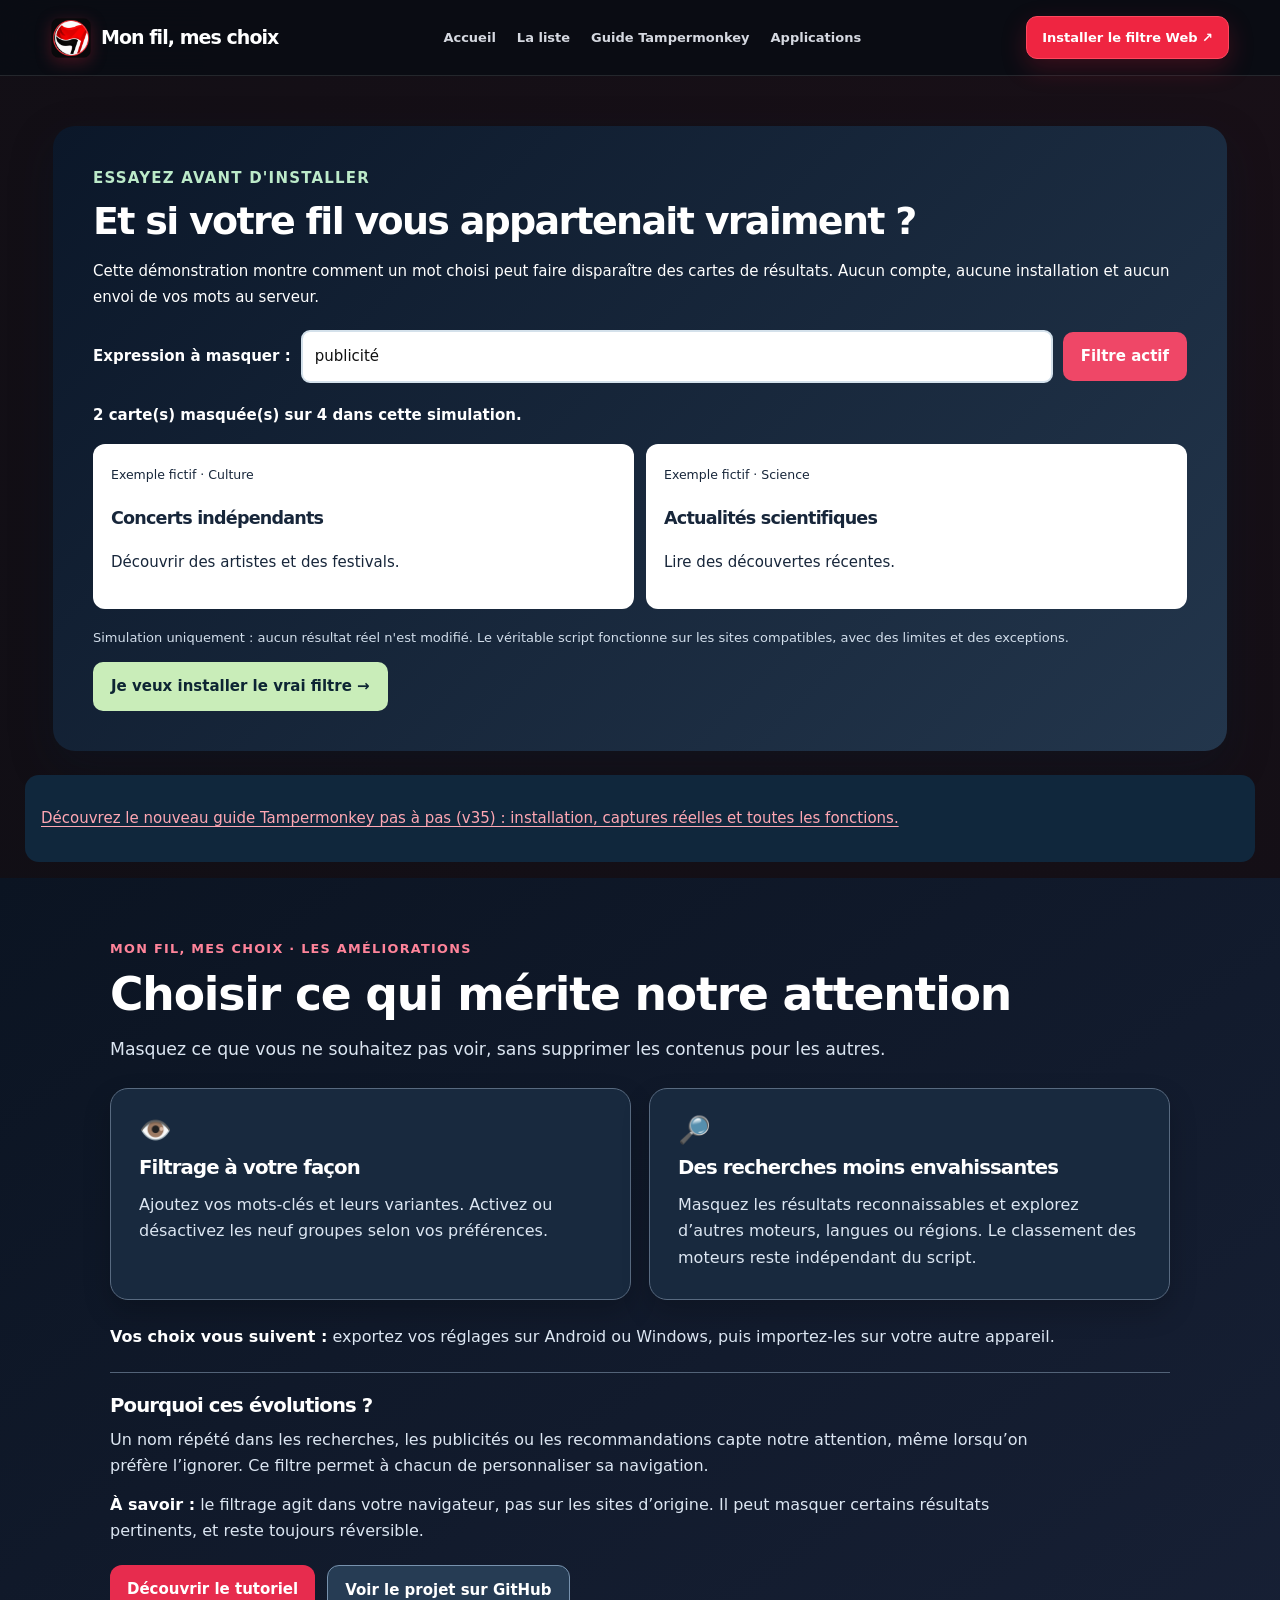
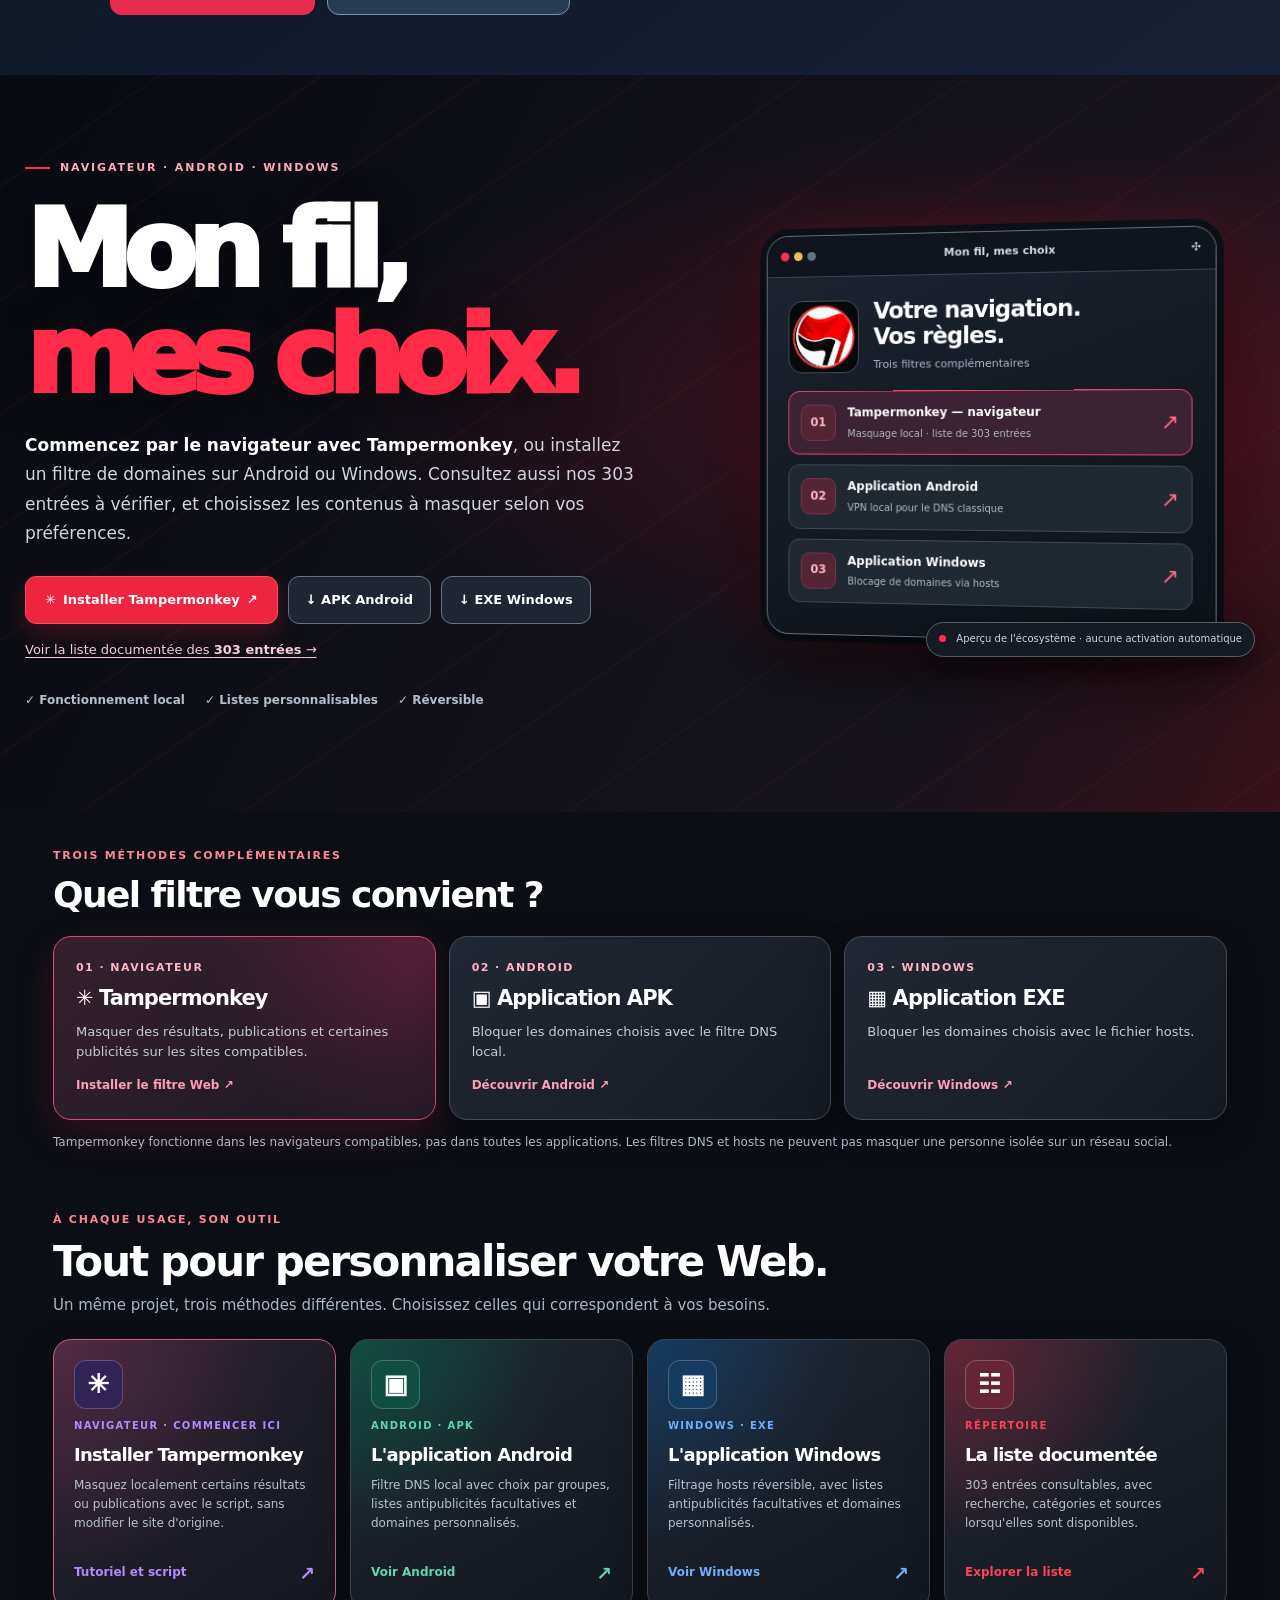
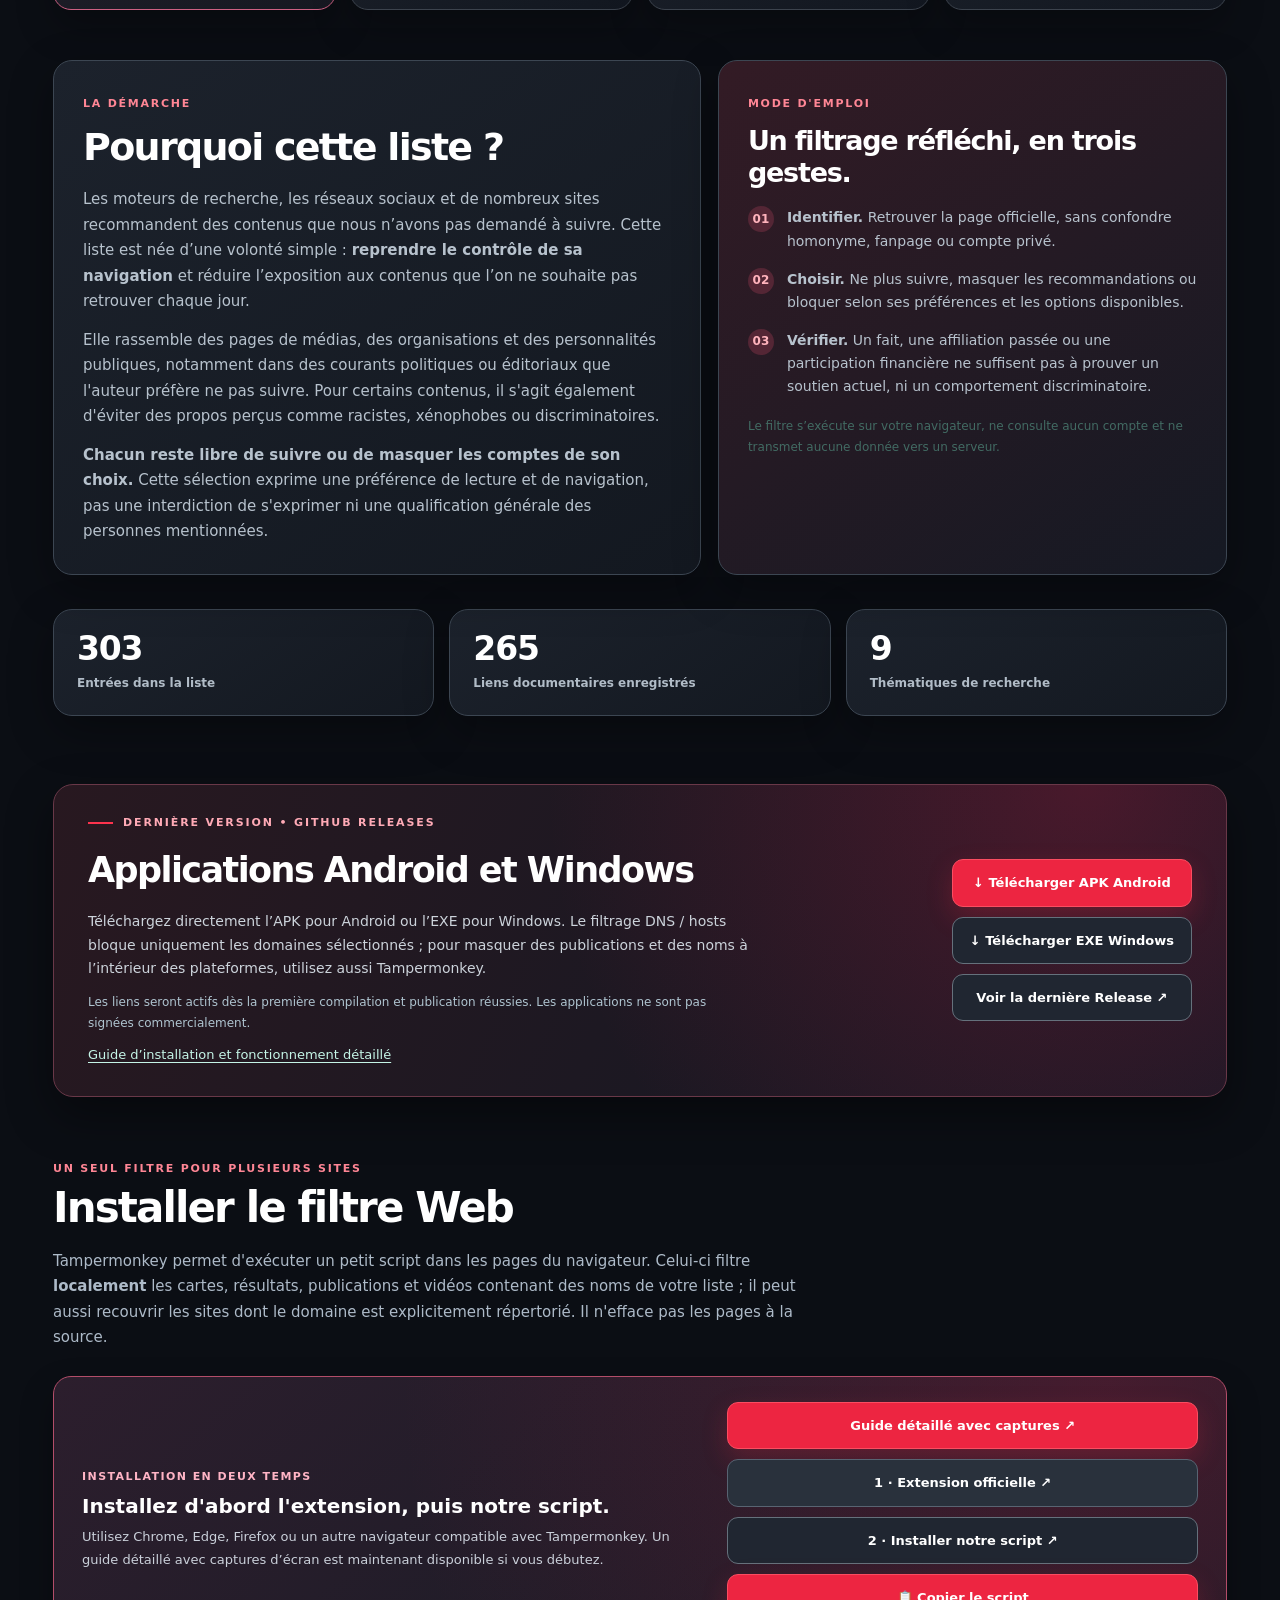
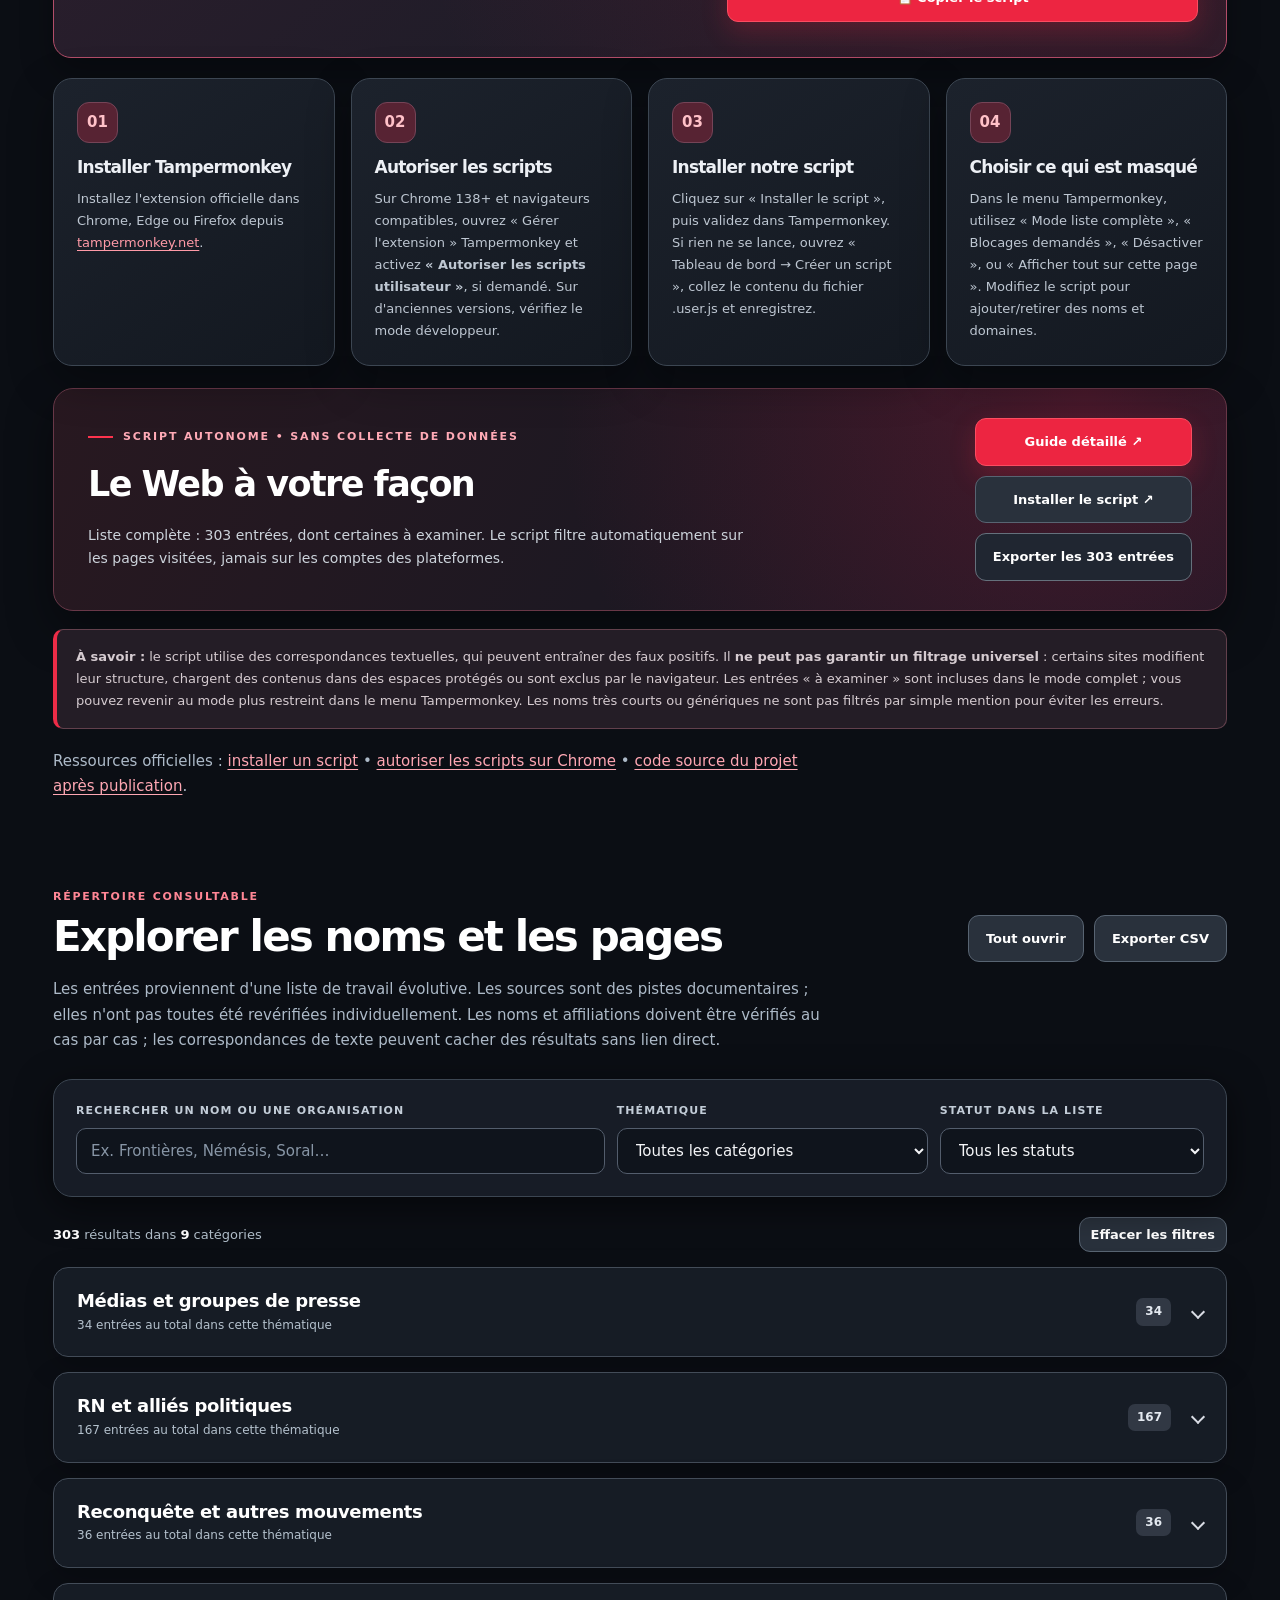
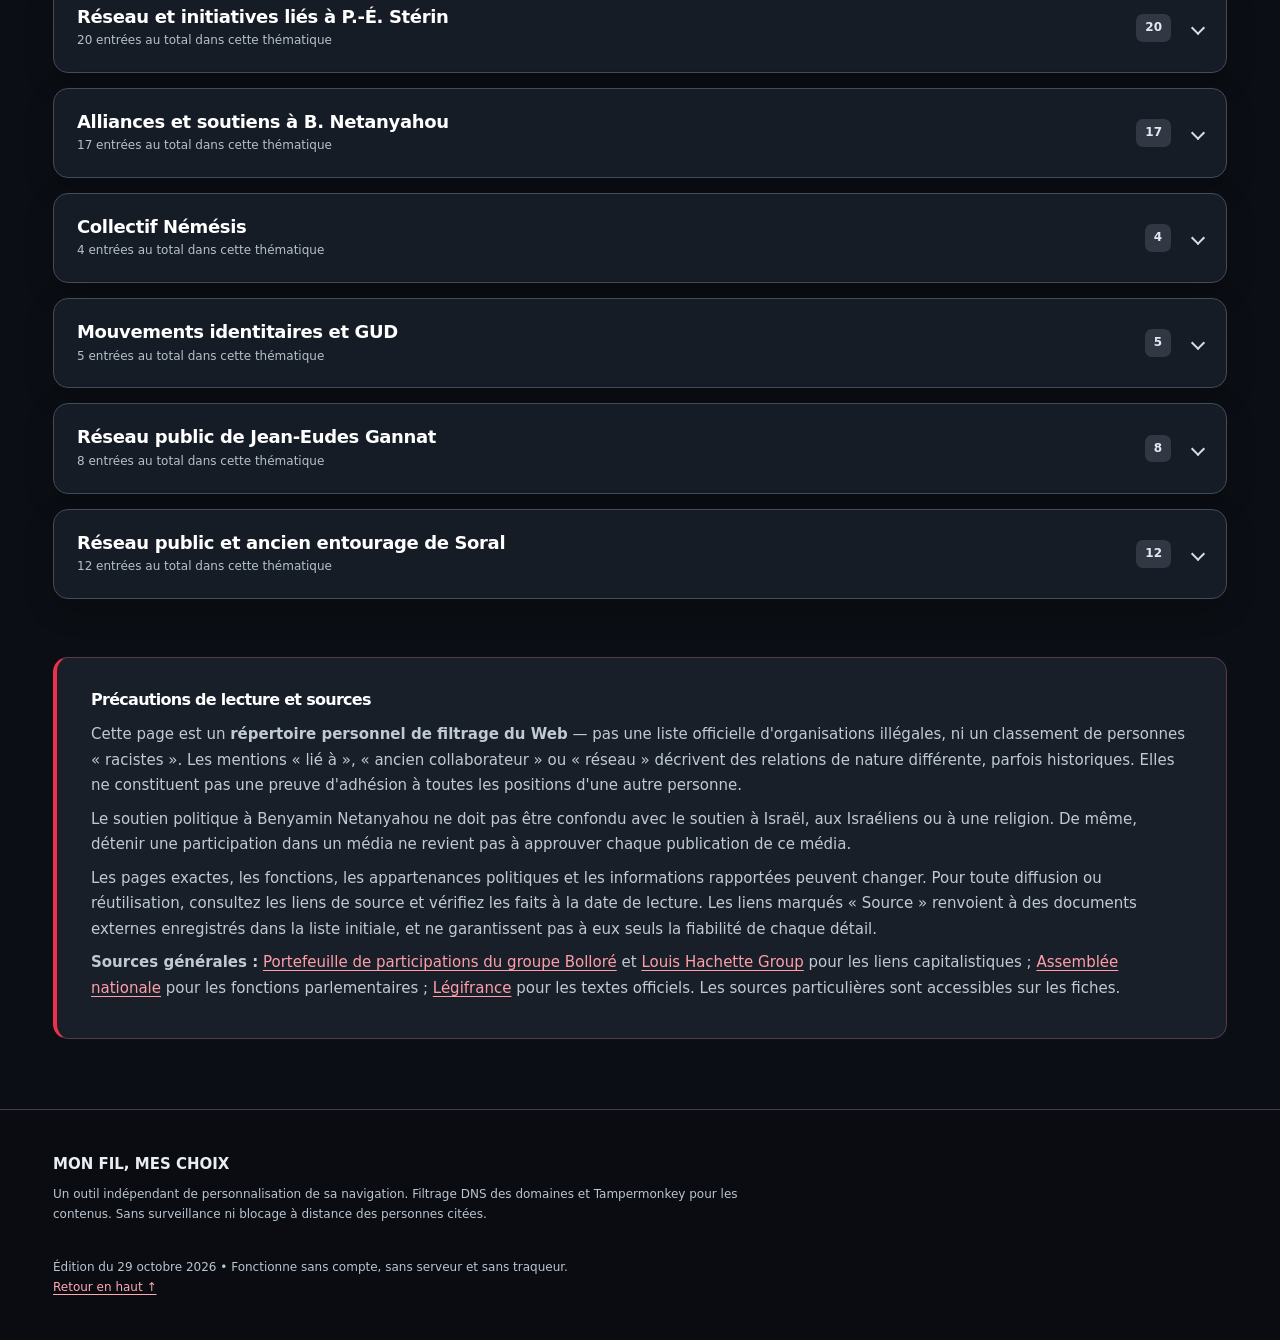
<file: site/index.html>
<!doctype html>
<html lang="fr">
<head>
  <meta charset="UTF-8">
  <meta name="viewport" content="width=device-width, initial-scale=1, viewport-fit=cover">
  <meta name="description" content="Mon fil, mes choix : filtre personnel du Web, tutoriel Tampermonkey et répertoire de 303 pages et comptes publics, avec contexte et sources.">
  <meta name="theme-color" content="#0b1524">
  <link rel="icon" type="image/png" href="./assets/favicon.png">
  <meta property="og:title" content="Mon fil, mes choix — Annuaire et filtre Web personnel">
  <meta property="og:description" content="Une liste documentée pour mieux choisir les pages que l'on souhaite suivre ou masquer, avec recherche, catégories et précautions de vérification.">
  <title>Mon fil, mes choix — Annuaire et filtre Web personnel</title>
  <style>
    :root { color-scheme: light; --ink:#132437; --mid:#46576a; --muted:#6c7d90; --bg:#f3f5f8; --paper:#fff; --navy:#0a1728; --navy2:#11283d; --lime:#d9efb4; --teal:#1d746b; --line:#e2e8ee; --amber:#c87337; --shadow:0 18px 44px rgba(6,24,41,.08); }
    * { box-sizing:border-box; }
    html { scroll-behavior:smooth; }
    body { margin:0; color:var(--ink); background:var(--bg); font-family: Inter, system-ui, -apple-system, 'Segoe UI', sans-serif; font-size:15px; line-height:1.58; }
    button,input,select {font:inherit}
    a {color:var(--teal);text-underline-offset:3px}
    a:hover {text-decoration-thickness:2px}
    .shell {max-width:1190px;margin:auto;padding:0 28px}
    .topbar {background:var(--navy);border-bottom:1px solid #304357;color:#fff;position:relative;z-index:10}
    .topbar-inner {min-height:72px;display:flex;align-items:center;justify-content:space-between;gap:16px}
    .brand{display:flex;align-items:center;gap:12px;text-decoration:none;color:#fff;font-size:14px;font-weight:850;letter-spacing:.02em}
    .mark {width:33px;height:33px;border:1px solid #9fcbac;border-radius:11px;display:grid;place-items:center;color:#d9efb4;font-size:21px}
    .topnav {display:flex;align-items:center;gap:25px}
    .topnav a {color:#d7e0e9;text-decoration:none;font-size:13px;font-weight:650}
    .topnav a:hover {color:#fff}
    .hero {background:radial-gradient(circle at 90% 0%,#27445a 0, transparent 38%),radial-gradient(circle at 2% 90%,#17384d 0,transparent 36%),linear-gradient(130deg,#081525,#142b3d);color:#fff;overflow:hidden}
    .hero-in {position:relative;padding:86px 0 92px}
    .hero-in::after {content:'';position:absolute;width:325px;height:325px;border-radius:50%;right:10px;top:30px;border:1px solid rgba(213,238,193,.2);box-shadow:0 0 0 50px rgba(213,238,193,.023),0 0 0 100px rgba(213,238,193,.022);pointer-events:none}
    .eyebrow {text-transform:uppercase;font-size:11px;font-weight:850;letter-spacing:.19em;color:#d9efb4;display:flex;align-items:center;gap:10px}
    .eyebrow::before {content:'';background:#d9efb4;width:25px;height:2px;display:inline-block}
    h1 {font-family:Georgia, 'Times New Roman', serif;max-width:800px;font-size:clamp(52px,7.2vw,94px);letter-spacing:-.055em;font-weight:500;line-height:1.04;margin:19px 0 25px}
    .hero-lead {max-width:690px;color:#d3dfe6;font-size:18px;line-height:1.75;margin:0 0 28px}
    .hero-meta {display:flex;flex-wrap:wrap;gap:14px;align-items:center;margin-bottom:31px}
    .tag {display:inline-flex;align-items:center;gap:8px;border:1px solid #536679;border-radius:99px;padding:7px 12px;color:#f2f7fb;font-size:12px;font-weight:650}
    .tag .dot {background:#d9efb4;width:7px;height:7px;border-radius:50%}
    .hero-actions,.buttons {display:flex;align-items:center;flex-wrap:wrap;gap:10px}
    .btn {border:1px solid transparent;border-radius:10px;padding:12px 17px;display:inline-flex;align-items:center;justify-content:center;gap:9px;cursor:pointer;font-weight:750;font-size:13px;text-decoration:none;transition:.16s ease;background:#fff;color:var(--ink);min-height:45px}
    .btn:hover {transform:translateY(-1px);filter:brightness(.985)}
    .btn-primary {background:var(--lime);color:#152b28}
    .btn-ghost {background:transparent;color:#fff;border-color:#658094}
    .btn-light {background:#fff;border-color:#d4dce3}
    .btn:focus-visible,select:focus-visible,input:focus-visible,a:focus-visible,summary:focus-visible {outline:3px solid #84bfb0;outline-offset:2px}
    .intro-grid {display:grid;grid-template-columns:1.12fr .88fr;gap:24px;margin-top:-40px;position:relative;z-index:2}
    .paper {background:var(--paper);border:1px solid var(--line);border-radius:18px;box-shadow:var(--shadow)}
    .intro-card {padding:34px 34px 32px}
    .kicker {font-size:11px;letter-spacing:.16em;text-transform:uppercase;color:var(--teal);font-weight:900}
    h2 {font-family:Georgia,'Times New Roman',serif;font-size:clamp(27px,3vw,38px);letter-spacing:-.035em;line-height:1.2;font-weight:500;margin:10px 0 17px}
    .intro-card p {color:var(--mid);margin:0 0 13px}
    .intro-card p:last-child{margin-bottom:0}
    .note-card {padding:32px;background:#e6efe8;border-color:#d0e3d7}
    .note-card h2 {font-size:27px}
    .rule {display:flex;gap:13px;align-items:flex-start;margin:15px 0;color:#2b554c;font-size:14px}
    .rule .num {display:grid;place-items:center;flex-shrink:0;width:26px;height:26px;border-radius:50%;background:#d2e3d6;color:#164c45;font-weight:800;font-size:12px}
    .stats {display:grid;grid-template-columns:repeat(3,minmax(0,1fr));gap:15px;margin:34px 0 18px}
    .stat {padding:21px 23px;background:#fff;border-radius:15px;border:1px solid var(--line)}
    .stat strong {display:block;font-size:33px;line-height:1.1;letter-spacing:-.035em}
    .stat span {display:block;color:var(--mid);margin-top:7px;font-size:12px;font-weight:700}
    .section {padding:42px 0 10px;scroll-margin-top:20px}
    .section-header{display:flex;align-items:flex-end;justify-content:space-between;gap:14px;margin-bottom:15px}
    .section-header h2{margin:4px 0 0}
    .section-intro{max-width:780px;color:var(--mid);margin-top:0;margin-bottom:25px}
    .toolbar{padding:22px;display:grid;grid-template-columns:minmax(0,1.7fr) minmax(200px,1fr) minmax(160px,.85fr);gap:12px;position:sticky;top:0;z-index:5;box-shadow:0 8px 30px rgba(6,24,41,.09)}
    .control label{display:block;font-size:11px;text-transform:uppercase;font-weight:850;letter-spacing:.1em;color:#596b7f;margin-bottom:8px}
    input[type=search], select{background:#f9fafc;border:1px solid #ced8e2;border-radius:10px;width:100%;height:46px;color:#132437;padding:0 14px;outline:none}
    input::placeholder{color:#81909e}
    .resultsbar{display:flex;justify-content:space-between;gap:12px;align-items:center;margin:20px 0 15px;color:var(--mid);font-size:13px;flex-wrap:wrap}
    .resultsbar b{color:var(--ink)}
    .group-list{display:grid;gap:15px}
    .group{background:#fff;border:1px solid #dce4eb;border-radius:15px;overflow:hidden;box-shadow:0 3px 13px rgba(12,34,48,.035)}
    .group-head {display:flex;align-items:center;gap:15px;padding:21px 23px;cursor:pointer;list-style:none}
    .group-head::-webkit-details-marker{display:none}
    .group-title {font-size:18px;line-height:1.3;font-weight:770;letter-spacing:-.02em}
    .group-caption{font-size:12px;color:#66798b;margin-top:3px}
    .group-count {background:#eff3f6;border-radius:7px;padding:4px 9px;font-size:12px;color:#4d6578;font-weight:800;margin-left:auto;white-space:nowrap}
    .chev{border:solid #55687b;border-width:0 2px 2px 0;padding:4px;transform:rotate(45deg);margin-left:7px;transition:transform .2s}
    details[open] .chev {transform:rotate(225deg)}
    .entries{padding:0 17px 16px}
    .entry{border-top:1px solid var(--line);padding:17px 7px;display:grid;grid-template-columns:minmax(0,1fr) auto;gap:12px 18px;align-items:start}
    .entry-title{margin:0;font-size:15px;font-weight:790;color:#193047;line-height:1.3}
    .entry-meta{font-size:12px;color:#708295;margin-top:4px}
    .entry-context{font-size:13px;color:#52657a;margin:10px 0 0;max-width:900px}
    .entry-source{font-size:12px;margin-top:7px}
    .entry-source a{color:#18756f}
    .entry-state{white-space:nowrap;font-size:11px;font-weight:850;padding:5px 9px;border-radius:99px}
    .requested{background:#e0efe3;color:#1e654a}
    .consider{background:#fff0da;color:#96602f}
    .review{background:#eaf0f6;color:#526b85}
    .slim{margin-top:10px;padding:9px 12px;font-size:12px;background:#f7f9fb;border-radius:8px;color:#627388}
    .empty{padding:30px;text-align:center;color:#596b7d}
    .disclaimer{margin:50px 0 70px;padding:29px 34px;background:#fbfcfd;border-left:4px solid #b3c3c7;border-radius:0 13px 13px 0;color:#526579}
    .disclaimer h3{margin:0 0 9px;font-size:16px;color:#2b4256}
    .disclaimer p{margin:8px 0}
    footer{background:#0b1929;color:#e8eef2;padding:42px 0}
    .foot-grid{display:flex;justify-content:space-between;gap:25px;align-items:flex-start;flex-wrap:wrap}
    footer p{max-width:690px;color:#afc1d0;font-size:12px;margin:7px 0 0}
    footer a{color:#cee2c2}
    .toast{position:fixed;bottom:18px;right:18px;background:#19382f;color:#fff;padding:12px 17px;border-radius:10px;box-shadow:var(--shadow);font-size:13px;display:none;z-index:30}
    .toast.show{display:block}
    @media(max-width:790px){.shell{padding:0 17px}.topnav{gap:12px}.topnav a{font-size:11px}.hero-in{padding:62px 0 82px}.hero-in::after{display:none}.hero-lead{font-size:16px}.intro-grid{grid-template-columns:1fr;gap:15px;margin-top:-29px}.intro-card,.note-card{padding:25px}.toolbar{grid-template-columns:1fr 1fr;position:relative}.search-control{grid-column:1/-1}.stats{gap:8px}.stat{padding:16px}.stat strong{font-size:26px}.stat span{font-size:10px}.entry{grid-template-columns:minmax(0,1fr)}.entry-state{justify-self:start}.disclaimer{padding:20px}}
    @media(max-width:450px){.topnav a:nth-child(1){display:none}.hero h1{font-size:53px}.toolbar{grid-template-columns:1fr}.search-control{grid-column:auto}.hero-actions .btn{width:100%}.stat strong{font-size:23px}.group-head{padding:17px}.group-title{font-size:15px}.group-count{padding:4px 6px}.entries{padding:0 11px 12px}.entry{padding:14px 5px}.section-header{display:block}}
    @media print {body{background:#fff!important;font-size:10pt}.topbar,.hero-actions,.toolbar,.resultsbar,.buttons{display:none!important}.hero{color:#000;background:#fff}.hero-in{padding:30px 0}.hero h1{font-size:40px}.hero-lead{color:#333}.hero-meta{color:#333}.tag{border-color:#aaa;color:#333}.intro-grid{grid-template-columns:1fr 1fr;margin:0}.paper,.group{box-shadow:none}.section{padding:10px 0}.group{break-inside:avoid}.entry{break-inside:avoid}.disclaimer{margin:20px 0}.shell{max-width:none}.group-list{display:block}.group{margin-bottom:13px}footer{background:#fff;color:#333;padding:15px}footer p{color:#333}}
    @media(prefers-reduced-motion:reduce){html{scroll-behavior:auto}.btn,.chev{transition:none}}

    .how-grid{display:grid;grid-template-columns:repeat(4,minmax(0,1fr));gap:16px;margin-bottom:22px}
    .how-card{padding:23px;min-height:245px}
    .how-card h3{font-size:17px;line-height:1.3;margin:13px 0 10px}
    .how-card p{font-size:13px;color:var(--mid);margin:0}
    .how-step{display:grid;place-items:center;background:#e6f0e4;border:1px solid #b2d5c5;color:#1d6157;font-weight:900;border-radius:12px;width:41px;height:41px}
    .install-band{background:linear-gradient(125deg,#0a1928,#18404a);color:#fff;border-radius:20px;padding:29px 34px;display:flex;justify-content:space-between;gap:24px;align-items:center}
    .install-band h3{font-size:clamp(23px,3vw,35px);margin:10px 0}
    .install-band p{max-width:660px;color:#c4d5db;font-size:14px;margin:0}
    .install-band .eyebrow{font-size:10px}
    .install-buttons{display:flex;flex-direction:column;gap:10px;flex-shrink:0}
    .btn-outline-white{background:transparent;border-color:#829da8;color:#fff}
    .notice-note{margin-top:18px;background:#fbfcff;border:1px solid #e3e8ee;border-left:4px solid #27766c;color:#3a4a58;padding:16px 19px;border-radius:10px;font-size:13px;line-height:1.7}
    @media(max-width:980px){.how-grid{grid-template-columns:repeat(2,minmax(0,1fr))}.install-band{flex-direction:column;align-items:stretch}.install-buttons{flex-direction:row;flex-wrap:wrap}}
    @media(max-width:600px){.how-grid{grid-template-columns:1fr}.how-card{min-height:0}.install-band{padding:24px 19px}.install-buttons{flex-direction:column}.install-buttons .btn{width:100%}}
  
}
.topnav{flex-wrap:wrap;justify-content:flex-end}.brand img{width:31px;height:31px;object-fit:contain;border-radius:8px}
</style>
<link rel="stylesheet" href="./assets/v8-theme.css">
</head>
<body class="v8 v8-home v10-home">
<header class="v8-header"><div class="v8-wrap v8-header-inner">
  <a class="v8-brand" href="./" aria-label="Mon fil, mes choix — Accueil"><img src="./assets/icone_antifa.png" alt="" width="42" height="42"><span>Mon fil, <strong>mes choix</strong></span></a>
  <nav class="v8-nav" aria-label="Navigation principale"><a href="./">Accueil</a><a href="./#annuaire">La liste</a><a href="./tampermonkey.html">Guide Tampermonkey</a><a href="./dns.html">Applications</a></nav>
  <a class="v8-header-cta" href="./tampermonkey.html">Installer le filtre Web <span aria-hidden="true">↗</span></a>
  <details class="v8-mobile-nav"><summary aria-label="Ouvrir le menu de navigation"><span></span><span></span><span></span></summary><nav aria-label="Navigation mobile"><a href="./">Accueil</a><a href="./#annuaire">Liste de filtrage</a><a href="./tampermonkey.html">Guide Tampermonkey</a><a href="./dns.html">APK et EXE</a></nav></details>
</div></header>
<main id="haut">
<!-- MFM-DEMO-V36-START -->
<section id="demo-invisibilite" class="section" aria-labelledby="demo-title">
 <div class="shell">
  <div style="padding:clamp(20px,4vw,40px);border-radius:22px;background:linear-gradient(135deg,#0b1729,#23364c);color:white;box-shadow:0 16px 44px #091b3140">
   <span style="color:#bceac9;font-weight:800;letter-spacing:.08em">ESSAYEZ AVANT D'INSTALLER</span>
   <h2 id="demo-title" style="color:white;margin:.5rem 0">Et si votre fil vous appartenait vraiment ?</h2>
   <p>Cette démonstration montre comment un mot choisi peut faire disparaître des cartes de résultats. Aucun compte, aucune installation et aucun envoi de vos mots au serveur.</p>
   <div style="display:flex;flex-wrap:wrap;align-items:center;gap:10px;margin:20px 0">
    <label for="demo-terme" style="font-weight:700">Expression à masquer :</label>
    <input id="demo-terme" value="publicité" maxlength="70" autocomplete="off" style="flex:1;min-width:170px;padding:12px;border:2px solid #d4e1eb;border-radius:9px;background:white;color:#111">
    <button id="demo-toggle" type="button" aria-pressed="true" style="background:#ef4767;border:0;color:white;border-radius:10px;padding:12px 18px;font-weight:800;cursor:pointer">Filtre actif</button>
   </div>
   <p id="demo-etat" role="status" aria-live="polite" style="font-weight:700">Démonstration activée.</p>
   <div id="demo-cartes" style="display:grid;grid-template-columns:repeat(auto-fit,minmax(205px,1fr));gap:12px">
    <article data-demo-text="publicité promotion sponsorisée offres" style="background:white;color:#17263a;border-radius:12px;padding:18px"><small>Exemple fictif · Annonce</small><h3>Publicité et promotions</h3><p>Une offre commerciale mise en avant.</p></article>
    <article data-demo-text="musique concerts festivals" style="background:white;color:#17263a;border-radius:12px;padding:18px"><small>Exemple fictif · Culture</small><h3>Concerts indépendants</h3><p>Découvrir des artistes et des festivals.</p></article>
    <article data-demo-text="publicité réseaux sociaux ciblage" style="background:white;color:#17263a;border-radius:12px;padding:18px"><small>Exemple fictif · Réseaux</small><h3>Publicité sur les réseaux</h3><p>Comprendre les recommandations commerciales.</p></article>
    <article data-demo-text="science environnement recherche" style="background:white;color:#17263a;border-radius:12px;padding:18px"><small>Exemple fictif · Science</small><h3>Actualités scientifiques</h3><p>Lire des découvertes récentes.</p></article>
   </div>
   <p style="font-size:13px;color:#d2deeb;margin-top:18px">Simulation uniquement : aucun résultat réel n'est modifié. Le véritable script fonctionne sur les sites compatibles, avec des limites et des exceptions.</p>
   <a href="./tampermonkey.html#nouveau-guide" style="display:inline-block;padding:12px 18px;background:#c9edb9;color:#0d2533;border-radius:10px;font-weight:800;text-decoration:none">Je veux installer le vrai filtre →</a>
  </div>
 </div>
</section>
<script>
(()=>{
 const field=document.getElementById('demo-terme'), toggle=document.getElementById('demo-toggle'), state=document.getElementById('demo-etat');
 const cards=[...document.querySelectorAll('#demo-cartes article')];
 let active=true;
 const normalize=s=>String(s).normalize('NFD').replace(/[\u0300-\u036f]/g,'').toLowerCase().trim();
 function update(){
  const term=normalize(field.value);let count=0;
  for(const card of cards){const hide=active && term.length>=3 && normalize(card.dataset.demoText).includes(term);card.hidden=hide;card.style.display=hide?'none':'';if(hide)count++}
  toggle.textContent=active?'Filtre actif':'Filtre désactivé';toggle.setAttribute('aria-pressed',String(active));
  state.textContent=active?`${count} carte(s) masquée(s) sur ${cards.length} dans cette simulation.`:'Toutes les cartes sont réaffichées.';
 }
 field.addEventListener('input',update);toggle.addEventListener('click',()=>{active=!active;update()});update();
})();
</script>
<!-- MFM-DEMO-V36-END -->
<div class="shell" style="margin:16px auto;padding:16px;border-radius:14px;background:#10273c;color:white"><p><a href="./tampermonkey.html#nouveau-guide">Découvrez le nouveau guide Tampermonkey pas à pas (v35) : installation, captures réelles et toutes les fonctions.</a></p></div>
<!-- MFM-NOUVEAUTES-V33 -->
<style id="mfm-avancees-v45-style">
  #avancees.mfm-v45 {background:linear-gradient(145deg,#0b1422 0%,#172035 100%)!important;color:#f5f7fb!important;padding:clamp(28px,5vw,60px) 0!important;overflow:hidden}
  #avancees.mfm-v45 .shell{max-width:1120px;width:100%;margin:auto;padding:0 clamp(16px,4vw,30px);box-sizing:border-box}
  #avancees.mfm-v45 .mfm45-kicker{font-size:.8rem;font-weight:800;letter-spacing:.10em;text-transform:uppercase;color:#ff849a!important}
  #avancees.mfm-v45 h2{font-size:clamp(1.8rem,4vw,2.85rem)!important;line-height:1.14!important;color:#fff!important;margin:10px 0 14px!important;letter-spacing:-.025em;overflow-wrap:break-word}
  #avancees.mfm-v45 h3{font-size:1.23rem!important;line-height:1.3!important;color:#fff!important;margin:0 0 11px!important}
  #avancees.mfm-v45 p,#avancees.mfm-v45 .mfm45-description{color:#dce6f2!important;font-size:1rem!important;line-height:1.65!important;opacity:1!important}
  #avancees.mfm-v45 .mfm45-lead{max-width:780px;margin:0 0 24px!important;font-size:1.08rem!important}
  #avancees.mfm-v45 .mfm45-grid{display:grid;grid-template-columns:repeat(2,minmax(0,1fr));gap:18px;margin:24px 0}
  #avancees.mfm-v45 .mfm45-card{min-width:0;border:1px solid #586a80!important;background:#18293e!important;border-radius:18px;padding:clamp(20px,3vw,28px);box-shadow:0 12px 28px #0003;color:#fff!important}
  #avancees.mfm-v45 .mfm45-icon{font-size:1.65rem;margin-bottom:12px;line-height:1}
  #avancees.mfm-v45 .mfm45-card p{margin:0!important}
  #avancees.mfm-v45 .mfm45-foot{margin-top:22px;padding-top:20px;border-top:1px solid #536378}
  #avancees.mfm-v45 .mfm45-foot h3{margin:0 0 8px!important}
  #avancees.mfm-v45 .mfm45-foot p{margin:0 0 12px!important;max-width:930px}
  #avancees.mfm-v45 .mfm45-links{display:flex;flex-wrap:wrap;gap:12px;margin-top:20px}
  #avancees.mfm-v45 .mfm45-links a{display:inline-block;background:#e72c4e!important;color:#fff!important;padding:12px 17px;border-radius:12px;font-weight:750;text-decoration:none!important}
  #avancees.mfm-v45 .mfm45-links a+ a{background:#263c54!important;border:1px solid #7792ae}
  #avancees.mfm-v45 .mfm45-links a:focus-visible{outline:3px solid #fff;outline-offset:3px}
  @media(max-width:700px){
    #avancees.mfm-v45 .mfm45-grid{grid-template-columns:1fr;gap:14px}
    #avancees.mfm-v45 .mfm45-card{padding:20px}
    #avancees.mfm-v45 .mfm45-links{flex-direction:column}
    #avancees.mfm-v45 .mfm45-links a{text-align:center}
  }
</style>
<section class="section mfm-v45" id="avancees" aria-label="Ce que permet le filtre Web">
 <div class="shell">
  <div class="mfm45-kicker">Mon fil, mes choix · Les améliorations</div>
  <h2>Choisir ce qui mérite notre attention</h2>
  <p class="mfm45-lead">Masquez ce que vous ne souhaitez pas voir, sans supprimer les contenus pour les autres.</p>
  <div class="mfm45-grid">
   <article class="mfm45-card">
    <div class="mfm45-icon" aria-hidden="true">👁️</div>
    <h3>Filtrage à votre façon</h3>
    <p>Ajoutez vos mots-clés et leurs variantes. Activez ou désactivez les neuf groupes selon vos préférences.</p>
   </article>
   <article class="mfm45-card">
    <div class="mfm45-icon" aria-hidden="true">🔎</div>
    <h3>Des recherches moins envahissantes</h3>
    <p>Masquez les résultats reconnaissables et explorez d’autres moteurs, langues ou régions. Le classement des moteurs reste indépendant du script.</p>
   </article>
  </div>
  <p class="mfm45-description"><strong style="color:#fff">Vos choix vous suivent :</strong> exportez vos réglages sur Android ou Windows, puis importez-les sur votre autre appareil.</p>
  <div class="mfm45-foot">
   <h3>Pourquoi ces évolutions ?</h3>
   <p>Un nom répété dans les recherches, les publicités ou les recommandations capte notre attention, même lorsqu’on préfère l’ignorer. Ce filtre permet à chacun de personnaliser sa navigation.</p>
   <p><strong style="color:#fff">À savoir :</strong> le filtrage agit dans votre navigateur, pas sur les sites d’origine. Il peut masquer certains résultats pertinents, et reste toujours réversible.</p>
  </div>
  <div class="mfm45-links"><a href="./tampermonkey.html">Découvrir le tutoriel</a><a href="https://github.com/janintibo-art/mon-fil-mes-choix" rel="noopener noreferrer">Voir le projet sur GitHub</a></div>
 </div>
</section>
<!-- /MFM-NOUVEAUTES-V33 -->

  <section class="hero v8-hero"><div class="shell hero-in v8-hero-grid">
  <div class="v8-hero-copy"><div class="eyebrow">NAVIGATEUR · ANDROID · WINDOWS</div>
    <h1>Mon fil,<br><em>mes choix.</em></h1>
    <p class="hero-lead"><strong>Commencez par le navigateur avec Tampermonkey</strong>, ou installez un filtre de domaines sur Android ou Windows. Consultez aussi nos 303 entrées à vérifier, et choisissez les contenus à masquer selon vos préférences.</p>
    <div class="hero-actions v8-hero-actions v10-hero-actions"><a class="btn btn-primary v10-primary-cta" href="./tampermonkey.html" aria-label="Ouvrir le guide détaillé Tampermonkey avec captures d’écran"><span aria-hidden="true">✳</span> Installer Tampermonkey <span aria-hidden="true">↗</span></a><a class="btn btn-ghost" href="https://github.com/janintibo-art/mon-fil-mes-choix/releases/latest/download/MonFilMesChoix_DNS.apk" rel="noopener noreferrer" aria-label="Télécharger l'application Android APK">↓ APK Android</a><a class="btn btn-ghost" href="https://github.com/janintibo-art/mon-fil-mes-choix/releases/latest/download/MonFilMesChoix_DNS.exe" rel="noopener noreferrer" aria-label="Télécharger le logiciel Windows EXE">↓ EXE Windows</a></div>
    <p class="v10-small-link"><a href="#annuaire">Voir la liste documentée des <strong>303 entrées</strong> <span aria-hidden="true">→</span></a></p>
    <div class="v8-hero-foot"><span>✓ Fonctionnement local</span><span>✓ Listes personnalisables</span><span>✓ Réversible</span></div>
  </div>
  <div class="v8-hero-visual" aria-label="Aperçu illustratif des outils de filtrage"><div class="v8-flag-glow"></div>
    <div class="v8-monitor"><div class="v8-window-head"><span class="v8-window-dots"><i></i><i></i><i></i></span><span>Mon fil, mes choix</span><span class="v8-window-cross">✣</span></div>
      <div class="v8-window-content"><div class="v8-window-title"><img src="./assets/icone_antifa.png" alt="" width="74" height="74"><div><strong>Votre navigation.<br>Vos règles.</strong><small>Trois filtres complémentaires</small></div></div>
        <div class="v8-visual-rule v10-visual-main"><span class="v8-visual-square">01</span><div><strong>Tampermonkey — navigateur</strong><small>Masquage local · liste de <span id="hero-count">303</span> entrées</small></div><span class="v8-visual-arrow">↗</span></div>
        <div class="v8-visual-rule"><span class="v8-visual-square">02</span><div><strong>Application Android</strong><small>VPN local pour le DNS classique</small></div><span class="v8-visual-arrow">↗</span></div>
        <div class="v8-visual-rule"><span class="v8-visual-square">03</span><div><strong>Application Windows</strong><small>Blocage de domaines via hosts</small></div><span class="v8-visual-arrow">↗</span></div>
      </div>
    </div>
    <div class="v8-float-note"><span class="v8-tiny-dot"></span> Aperçu de l'écosystème · aucune activation automatique</div>
  </div>
</div></section>
  <div class="shell">
    <section class="v10-tool-bar" aria-label="Choisir sa méthode de filtrage">
      <div class="v10-tool-heading"><span class="kicker">TROIS MÉTHODES COMPLÉMENTAIRES</span><h2>Quel filtre vous convient&nbsp;?</h2></div>
      <div class="v10-tool-grid">
        <a href="./tampermonkey.html" class="v10-tool v10-tool-featured"><span class="v10-tool-num">01 · NAVIGATEUR</span><strong>✳ Tampermonkey</strong><span>Masquer des résultats, publications et certaines publicités sur les sites compatibles.</span><b>Installer le filtre Web ↗</b></a>
        <a href="./dns.html#android" class="v10-tool"><span class="v10-tool-num">02 · ANDROID</span><strong>▣ Application APK</strong><span>Bloquer les domaines choisis avec le filtre DNS local.</span><b>Découvrir Android ↗</b></a>
        <a href="./dns.html#windows" class="v10-tool"><span class="v10-tool-num">03 · WINDOWS</span><strong>▦ Application EXE</strong><span>Bloquer les domaines choisis avec le fichier hosts.</span><b>Découvrir Windows ↗</b></a>
      </div>
      <p class="v10-tool-foot">Tampermonkey fonctionne dans les navigateurs compatibles, pas dans toutes les applications. Les filtres DNS et hosts ne peuvent pas masquer une personne isolée sur un réseau social.</p>
    </section>
    <section class="v8-feature-section" aria-label="Découvrir les outils"><div class="v8-section-top"><span class="kicker">À CHAQUE USAGE, SON OUTIL</span><h2>Tout pour personnaliser votre Web.</h2><p>Un même projet, trois méthodes différentes. Choisissez celles qui correspondent à vos besoins.</p></div>
 <div class="v8-feature-grid">
  <a class="v8-feature-card card-violet v10-featured-card" href="./tampermonkey.html"><span class="v8-feature-icon" aria-hidden="true">✳</span><span class="v8-feature-caption">NAVIGATEUR · COMMENCER ICI</span><strong>Installer Tampermonkey</strong><span>Masquez localement certains résultats ou publications avec le script, sans modifier le site d'origine.</span><span class="v8-feature-link">Tutoriel et script <b>↗</b></span></a>
  <a class="v8-feature-card card-green" href="./dns.html#android"><span class="v8-feature-icon" aria-hidden="true">▣</span><span class="v8-feature-caption">ANDROID · APK</span><strong>L'application Android</strong><span>Filtre DNS local avec choix par groupes, listes antipublicités facultatives et domaines personnalisés.</span><span class="v8-feature-link">Voir Android <b>↗</b></span></a>
  <a class="v8-feature-card card-blue" href="./dns.html#windows"><span class="v8-feature-icon" aria-hidden="true">▦</span><span class="v8-feature-caption">WINDOWS · EXE</span><strong>L'application Windows</strong><span>Filtrage hosts réversible, avec listes antipublicités facultatives et domaines personnalisés.</span><span class="v8-feature-link">Voir Windows <b>↗</b></span></a>
  <a class="v8-feature-card card-red" href="#annuaire"><span class="v8-feature-icon" aria-hidden="true">☷</span><span class="v8-feature-caption">RÉPERTOIRE</span><strong>La liste documentée</strong><span>303 entrées consultables, avec recherche, catégories et sources lorsqu'elles sont disponibles.</span><span class="v8-feature-link">Explorer la liste <b>↗</b></span></a>
 </div>
</section>
<section id="pourquoi" class="intro-grid" aria-label="Présentation et objectifs">
      <article class="paper intro-card"><span class="kicker">La démarche</span><h2>Pourquoi cette liste ?</h2>
        <p>Les moteurs de recherche, les réseaux sociaux et de nombreux sites recommandent des contenus que nous n’avons pas demandé à suivre. Cette liste est née d’une volonté simple : <strong>reprendre le contrôle de sa navigation</strong> et réduire l’exposition aux contenus que l’on ne souhaite pas retrouver chaque jour.</p>
        <p>Elle rassemble des pages de médias, des organisations et des personnalités publiques, notamment dans des courants politiques ou éditoriaux que l'auteur préfère ne pas suivre. Pour certains contenus, il s'agit également d'éviter des propos perçus comme racistes, xénophobes ou discriminatoires.</p>
        <p><strong>Chacun reste libre de suivre ou de masquer les comptes de son choix.</strong> Cette sélection exprime une préférence de lecture et de navigation, pas une interdiction de s'exprimer ni une qualification générale des personnes mentionnées.</p>
      </article>
      <aside class="paper note-card"><span class="kicker">Mode d'emploi</span><h2>Un filtrage réfléchi, en trois gestes.</h2>
        <div class="rule"><span class="num">01</span><span><strong>Identifier.</strong> Retrouver la page officielle, sans confondre homonyme, fanpage ou compte privé.</span></div>
        <div class="rule"><span class="num">02</span><span><strong>Choisir.</strong> Ne plus suivre, masquer les recommandations ou bloquer selon ses préférences et les options disponibles.</span></div>
        <div class="rule"><span class="num">03</span><span><strong>Vérifier.</strong> Un fait, une affiliation passée ou une participation financière ne suffisent pas à prouver un soutien actuel, ni un comportement discriminatoire.</span></div>
        <p style="font-size:12px;color:#426b63;margin:18px 0 0">Le filtre s’exécute sur votre navigateur, ne consulte aucun compte et ne transmet aucune donnée vers un serveur.</p>
      </aside>
    </section>
    <div class="stats" aria-label="Résumé de la liste"><div class="stat"><strong id="stat-total">303</strong><span>Entrées dans la liste</span></div><div class="stat"><strong id="stat-sources">—</strong><span>Liens documentaires enregistrés</span></div><div class="stat"><strong>9</strong><span>Thématiques de recherche</span></div></div>

    <section class="section" id="applications" aria-label="Télécharger les applications Android et Windows">
      <div class="install-band">
        <div>
          <span class="eyebrow">Dernière version • GitHub Releases</span>
          <h3>Applications Android et Windows</h3>
          <p>Téléchargez directement l’APK pour Android ou l’EXE pour Windows. Le filtrage DNS / hosts bloque uniquement les domaines sélectionnés ; pour masquer des publications et des noms à l’intérieur des plateformes, utilisez aussi Tampermonkey.</p>
          <p style="margin-top:11px;font-size:12px;color:#afc4d0">Les liens seront actifs dès la première compilation et publication réussies. Les applications ne sont pas signées commercialement.</p>
          <a href="./dns.html" style="display:inline-block;color:#c5f5e7;font-size:13px;margin-top:11px">Guide d’installation et fonctionnement détaillé</a>
        </div>
        <div class="install-buttons">
          <a class="btn btn-primary" href="https://github.com/janintibo-art/mon-fil-mes-choix/releases/latest/download/MonFilMesChoix_DNS.apk" rel="noopener noreferrer" aria-label="Télécharger directement l'APK Android depuis la dernière Release GitHub">↓ Télécharger APK Android</a>
          <a class="btn btn-outline-white" href="https://github.com/janintibo-art/mon-fil-mes-choix/releases/latest/download/MonFilMesChoix_DNS.exe" rel="noopener noreferrer" aria-label="Télécharger directement l'EXE Windows depuis la dernière Release GitHub">↓ Télécharger EXE Windows</a>
          <a class="btn btn-outline-white" href="https://github.com/janintibo-art/mon-fil-mes-choix/releases/latest" rel="noopener noreferrer">Voir la dernière Release ↗</a>
        </div>
      </div>
    </section>

    <section class="section" id="tampermonkey" aria-label="Installer Tampermonkey et le filtre Web">
      <div class="section-header"><div><span class="kicker">Un seul filtre pour plusieurs sites</span><h2>Installer le filtre Web</h2></div></div>
      <p class="section-intro">Tampermonkey permet d'exécuter un petit script dans les pages du navigateur. Celui-ci filtre <strong>localement</strong> les cartes, résultats, publications et vidéos contenant des noms de votre liste ; il peut aussi recouvrir les sites dont le domaine est explicitement répertorié. Il n'efface pas les pages à la source.</p>
      <div class="v10-script-steps" aria-label="Accès direct à Tampermonkey et au script">
        <div><span class="v10-tool-num">INSTALLATION EN DEUX TEMPS</span><strong>Installez d'abord l'extension, puis notre script.</strong><p>Utilisez Chrome, Edge, Firefox ou un autre navigateur compatible avec Tampermonkey. Un guide détaillé avec captures d’écran est maintenant disponible si vous débutez.</p></div>
        <div class="v10-script-buttons"><a class="btn btn-primary" href="./tampermonkey.html">Guide détaillé avec captures ↗</a><a class="btn btn-light" href="https://www.tampermonkey.net/" target="_blank" rel="noopener noreferrer">1 · Extension officielle ↗</a><a class="btn btn-ghost" href="./tampermonkey/mon-fil-mes-choix.user.js">2 · Installer notre script ↗</a><button type="button" class="btn btn-primary" id="mfm-copy-v42">📋 Copier le script</button><span id="mfm-copy-status-v42" role="status" aria-live="polite"></span></div>
      </div>
      <div class="how-grid">
        <article class="paper how-card"><span class="how-step">01</span><h3>Installer Tampermonkey</h3><p>Installez l'extension officielle dans Chrome, Edge ou Firefox depuis <a href="https://www.tampermonkey.net/" rel="noopener noreferrer" target="_blank">tampermonkey.net</a>.</p></article>
        <article class="paper how-card"><span class="how-step">02</span><h3>Autoriser les scripts</h3><p>Sur Chrome 138+ et navigateurs compatibles, ouvrez « Gérer l'extension » Tampermonkey et activez <strong>« Autoriser les scripts utilisateur »</strong>, si demandé. Sur d'anciennes versions, vérifiez le mode développeur.</p></article>
        <article class="paper how-card"><span class="how-step">03</span><h3>Installer notre script</h3><p>Cliquez sur « Installer le script », puis validez dans Tampermonkey. Si rien ne se lance, ouvrez « Tableau de bord → Créer un script », collez le contenu du fichier .user.js et enregistrez.</p></article>
        <article class="paper how-card"><span class="how-step">04</span><h3>Choisir ce qui est masqué</h3><p>Dans le menu Tampermonkey, utilisez « Mode liste complète », « Blocages demandés », « Désactiver », ou « Afficher tout sur cette page ». Modifiez le script pour ajouter/retirer des noms et domaines.</p></article>
      </div>
      <div class="install-band">
        <div><span class="eyebrow">Script autonome • sans collecte de données</span><h3>Le Web à votre façon</h3><p>Liste complète : 303 entrées, dont certaines à examiner. Le script filtre automatiquement sur les pages visitées, jamais sur les comptes des plateformes.</p></div>
        <div class="install-buttons"><a class="btn btn-primary" href="./tampermonkey.html">Guide détaillé ↗</a><a class="btn btn-light" href="./tampermonkey/mon-fil-mes-choix.user.js">Installer le script ↗</a><a class="btn btn-outline-white" href="./liste_v8.csv" download>Exporter les 303 entrées</a></div>
      </div>
      <div class="notice-note" role="note"><strong>À savoir :</strong> le script utilise des correspondances textuelles, qui peuvent entraîner des faux positifs. Il <strong>ne peut pas garantir un filtrage universel</strong> : certains sites modifient leur structure, chargent des contenus dans des espaces protégés ou sont exclus par le navigateur. Les entrées « à examiner » sont incluses dans le mode complet ; vous pouvez revenir au mode plus restreint dans le menu Tampermonkey. Les noms très courts ou génériques ne sont pas filtrés par simple mention pour éviter les erreurs.</div>
      <p class="section-intro" style="margin-top:20px">Ressources officielles : <a href="https://www.tampermonkey.net/faq.php?locale=fr&q=Q102" target="_blank" rel="noopener noreferrer">installer un script</a> • <a href="https://www.tampermonkey.net/faq.php?ext=dhdg&locale=fr&q=Q209" target="_blank" rel="noopener noreferrer">autoriser les scripts sur Chrome</a> • <a href="https://github.com/janintibo-art/mon-fil-mes-choix" target="_blank" rel="noopener noreferrer">code source du projet après publication</a>.</p>
    </section>
<section class="section" id="annuaire">
      <div class="section-header"><div><span class="kicker">Répertoire consultable</span><h2>Explorer les noms et les pages</h2></div><div class="buttons"><button class="btn btn-light" type="button" id="expand">Tout ouvrir</button><button class="btn btn-light" type="button" id="csv">Exporter CSV</button></div></div>
      <p class="section-intro">Les entrées proviennent d'une liste de travail évolutive. Les sources sont des pistes documentaires ; elles n'ont pas toutes été revérifiées individuellement. Les noms et affiliations doivent être vérifiés au cas par cas ; les correspondances de texte peuvent cacher des résultats sans lien direct.</p>
      <div class="paper toolbar" role="search" aria-label="Rechercher et filtrer les entrées">
        <div class="control search-control"><label for="search">Rechercher un nom ou une organisation</label><input id="search" type="search" placeholder="Ex. Frontières, Némésis, Soral…" autocomplete="off"></div>
        <div class="control"><label for="category">Thématique</label><select id="category"><option value="all">Toutes les catégories</option></select></div>
        <div class="control"><label for="status">Statut dans la liste</label><select id="status"><option value="all">Tous les statuts</option><option value="requested">Blocage explicitement demandé</option><option value="consider">Blocage envisagé</option><option value="review">À examiner</option></select></div>
      </div>
      <div class="resultsbar"><span><b id="visible-count">303</b> résultats dans <b id="visible-groups">9</b> catégories</span><button class="btn btn-light" type="button" id="reset" style="min-height:34px;padding:6px 11px">Effacer les filtres</button></div>
      <div class="group-list" id="groups" aria-live="polite"></div>
      <div class="empty paper" id="empty" hidden>Aucun résultat pour ces filtres. Essayez une autre recherche.</div>
    </section>
    <section class="disclaimer" id="methodologie"><h3>Précautions de lecture et sources</h3>
      <p>Cette page est un <strong>répertoire personnel de filtrage du Web</strong> — pas une liste officielle d'organisations illégales, ni un classement de personnes « racistes ». Les mentions « lié à », « ancien collaborateur » ou « réseau » décrivent des relations de nature différente, parfois historiques. Elles ne constituent pas une preuve d'adhésion à toutes les positions d'une autre personne.</p>
      <p>Le soutien politique à Benyamin Netanyahou ne doit pas être confondu avec le soutien à Israël, aux Israéliens ou à une religion. De même, détenir une participation dans un média ne revient pas à approuver chaque publication de ce média.</p>
      <p>Les pages exactes, les fonctions, les appartenances politiques et les informations rapportées peuvent changer. Pour toute diffusion ou réutilisation, consultez les liens de source et vérifiez les faits à la date de lecture. Les liens marqués « Source » renvoient à des documents externes enregistrés dans la liste initiale, et ne garantissent pas à eux seuls la fiabilité de chaque détail.</p>
      <p><strong>Sources générales :</strong> <a href="https://www.bollore.com/fr/portefeuille-de-participation/" target="_blank" rel="noopener noreferrer">Portefeuille de participations du groupe Bolloré</a> et <a href="https://www.louishachettegroup.com/" target="_blank" rel="noopener noreferrer">Louis Hachette Group</a> pour les liens capitalistiques ; <a href="https://www.assemblee-nationale.fr/" target="_blank" rel="noopener noreferrer">Assemblée nationale</a> pour les fonctions parlementaires ; <a href="https://www.legifrance.gouv.fr/" target="_blank" rel="noopener noreferrer">Légifrance</a> pour les textes officiels. Les sources particulières sont accessibles sur les fiches.</p>
    </section>
  </div>
</main>
<footer><div class="shell foot-grid"><div><strong>MON FIL, MES CHOIX</strong><p>Un outil indépendant de personnalisation de sa navigation. Filtrage DNS des domaines et Tampermonkey pour les contenus. Sans surveillance ni blocage à distance des personnes citées.</p></div><div><p>Édition du 29 octobre 2026 • Fonctionne sans compte, sans serveur et sans traqueur.<br><a href="#haut">Retour en haut ↑</a></p></div></div></footer>
<div class="toast" id="toast" role="status" aria-live="polite"></div>
<script type="application/json" id="data-list">[{"id":1,"nom":"CNews","group":"Médias et groupes de presse","category":"Médias d’information liés à la sphère Bolloré","status":"review","decision":"À décider ensemble","explanation":"Chaîne du groupe Canal+","url":"","handle":"@cnewsofficiel"},{"id":2,"nom":"Europe 1","group":"Médias et groupes de presse","category":"Médias d’information liés à la sphère Bolloré","status":"review","decision":"À décider ensemble","explanation":"Lagardère News / Radio","url":"","handle":"@europe1"},{"id":3,"nom":"Le Journal du Dimanche (JDD)","group":"Médias et groupes de presse","category":"Médias d’information liés à la sphère Bolloré","status":"review","decision":"À décider ensemble","explanation":"Lagardère News","url":"","handle":"@lejdd"},{"id":4,"nom":"JDNews","group":"Médias et groupes de presse","category":"Médias d’information liés à la sphère Bolloré","status":"review","decision":"À décider ensemble","explanation":"Lagardère News; compte FB exact à confirmer","url":"","handle":""},{"id":5,"nom":"Frontières","group":"Médias et groupes de presse","category":"Médias d’information liés à la sphère Bolloré","status":"requested","decision":"À bloquer — confirmé par vous","explanation":"Participation minoritaire 25 % de Lagardère News en septembre 2026; ne pas présenter comme propriété intégrale; décision de blocage confirmée le 29/10/2026 ; vérifier la page officielle Facebook avant de bloquer","url":"","handle":"@frontieresmedia"},{"id":6,"nom":"L’Infiltré","group":"Médias et groupes de presse","category":"Médias d’information liés à la sphère Bolloré","status":"review","decision":"À décider ensemble","explanation":"Publication liée à Frontières, page Facebook spécifique à confirmer","url":"","handle":""},{"id":7,"nom":"Canal+","group":"Médias et groupes de presse","category":"Autres marques du périmètre Canal+ / Lagardère / Prisma Media (facultatif)","status":"review","decision":"À décider ensemble","explanation":"Ne pas déduire la ligne éditoriale de la participation financière; vérifier la page exacte","url":"","handle":""},{"id":8,"nom":"CStar","group":"Médias et groupes de presse","category":"Autres marques du périmètre Canal+ / Lagardère / Prisma Media (facultatif)","status":"review","decision":"À décider ensemble","explanation":"Ne pas déduire la ligne éditoriale de la participation financière; vérifier la page exacte","url":"","handle":""},{"id":9,"nom":"Europe 2","group":"Médias et groupes de presse","category":"Autres marques du périmètre Canal+ / Lagardère / Prisma Media (facultatif)","status":"review","decision":"À décider ensemble","explanation":"Ne pas déduire la ligne éditoriale de la participation financière; vérifier la page exacte","url":"","handle":""},{"id":10,"nom":"RFM","group":"Médias et groupes de presse","category":"Autres marques du périmètre Canal+ / Lagardère / Prisma Media (facultatif)","status":"review","decision":"À décider ensemble","explanation":"Ne pas déduire la ligne éditoriale de la participation financière; vérifier la page exacte","url":"","handle":""},{"id":11,"nom":"Télé-Loisirs","group":"Médias et groupes de presse","category":"Autres marques du périmètre Canal+ / Lagardère / Prisma Media (facultatif)","status":"review","decision":"À décider ensemble","explanation":"Ne pas déduire la ligne éditoriale de la participation financière; vérifier la page exacte","url":"","handle":""},{"id":12,"nom":"Femme Actuelle","group":"Médias et groupes de presse","category":"Autres marques du périmètre Canal+ / Lagardère / Prisma Media (facultatif)","status":"review","decision":"À décider ensemble","explanation":"Ne pas déduire la ligne éditoriale de la participation financière; vérifier la page exacte","url":"","handle":""},{"id":13,"nom":"Voici","group":"Médias et groupes de presse","category":"Autres marques du périmètre Canal+ / Lagardère / Prisma Media (facultatif)","status":"review","decision":"À décider ensemble","explanation":"Ne pas déduire la ligne éditoriale de la participation financière; vérifier la page exacte","url":"","handle":""},{"id":14,"nom":"GEO","group":"Médias et groupes de presse","category":"Autres marques du périmètre Canal+ / Lagardère / Prisma Media (facultatif)","status":"review","decision":"À décider ensemble","explanation":"Ne pas déduire la ligne éditoriale de la participation financière; vérifier la page exacte","url":"","handle":""},{"id":15,"nom":"Capital","group":"Médias et groupes de presse","category":"Autres marques du périmètre Canal+ / Lagardère / Prisma Media (facultatif)","status":"review","decision":"À décider ensemble","explanation":"Ne pas déduire la ligne éditoriale de la participation financière; vérifier la page exacte","url":"","handle":""},{"id":16,"nom":"Ça m’intéresse","group":"Médias et groupes de presse","category":"Autres marques du périmètre Canal+ / Lagardère / Prisma Media (facultatif)","status":"review","decision":"À décider ensemble","explanation":"Ne pas déduire la ligne éditoriale de la participation financière; vérifier la page exacte","url":"","handle":""},{"id":17,"nom":"Cuisine Actuelle","group":"Médias et groupes de presse","category":"Autres marques du périmètre Canal+ / Lagardère / Prisma Media (facultatif)","status":"review","decision":"À décider ensemble","explanation":"Ne pas déduire la ligne éditoriale de la participation financière; vérifier la page exacte","url":"","handle":""},{"id":18,"nom":"Prima","group":"Médias et groupes de presse","category":"Autres marques du périmètre Canal+ / Lagardère / Prisma Media (facultatif)","status":"review","decision":"À décider ensemble","explanation":"Ne pas déduire la ligne éditoriale de la participation financière; vérifier la page exacte","url":"","handle":""},{"id":19,"nom":"Télé 2 semaines","group":"Médias et groupes de presse","category":"Autres marques du périmètre Canal+ / Lagardère / Prisma Media (facultatif)","status":"review","decision":"À décider ensemble","explanation":"Ne pas déduire la ligne éditoriale de la participation financière; vérifier la page exacte","url":"","handle":""},{"id":20,"nom":"TV Grandes Chaînes","group":"Médias et groupes de presse","category":"Autres marques du périmètre Canal+ / Lagardère / Prisma Media (facultatif)","status":"review","decision":"À décider ensemble","explanation":"Ne pas déduire la ligne éditoriale de la participation financière; vérifier la page exacte","url":"","handle":""},{"id":21,"nom":"Télé Z","group":"Médias et groupes de presse","category":"Autres marques du périmètre Canal+ / Lagardère / Prisma Media (facultatif)","status":"review","decision":"À décider ensemble","explanation":"Ne pas déduire la ligne éditoriale de la participation financière; vérifier la page exacte","url":"","handle":""},{"id":22,"nom":"Ici Paris","group":"Médias et groupes de presse","category":"Autres marques du périmètre Canal+ / Lagardère / Prisma Media (facultatif)","status":"review","decision":"À décider ensemble","explanation":"Ne pas déduire la ligne éditoriale de la participation financière; vérifier la page exacte","url":"","handle":""},{"id":23,"nom":"France Dimanche","group":"Médias et groupes de presse","category":"Autres marques du périmètre Canal+ / Lagardère / Prisma Media (facultatif)","status":"review","decision":"À décider ensemble","explanation":"Ne pas déduire la ligne éditoriale de la participation financière; vérifier la page exacte","url":"","handle":""},{"id":24,"nom":"Gentside","group":"Médias et groupes de presse","category":"Autres marques du périmètre Canal+ / Lagardère / Prisma Media (facultatif)","status":"review","decision":"À décider ensemble","explanation":"Ne pas déduire la ligne éditoriale de la participation financière; vérifier la page exacte","url":"","handle":""},{"id":25,"nom":"Oh My Mag","group":"Médias et groupes de presse","category":"Autres marques du périmètre Canal+ / Lagardère / Prisma Media (facultatif)","status":"review","decision":"À décider ensemble","explanation":"Ne pas déduire la ligne éditoriale de la participation financière; vérifier la page exacte","url":"","handle":""},{"id":26,"nom":"Rassemblement national","group":"RN et alliés politiques","category":"Rassemblement national et principaux comptes publics","status":"review","decision":"À décider ensemble","explanation":"Pages et comptes publics; les branches locales sont à trouver au cas par cas","url":"","handle":"@rassemblementnational"},{"id":27,"nom":"Marine Le Pen","group":"RN et alliés politiques","category":"Rassemblement national et principaux comptes publics","status":"consider","decision":"À bloquer — demande générale (après vérification du compte)","explanation":"Député du groupe RN, liste Assemblée nationale consultée le 29/10/2026. Appartenance politique vérifiée, pas de présomption de contenus racistes.","url":"https://www2.assemblee-nationale.fr/deputes/liste/groupe-politique","handle":"@marinelepen"},{"id":28,"nom":"Jordan Bardella","group":"RN et alliés politiques","category":"Rassemblement national et principaux comptes publics","status":"consider","decision":"À bloquer — demande générale (après vérification du compte)","explanation":"Membre du bureau national du RN au 24 octobre 2026.","url":"https://rassemblementnational.fr/communiques/communique-de-presse-du-rassemblement-national-21","handle":"@jordanbardella"},{"id":29,"nom":"Rassemblement National de la Jeunesse","group":"RN et alliés politiques","category":"Rassemblement national et principaux comptes publics","status":"review","decision":"À décider ensemble","explanation":"Pages et comptes publics; les branches locales sont à trouver au cas par cas","url":"","handle":""},{"id":30,"nom":"Louis Aliot","group":"RN et alliés politiques","category":"Rassemblement national et principaux comptes publics","status":"consider","decision":"À bloquer — demande générale (après vérification du compte)","explanation":"Membre du bureau national du RN au 24 octobre 2026.","url":"https://rassemblementnational.fr/communiques/communique-de-presse-du-rassemblement-national-21","handle":""},{"id":31,"nom":"Sébastien Chenu","group":"RN et alliés politiques","category":"Rassemblement national et principaux comptes publics","status":"consider","decision":"À bloquer — demande générale (après vérification du compte)","explanation":"Député du groupe RN, liste Assemblée nationale consultée le 29/10/2026. Appartenance politique vérifiée, pas de présomption de contenus racistes.","url":"https://www2.assemblee-nationale.fr/deputes/liste/groupe-politique","handle":""},{"id":32,"nom":"Julien Odoul","group":"RN et alliés politiques","category":"Rassemblement national et principaux comptes publics","status":"consider","decision":"À bloquer — demande générale (après vérification du compte)","explanation":"Député du groupe RN, liste Assemblée nationale consultée le 29/10/2026. Appartenance politique vérifiée, pas de présomption de contenus racistes.","url":"https://www2.assemblee-nationale.fr/deputes/liste/groupe-politique","handle":"@odouljulien"},{"id":33,"nom":"Jean-Philippe Tanguy","group":"RN et alliés politiques","category":"Rassemblement national et principaux comptes publics","status":"consider","decision":"À bloquer — demande générale (après vérification du compte)","explanation":"Député du groupe RN, liste Assemblée nationale consultée le 29/10/2026. Appartenance politique vérifiée, pas de présomption de contenus racistes.","url":"https://www2.assemblee-nationale.fr/deputes/liste/groupe-politique","handle":""},{"id":34,"nom":"Laure Lavalette","group":"RN et alliés politiques","category":"Rassemblement national et principaux comptes publics","status":"consider","decision":"À bloquer — demande générale (après vérification du compte)","explanation":"Député du groupe RN, liste Assemblée nationale consultée le 29/10/2026. Appartenance politique vérifiée, pas de présomption de contenus racistes.","url":"https://www2.assemblee-nationale.fr/deputes/liste/groupe-politique","handle":""},{"id":35,"nom":"Caroline Parmentier","group":"RN et alliés politiques","category":"Rassemblement national et principaux comptes publics","status":"consider","decision":"À bloquer — demande générale (après vérification du compte)","explanation":"Député du groupe RN, liste Assemblée nationale consultée le 29/10/2026. Appartenance politique vérifiée, pas de présomption de contenus racistes.","url":"https://www2.assemblee-nationale.fr/deputes/liste/groupe-politique","handle":"@carolineparmentier6209"},{"id":36,"nom":"Reconquête","group":"Reconquête et autres mouvements","category":"Autres partis et mouvements nationalistes ou identitaires à examiner","status":"review","decision":"À décider ensemble","explanation":"Parti politique","url":"","handle":"@reconquete2022"},{"id":37,"nom":"Éric Zemmour","group":"Reconquête et autres mouvements","category":"Autres partis et mouvements nationalistes ou identitaires à examiner","status":"consider","decision":"À bloquer — demande générale (après vérification du compte)","explanation":"Membre du comité opérationnel ou responsable régional présenté sur la page officielle actuelle de Reconquête.","url":"https://www.parti-reconquete.fr/equipe","handle":"@zemmoureric"},{"id":38,"nom":"Sarah Knafo","group":"Reconquête et autres mouvements","category":"Autres partis et mouvements nationalistes ou identitaires à examiner","status":"consider","decision":"À bloquer — demande générale (après vérification du compte)","explanation":"Membre du comité opérationnel ou responsable régional présenté sur la page officielle actuelle de Reconquête.","url":"https://www.parti-reconquete.fr/equipe","handle":""},{"id":39,"nom":"Identité Libertés","group":"Reconquête et autres mouvements","category":"Autres partis et mouvements nationalistes ou identitaires à examiner","status":"review","decision":"À décider ensemble","explanation":"Parti distinct de Reconquête, présidé par Marion Maréchal","url":"","handle":""},{"id":40,"nom":"Marion Maréchal","group":"Reconquête et autres mouvements","category":"Autres partis et mouvements nationalistes ou identitaires à examiner","status":"consider","decision":"À bloquer — demande générale (après vérification du compte)","explanation":"Responsable d’Identité Libertés, mouvement allié au RN (et distinct de Reconquête).","url":"https://identite-libertes.fr/notre-mouvement/","handle":"@marionmarechaloff"},{"id":41,"nom":"Les Patriotes","group":"Reconquête et autres mouvements","category":"Autres partis et mouvements nationalistes ou identitaires à examiner","status":"review","decision":"À décider ensemble","explanation":"Parti politique; compte exact à confirmer","url":"","handle":""},{"id":42,"nom":"Florian Philippot","group":"Reconquête et autres mouvements","category":"Autres partis et mouvements nationalistes ou identitaires à examiner","status":"review","decision":"À décider ensemble","explanation":"Dirigeant des Patriotes; compte exact à confirmer","url":"","handle":""},{"id":43,"nom":"Action française","group":"Reconquête et autres mouvements","category":"Autres partis et mouvements nationalistes ou identitaires à examiner","status":"review","decision":"À décider ensemble","explanation":"Mouvement royaliste; page actuelle à vérifier","url":"","handle":""},{"id":44,"nom":"Valeurs actuelles","group":"Médias et groupes de presse","category":"Médias et collectifs supplémentaires à examiner séparément","status":"review","decision":"À décider ensemble","explanation":"N’appartient pas à Bolloré; groupe Valmonde, actionnaires distincts","url":"","handle":"@valeursactuelles.page"},{"id":45,"nom":"Fdesouche","group":"Médias et groupes de presse","category":"Médias et collectifs supplémentaires à examiner séparément","status":"review","decision":"À décider ensemble","explanation":"Site; vérifier l’authenticité de la page Facebook","url":"","handle":"@fdesouche"},{"id":46,"nom":"Boulevard Voltaire","group":"Médias et groupes de presse","category":"Médias et collectifs supplémentaires à examiner séparément","status":"review","decision":"À décider ensemble","explanation":"Média d’opinion","url":"","handle":""},{"id":47,"nom":"TV Libertés","group":"Médias et groupes de presse","category":"Médias et collectifs supplémentaires à examiner séparément","status":"review","decision":"À décider ensemble","explanation":"Média d’opinion","url":"","handle":""},{"id":48,"nom":"Radio Courtoisie","group":"Médias et groupes de presse","category":"Médias et collectifs supplémentaires à examiner séparément","status":"review","decision":"À décider ensemble","explanation":"Radio d’opinion","url":"","handle":"@radiocourtoisie"},{"id":49,"nom":"Causeur","group":"Médias et groupes de presse","category":"Médias et collectifs supplémentaires à examiner séparément","status":"review","decision":"À décider ensemble","explanation":"Magazine d’opinion; décider séparément","url":"","handle":"@causeur"},{"id":50,"nom":"Collectif Némésis","group":"Médias et groupes de presse","category":"Médias et collectifs supplémentaires à examiner séparément","status":"requested","decision":"À bloquer — demande explicite, après vérification de la page officielle","explanation":"Page de l’association que préside Alice Cordier. Identifiant Facebook indicatif à authentifier.","url":"https://www.collectif-nemesis.com/nos-portes-paroles","handle":"@100087171534178"},{"id":51,"nom":"Alice Cordier","group":"Médias et groupes de presse","category":"Médias et collectifs supplémentaires à examiner séparément","status":"requested","decision":"À bloquer — demande explicite, après vérification du compte public","explanation":"Cofondatrice et présidente du Collectif Némésis, selon le site officiel du collectif. Aucun autre compte ni relation privée présumé.","url":"https://www.collectif-nemesis.com/nos-portes-paroles","handle":"@61550124326143"},{"id":52,"nom":"Égalité et Réconciliation","group":"Médias et groupes de presse","category":"Médias et collectifs supplémentaires à examiner séparément","status":"requested","decision":"À bloquer — demandé par vous dans le cadre du réseau Soral ; vérifier page officielle","explanation":"Organisation fondée et présidée par Alain Soral ; procédure de dissolution engagée le 9 octobre 2026 (ne pas affirmer dissolution déjà prononcée).","url":"https://information.tv5monde.com/france/extreme-droite-procedure-de-dissolution-engagee-contre-lassociation-dalain-soral-2841198","handle":""},{"id":53,"nom":"Franck Allisio","group":"RN et alliés politiques","category":"Députés du groupe RN (2026)","status":"consider","decision":"À bloquer — demande générale (après vérification du compte)","explanation":"Député du groupe RN, liste Assemblée nationale consultée le 29/10/2026. Appartenance politique vérifiée, pas de présomption de contenus racistes.","url":"https://www2.assemblee-nationale.fr/deputes/liste/groupe-politique","handle":""},{"id":54,"nom":"Maxime Amblard","group":"RN et alliés politiques","category":"Députés du groupe RN (2026)","status":"consider","decision":"À bloquer — demande générale (après vérification du compte)","explanation":"Député du groupe RN, liste Assemblée nationale consultée le 29/10/2026. Appartenance politique vérifiée, pas de présomption de contenus racistes.","url":"https://www2.assemblee-nationale.fr/deputes/liste/groupe-politique","handle":""},{"id":55,"nom":"Bénédicte Auzanot","group":"RN et alliés politiques","category":"Députés du groupe RN (2026)","status":"consider","decision":"À bloquer — demande générale (après vérification du compte)","explanation":"Député du groupe RN, liste Assemblée nationale consultée le 29/10/2026. Appartenance politique vérifiée, pas de présomption de contenus racistes.","url":"https://www2.assemblee-nationale.fr/deputes/liste/groupe-politique","handle":""},{"id":56,"nom":"Philippe Ballard","group":"RN et alliés politiques","category":"Députés du groupe RN (2026)","status":"consider","decision":"À bloquer — demande générale (après vérification du compte)","explanation":"Député du groupe RN, liste Assemblée nationale consultée le 29/10/2026. Appartenance politique vérifiée, pas de présomption de contenus racistes.","url":"https://www2.assemblee-nationale.fr/deputes/liste/groupe-politique","handle":""},{"id":57,"nom":"Anchya Bamana","group":"RN et alliés politiques","category":"Députés du groupe RN (2026)","status":"consider","decision":"À bloquer — demande générale (après vérification du compte)","explanation":"Député du groupe RN, liste Assemblée nationale consultée le 29/10/2026. Appartenance politique vérifiée, pas de présomption de contenus racistes.","url":"https://www2.assemblee-nationale.fr/deputes/liste/groupe-politique","handle":""},{"id":58,"nom":"Romain Baubry","group":"RN et alliés politiques","category":"Députés du groupe RN (2026)","status":"consider","decision":"À bloquer — demande générale (après vérification du compte)","explanation":"Député du groupe RN, liste Assemblée nationale consultée le 29/10/2026. Appartenance politique vérifiée, pas de présomption de contenus racistes.","url":"https://www2.assemblee-nationale.fr/deputes/liste/groupe-politique","handle":""},{"id":59,"nom":"José Beaurain","group":"RN et alliés politiques","category":"Députés du groupe RN (2026)","status":"consider","decision":"À bloquer — demande générale (après vérification du compte)","explanation":"Député du groupe RN, liste Assemblée nationale consultée le 29/10/2026. Appartenance politique vérifiée, pas de présomption de contenus racistes.","url":"https://www2.assemblee-nationale.fr/deputes/liste/groupe-politique","handle":""},{"id":60,"nom":"Christophe Bentz","group":"RN et alliés politiques","category":"Députés du groupe RN (2026)","status":"consider","decision":"À bloquer — demande générale (après vérification du compte)","explanation":"Député du groupe RN, liste Assemblée nationale consultée le 29/10/2026. Appartenance politique vérifiée, pas de présomption de contenus racistes.","url":"https://www2.assemblee-nationale.fr/deputes/liste/groupe-politique","handle":""},{"id":61,"nom":"Théo Bernhardt","group":"RN et alliés politiques","category":"Députés du groupe RN (2026)","status":"consider","decision":"À bloquer — demande générale (après vérification du compte)","explanation":"Député du groupe RN, liste Assemblée nationale consultée le 29/10/2026. Appartenance politique vérifiée, pas de présomption de contenus racistes.","url":"https://www2.assemblee-nationale.fr/deputes/liste/groupe-politique","handle":""},{"id":62,"nom":"Guillaume Bigot","group":"RN et alliés politiques","category":"Députés du groupe RN (2026)","status":"consider","decision":"À bloquer — demande générale (après vérification du compte)","explanation":"Député du groupe RN, liste Assemblée nationale consultée le 29/10/2026. Appartenance politique vérifiée, pas de présomption de contenus racistes.","url":"https://www2.assemblee-nationale.fr/deputes/liste/groupe-politique","handle":""},{"id":63,"nom":"Bruno Bilde","group":"RN et alliés politiques","category":"Députés du groupe RN (2026)","status":"consider","decision":"À bloquer — demande générale (après vérification du compte)","explanation":"Député du groupe RN, liste Assemblée nationale consultée le 29/10/2026. Appartenance politique vérifiée, pas de présomption de contenus racistes.","url":"https://www2.assemblee-nationale.fr/deputes/liste/groupe-politique","handle":""},{"id":64,"nom":"Emmanuel Blairy","group":"RN et alliés politiques","category":"Députés du groupe RN (2026)","status":"consider","decision":"À bloquer — demande générale (après vérification du compte)","explanation":"Député du groupe RN, liste Assemblée nationale consultée le 29/10/2026. Appartenance politique vérifiée, pas de présomption de contenus racistes.","url":"https://www2.assemblee-nationale.fr/deputes/liste/groupe-politique","handle":""},{"id":65,"nom":"Sophie Blanc","group":"RN et alliés politiques","category":"Députés du groupe RN (2026)","status":"consider","decision":"À bloquer — demande générale (après vérification du compte)","explanation":"Député du groupe RN, liste Assemblée nationale consultée le 29/10/2026. Appartenance politique vérifiée, pas de présomption de contenus racistes.","url":"https://www2.assemblee-nationale.fr/deputes/liste/groupe-politique","handle":""},{"id":66,"nom":"Frédéric Boccaletti","group":"RN et alliés politiques","category":"Députés du groupe RN (2026)","status":"consider","decision":"À bloquer — demande générale (après vérification du compte)","explanation":"Député du groupe RN, liste Assemblée nationale consultée le 29/10/2026. Appartenance politique vérifiée, pas de présomption de contenus racistes.","url":"https://www2.assemblee-nationale.fr/deputes/liste/groupe-politique","handle":""},{"id":67,"nom":"Anthony Boulogne","group":"RN et alliés politiques","category":"Députés du groupe RN (2026)","status":"consider","decision":"À bloquer — demande générale (après vérification du compte)","explanation":"Député du groupe RN, liste Assemblée nationale consultée le 29/10/2026. Appartenance politique vérifiée, pas de présomption de contenus racistes.","url":"https://www2.assemblee-nationale.fr/deputes/liste/groupe-politique","handle":""},{"id":68,"nom":"Jorys Bovet","group":"RN et alliés politiques","category":"Députés du groupe RN (2026)","status":"consider","decision":"À bloquer — demande générale (après vérification du compte)","explanation":"Député du groupe RN, liste Assemblée nationale consultée le 29/10/2026. Appartenance politique vérifiée, pas de présomption de contenus racistes.","url":"https://www2.assemblee-nationale.fr/deputes/liste/groupe-politique","handle":""},{"id":69,"nom":"Jérôme Buisson","group":"RN et alliés politiques","category":"Députés du groupe RN (2026)","status":"consider","decision":"À bloquer — demande générale (après vérification du compte)","explanation":"Député du groupe RN, liste Assemblée nationale consultée le 29/10/2026. Appartenance politique vérifiée, pas de présomption de contenus racistes.","url":"https://www2.assemblee-nationale.fr/deputes/liste/groupe-politique","handle":""},{"id":70,"nom":"Eddy Casterman","group":"RN et alliés politiques","category":"Alliés parlementaires - Identité Libertés","status":"consider","decision":"À bloquer — demande générale (après vérification du compte)","explanation":"Apparenté au groupe RN à l’Assemblée, membre d’Identité Libertés (parti distinct).","url":"https://www2.assemblee-nationale.fr/deputes/liste/groupe-politique ; https://identite-libertes.fr/notre-mouvement/","handle":""},{"id":71,"nom":"Bernard Chaumeil","group":"RN et alliés politiques","category":"Députés du groupe RN (2026)","status":"consider","decision":"À bloquer — demande générale (après vérification du compte)","explanation":"Député du groupe RN, liste Assemblée nationale consultée le 29/10/2026. Appartenance politique vérifiée, pas de présomption de contenus racistes.","url":"https://www2.assemblee-nationale.fr/deputes/liste/groupe-politique","handle":""},{"id":72,"nom":"Roger Chudeau","group":"RN et alliés politiques","category":"Députés du groupe RN (2026)","status":"consider","decision":"À bloquer — demande générale (après vérification du compte)","explanation":"Député du groupe RN, liste Assemblée nationale consultée le 29/10/2026. Appartenance politique vérifiée, pas de présomption de contenus racistes.","url":"https://www2.assemblee-nationale.fr/deputes/liste/groupe-politique","handle":""},{"id":73,"nom":"Bruno Clavet","group":"RN et alliés politiques","category":"Députés du groupe RN (2026)","status":"consider","decision":"À bloquer — demande générale (après vérification du compte)","explanation":"Député du groupe RN, liste Assemblée nationale consultée le 29/10/2026. Appartenance politique vérifiée, pas de présomption de contenus racistes.","url":"https://www2.assemblee-nationale.fr/deputes/liste/groupe-politique","handle":""},{"id":74,"nom":"Caroline Colombier","group":"RN et alliés politiques","category":"Députés du groupe RN (2026)","status":"consider","decision":"À bloquer — demande générale (après vérification du compte)","explanation":"Député du groupe RN, liste Assemblée nationale consultée le 29/10/2026. Appartenance politique vérifiée, pas de présomption de contenus racistes.","url":"https://www2.assemblee-nationale.fr/deputes/liste/groupe-politique","handle":""},{"id":75,"nom":"Nathalie Da Conceicao Carvalho","group":"RN et alliés politiques","category":"Députés du groupe RN (2026)","status":"consider","decision":"À bloquer — demande générale (après vérification du compte)","explanation":"Député du groupe RN, liste Assemblée nationale consultée le 29/10/2026. Appartenance politique vérifiée, pas de présomption de contenus racistes.","url":"https://www2.assemblee-nationale.fr/deputes/liste/groupe-politique","handle":""},{"id":76,"nom":"Catherine Dellong Meng","group":"RN et alliés politiques","category":"Députés du groupe RN (2026)","status":"consider","decision":"À bloquer — demande générale (après vérification du compte)","explanation":"Député du groupe RN, liste Assemblée nationale consultée le 29/10/2026. Appartenance politique vérifiée, pas de présomption de contenus racistes.","url":"https://www2.assemblee-nationale.fr/deputes/liste/groupe-politique","handle":""},{"id":77,"nom":"Jocelyn Dessigny","group":"RN et alliés politiques","category":"Députés du groupe RN (2026)","status":"consider","decision":"À bloquer — demande générale (après vérification du compte)","explanation":"Député du groupe RN, liste Assemblée nationale consultée le 29/10/2026. Appartenance politique vérifiée, pas de présomption de contenus racistes.","url":"https://www2.assemblee-nationale.fr/deputes/liste/groupe-politique","handle":""},{"id":78,"nom":"Sandrine Dogor-Such","group":"RN et alliés politiques","category":"Députés du groupe RN (2026)","status":"consider","decision":"À bloquer — demande générale (après vérification du compte)","explanation":"Député du groupe RN, liste Assemblée nationale consultée le 29/10/2026. Appartenance politique vérifiée, pas de présomption de contenus racistes.","url":"https://www2.assemblee-nationale.fr/deputes/liste/groupe-politique","handle":""},{"id":79,"nom":"Nicolas Dragon","group":"RN et alliés politiques","category":"Députés du groupe RN (2026)","status":"consider","decision":"À bloquer — demande générale (après vérification du compte)","explanation":"Député du groupe RN, liste Assemblée nationale consultée le 29/10/2026. Appartenance politique vérifiée, pas de présomption de contenus racistes.","url":"https://www2.assemblee-nationale.fr/deputes/liste/groupe-politique","handle":""},{"id":80,"nom":"Alexandre Dufosset","group":"RN et alliés politiques","category":"Députés du groupe RN (2026)","status":"consider","decision":"À bloquer — demande générale (après vérification du compte)","explanation":"Député du groupe RN, liste Assemblée nationale consultée le 29/10/2026. Appartenance politique vérifiée, pas de présomption de contenus racistes.","url":"https://www2.assemblee-nationale.fr/deputes/liste/groupe-politique","handle":""},{"id":81,"nom":"Gaëtan Dussausaye","group":"RN et alliés politiques","category":"Députés du groupe RN (2026)","status":"consider","decision":"À bloquer — demande générale (après vérification du compte)","explanation":"Député du groupe RN, liste Assemblée nationale consultée le 29/10/2026. Appartenance politique vérifiée, pas de présomption de contenus racistes.","url":"https://www2.assemblee-nationale.fr/deputes/liste/groupe-politique","handle":""},{"id":82,"nom":"Aurélien Dutremble","group":"RN et alliés politiques","category":"Députés du groupe RN (2026)","status":"consider","decision":"À bloquer — demande générale (après vérification du compte)","explanation":"Député du groupe RN, liste Assemblée nationale consultée le 29/10/2026. Appartenance politique vérifiée, pas de présomption de contenus racistes.","url":"https://www2.assemblee-nationale.fr/deputes/liste/groupe-politique","handle":""},{"id":83,"nom":"Auguste Evrard","group":"RN et alliés politiques","category":"Députés du groupe RN (2026)","status":"consider","decision":"À bloquer — demande générale (après vérification du compte)","explanation":"Député du groupe RN, liste Assemblée nationale consultée le 29/10/2026. Appartenance politique vérifiée, pas de présomption de contenus racistes.","url":"https://www2.assemblee-nationale.fr/deputes/liste/groupe-politique","handle":""},{"id":84,"nom":"Frédéric Falcon","group":"RN et alliés politiques","category":"Députés du groupe RN (2026)","status":"consider","decision":"À bloquer — demande générale (après vérification du compte)","explanation":"Député du groupe RN, liste Assemblée nationale consultée le 29/10/2026. Appartenance politique vérifiée, pas de présomption de contenus racistes.","url":"https://www2.assemblee-nationale.fr/deputes/liste/groupe-politique","handle":""},{"id":85,"nom":"Muriel Fiol","group":"RN et alliés politiques","category":"Députés du groupe RN (2026)","status":"consider","decision":"À bloquer — demande générale (après vérification du compte)","explanation":"Député du groupe RN, liste Assemblée nationale consultée le 29/10/2026. Appartenance politique vérifiée, pas de présomption de contenus racistes.","url":"https://www2.assemblee-nationale.fr/deputes/liste/groupe-politique","handle":""},{"id":86,"nom":"Marc de Fleurian","group":"RN et alliés politiques","category":"Députés du groupe RN (2026)","status":"consider","decision":"À bloquer — demande générale (après vérification du compte)","explanation":"Député du groupe RN, liste Assemblée nationale consultée le 29/10/2026. Appartenance politique vérifiée, pas de présomption de contenus racistes.","url":"https://www2.assemblee-nationale.fr/deputes/liste/groupe-politique","handle":""},{"id":87,"nom":"Guillaume Florquin","group":"RN et alliés politiques","category":"Députés du groupe RN (2026)","status":"consider","decision":"À bloquer — demande générale (après vérification du compte)","explanation":"Député du groupe RN, liste Assemblée nationale consultée le 29/10/2026. Appartenance politique vérifiée, pas de présomption de contenus racistes.","url":"https://www2.assemblee-nationale.fr/deputes/liste/groupe-politique","handle":""},{"id":88,"nom":"Emmanuel Fouquart","group":"RN et alliés politiques","category":"Députés du groupe RN (2026)","status":"consider","decision":"À bloquer — demande générale (après vérification du compte)","explanation":"Député du groupe RN, liste Assemblée nationale consultée le 29/10/2026. Appartenance politique vérifiée, pas de présomption de contenus racistes.","url":"https://www2.assemblee-nationale.fr/deputes/liste/groupe-politique","handle":""},{"id":89,"nom":"Thierry Frappé","group":"RN et alliés politiques","category":"Députés du groupe RN (2026)","status":"consider","decision":"À bloquer — demande générale (après vérification du compte)","explanation":"Député du groupe RN, liste Assemblée nationale consultée le 29/10/2026. Appartenance politique vérifiée, pas de présomption de contenus racistes.","url":"https://www2.assemblee-nationale.fr/deputes/liste/groupe-politique","handle":""},{"id":90,"nom":"Julien Gabarron","group":"RN et alliés politiques","category":"Députés du groupe RN (2026)","status":"consider","decision":"À bloquer — demande générale (après vérification du compte)","explanation":"Député du groupe RN, liste Assemblée nationale consultée le 29/10/2026. Appartenance politique vérifiée, pas de présomption de contenus racistes.","url":"https://www2.assemblee-nationale.fr/deputes/liste/groupe-politique","handle":""},{"id":91,"nom":"Stéphanie Galzy","group":"RN et alliés politiques","category":"Députés du groupe RN (2026)","status":"consider","decision":"À bloquer — demande générale (après vérification du compte)","explanation":"Député du groupe RN, liste Assemblée nationale consultée le 29/10/2026. Appartenance politique vérifiée, pas de présomption de contenus racistes.","url":"https://www2.assemblee-nationale.fr/deputes/liste/groupe-politique","handle":""},{"id":92,"nom":"Laurence Gardet","group":"RN et alliés politiques","category":"Députés du groupe RN (2026)","status":"consider","decision":"À bloquer — demande générale (après vérification du compte)","explanation":"Député du groupe RN, liste Assemblée nationale consultée le 29/10/2026. Appartenance politique vérifiée, pas de présomption de contenus racistes.","url":"https://www2.assemblee-nationale.fr/deputes/liste/groupe-politique","handle":""},{"id":93,"nom":"Jonathan Gery","group":"RN et alliés politiques","category":"Députés du groupe RN (2026)","status":"consider","decision":"À bloquer — demande générale (après vérification du compte)","explanation":"Député du groupe RN, liste Assemblée nationale consultée le 29/10/2026. Appartenance politique vérifiée, pas de présomption de contenus racistes.","url":"https://www2.assemblee-nationale.fr/deputes/liste/groupe-politique","handle":""},{"id":94,"nom":"Benoît Gilhet","group":"RN et alliés politiques","category":"Députés du groupe RN (2026)","status":"consider","decision":"À bloquer — demande générale (après vérification du compte)","explanation":"Député du groupe RN, liste Assemblée nationale consultée le 29/10/2026. Appartenance politique vérifiée, pas de présomption de contenus racistes.","url":"https://www2.assemblee-nationale.fr/deputes/liste/groupe-politique","handle":""},{"id":95,"nom":"Yoann Gillet","group":"RN et alliés politiques","category":"Députés du groupe RN (2026)","status":"consider","decision":"À bloquer — demande générale (après vérification du compte)","explanation":"Député du groupe RN, liste Assemblée nationale consultée le 29/10/2026. Appartenance politique vérifiée, pas de présomption de contenus racistes.","url":"https://www2.assemblee-nationale.fr/deputes/liste/groupe-politique","handle":""},{"id":96,"nom":"Christian Girard","group":"RN et alliés politiques","category":"Députés du groupe RN (2026)","status":"consider","decision":"À bloquer — demande générale (après vérification du compte)","explanation":"Député du groupe RN, liste Assemblée nationale consultée le 29/10/2026. Appartenance politique vérifiée, pas de présomption de contenus racistes.","url":"https://www2.assemblee-nationale.fr/deputes/liste/groupe-politique","handle":""},{"id":97,"nom":"Antoine Golliot","group":"RN et alliés politiques","category":"Députés du groupe RN (2026)","status":"consider","decision":"À bloquer — demande générale (après vérification du compte)","explanation":"Député du groupe RN, liste Assemblée nationale consultée le 29/10/2026. Appartenance politique vérifiée, pas de présomption de contenus racistes.","url":"https://www2.assemblee-nationale.fr/deputes/liste/groupe-politique","handle":""},{"id":98,"nom":"José Gonzalez","group":"RN et alliés politiques","category":"Députés du groupe RN (2026)","status":"consider","decision":"À bloquer — demande générale (après vérification du compte)","explanation":"Député du groupe RN, liste Assemblée nationale consultée le 29/10/2026. Appartenance politique vérifiée, pas de présomption de contenus racistes.","url":"https://www2.assemblee-nationale.fr/deputes/liste/groupe-politique","handle":""},{"id":99,"nom":"Florence Goulet","group":"RN et alliés politiques","category":"Députés du groupe RN (2026)","status":"consider","decision":"À bloquer — demande générale (après vérification du compte)","explanation":"Député du groupe RN, liste Assemblée nationale consultée le 29/10/2026. Appartenance politique vérifiée, pas de présomption de contenus racistes.","url":"https://www2.assemblee-nationale.fr/deputes/liste/groupe-politique","handle":""},{"id":100,"nom":"Géraldine Grangier","group":"RN et alliés politiques","category":"Députés du groupe RN (2026)","status":"consider","decision":"À bloquer — demande générale (après vérification du compte)","explanation":"Député du groupe RN, liste Assemblée nationale consultée le 29/10/2026. Appartenance politique vérifiée, pas de présomption de contenus racistes.","url":"https://www2.assemblee-nationale.fr/deputes/liste/groupe-politique","handle":""},{"id":101,"nom":"Monique Griseti","group":"RN et alliés politiques","category":"Députés du groupe RN (2026)","status":"consider","decision":"À bloquer — demande générale (après vérification du compte)","explanation":"Député du groupe RN, liste Assemblée nationale consultée le 29/10/2026. Appartenance politique vérifiée, pas de présomption de contenus racistes.","url":"https://www2.assemblee-nationale.fr/deputes/liste/groupe-politique","handle":""},{"id":102,"nom":"Julien Guibert","group":"RN et alliés politiques","category":"Députés du groupe RN (2026)","status":"consider","decision":"À bloquer — demande générale (après vérification du compte)","explanation":"Député du groupe RN, liste Assemblée nationale consultée le 29/10/2026. Appartenance politique vérifiée, pas de présomption de contenus racistes.","url":"https://www2.assemblee-nationale.fr/deputes/liste/groupe-politique","handle":""},{"id":103,"nom":"Michel Guiniot","group":"RN et alliés politiques","category":"Députés du groupe RN (2026)","status":"consider","decision":"À bloquer — demande générale (après vérification du compte)","explanation":"Député du groupe RN, liste Assemblée nationale consultée le 29/10/2026. Appartenance politique vérifiée, pas de présomption de contenus racistes.","url":"https://www2.assemblee-nationale.fr/deputes/liste/groupe-politique","handle":""},{"id":104,"nom":"Jordan Guitton","group":"RN et alliés politiques","category":"Députés du groupe RN (2026)","status":"consider","decision":"À bloquer — demande générale (après vérification du compte)","explanation":"Député du groupe RN, liste Assemblée nationale consultée le 29/10/2026. Appartenance politique vérifiée, pas de présomption de contenus racistes.","url":"https://www2.assemblee-nationale.fr/deputes/liste/groupe-politique","handle":""},{"id":105,"nom":"Marine Hamelet","group":"RN et alliés politiques","category":"Députés du groupe RN (2026)","status":"consider","decision":"À bloquer — demande générale (après vérification du compte)","explanation":"Député du groupe RN, liste Assemblée nationale consultée le 29/10/2026. Appartenance politique vérifiée, pas de présomption de contenus racistes.","url":"https://www2.assemblee-nationale.fr/deputes/liste/groupe-politique","handle":""},{"id":106,"nom":"Timothée Houssin","group":"RN et alliés politiques","category":"Députés du groupe RN (2026)","status":"consider","decision":"À bloquer — demande générale (après vérification du compte)","explanation":"Député du groupe RN, liste Assemblée nationale consultée le 29/10/2026. Appartenance politique vérifiée, pas de présomption de contenus racistes.","url":"https://www2.assemblee-nationale.fr/deputes/liste/groupe-politique","handle":""},{"id":107,"nom":"Sébastien Humbert","group":"RN et alliés politiques","category":"Députés du groupe RN (2026)","status":"consider","decision":"À bloquer — demande générale (après vérification du compte)","explanation":"Député du groupe RN, liste Assemblée nationale consultée le 29/10/2026. Appartenance politique vérifiée, pas de présomption de contenus racistes.","url":"https://www2.assemblee-nationale.fr/deputes/liste/groupe-politique","handle":""},{"id":108,"nom":"Laurent Jacobelli","group":"RN et alliés politiques","category":"Députés du groupe RN (2026)","status":"consider","decision":"À bloquer — demande générale (après vérification du compte)","explanation":"Député du groupe RN, liste Assemblée nationale consultée le 29/10/2026. Appartenance politique vérifiée, pas de présomption de contenus racistes.","url":"https://www2.assemblee-nationale.fr/deputes/liste/groupe-politique","handle":""},{"id":109,"nom":"Pascal Jenft","group":"RN et alliés politiques","category":"Députés du groupe RN (2026)","status":"consider","decision":"À bloquer — demande générale (après vérification du compte)","explanation":"Député du groupe RN, liste Assemblée nationale consultée le 29/10/2026. Appartenance politique vérifiée, pas de présomption de contenus racistes.","url":"https://www2.assemblee-nationale.fr/deputes/liste/groupe-politique","handle":""},{"id":110,"nom":"Alexis Jolly","group":"RN et alliés politiques","category":"Députés du groupe RN (2026)","status":"consider","decision":"À bloquer — demande générale (après vérification du compte)","explanation":"Député du groupe RN, liste Assemblée nationale consultée le 29/10/2026. Appartenance politique vérifiée, pas de présomption de contenus racistes.","url":"https://www2.assemblee-nationale.fr/deputes/liste/groupe-politique","handle":""},{"id":111,"nom":"Tiffany Joncour","group":"RN et alliés politiques","category":"Députés du groupe RN (2026)","status":"consider","decision":"À bloquer — demande générale (après vérification du compte)","explanation":"Député du groupe RN, liste Assemblée nationale consultée le 29/10/2026. Appartenance politique vérifiée, pas de présomption de contenus racistes.","url":"https://www2.assemblee-nationale.fr/deputes/liste/groupe-politique","handle":""},{"id":112,"nom":"Édouard Jordan","group":"RN et alliés politiques","category":"Députés du groupe RN (2026)","status":"consider","decision":"À bloquer — demande générale (après vérification du compte)","explanation":"Député du groupe RN, liste Assemblée nationale consultée le 29/10/2026. Appartenance politique vérifiée, pas de présomption de contenus racistes.","url":"https://www2.assemblee-nationale.fr/deputes/liste/groupe-politique","handle":""},{"id":113,"nom":"Florence Joubert","group":"RN et alliés politiques","category":"Députés du groupe RN (2026)","status":"consider","decision":"À bloquer — demande générale (après vérification du compte)","explanation":"Député du groupe RN, liste Assemblée nationale consultée le 29/10/2026. Appartenance politique vérifiée, pas de présomption de contenus racistes.","url":"https://www2.assemblee-nationale.fr/deputes/liste/groupe-politique","handle":""},{"id":114,"nom":"Hélène Laporte","group":"RN et alliés politiques","category":"Députés du groupe RN (2026)","status":"consider","decision":"À bloquer — demande générale (après vérification du compte)","explanation":"Député du groupe RN, liste Assemblée nationale consultée le 29/10/2026. Appartenance politique vérifiée, pas de présomption de contenus racistes.","url":"https://www2.assemblee-nationale.fr/deputes/liste/groupe-politique","handle":""},{"id":115,"nom":"Robert Le Bourgeois","group":"RN et alliés politiques","category":"Députés du groupe RN (2026)","status":"consider","decision":"À bloquer — demande générale (après vérification du compte)","explanation":"Député du groupe RN, liste Assemblée nationale consultée le 29/10/2026. Appartenance politique vérifiée, pas de présomption de contenus racistes.","url":"https://www2.assemblee-nationale.fr/deputes/liste/groupe-politique","handle":""},{"id":116,"nom":"Julie Lechanteux","group":"RN et alliés politiques","category":"Députés du groupe RN (2026)","status":"consider","decision":"À bloquer — demande générale (après vérification du compte)","explanation":"Député du groupe RN, liste Assemblée nationale consultée le 29/10/2026. Appartenance politique vérifiée, pas de présomption de contenus racistes.","url":"https://www2.assemblee-nationale.fr/deputes/liste/groupe-politique","handle":""},{"id":117,"nom":"Nadine Lechon","group":"RN et alliés politiques","category":"Députés du groupe RN (2026)","status":"consider","decision":"À bloquer — demande générale (après vérification du compte)","explanation":"Député du groupe RN, liste Assemblée nationale consultée le 29/10/2026. Appartenance politique vérifiée, pas de présomption de contenus racistes.","url":"https://www2.assemblee-nationale.fr/deputes/liste/groupe-politique","handle":""},{"id":118,"nom":"Gisèle Lelouis","group":"RN et alliés politiques","category":"Députés du groupe RN (2026)","status":"consider","decision":"À bloquer — demande générale (après vérification du compte)","explanation":"Député du groupe RN, liste Assemblée nationale consultée le 29/10/2026. Appartenance politique vérifiée, pas de présomption de contenus racistes.","url":"https://www2.assemblee-nationale.fr/deputes/liste/groupe-politique","handle":""},{"id":119,"nom":"Hervé de Lépinau","group":"RN et alliés politiques","category":"Députés du groupe RN (2026)","status":"consider","decision":"À bloquer — demande générale (après vérification du compte)","explanation":"Député du groupe RN, liste Assemblée nationale consultée le 29/10/2026. Appartenance politique vérifiée, pas de présomption de contenus racistes.","url":"https://www2.assemblee-nationale.fr/deputes/liste/groupe-politique","handle":""},{"id":120,"nom":"Katiana Levavasseur","group":"RN et alliés politiques","category":"Députés du groupe RN (2026)","status":"consider","decision":"À bloquer — demande générale (après vérification du compte)","explanation":"Député du groupe RN, liste Assemblée nationale consultée le 29/10/2026. Appartenance politique vérifiée, pas de présomption de contenus racistes.","url":"https://www2.assemblee-nationale.fr/deputes/liste/groupe-politique","handle":""},{"id":121,"nom":"Julien Limongi","group":"RN et alliés politiques","category":"Députés du groupe RN (2026)","status":"consider","decision":"À bloquer — demande générale (après vérification du compte)","explanation":"Député du groupe RN, liste Assemblée nationale consultée le 29/10/2026. Appartenance politique vérifiée, pas de présomption de contenus racistes.","url":"https://www2.assemblee-nationale.fr/deputes/liste/groupe-politique","handle":""},{"id":122,"nom":"René Lioret","group":"RN et alliés politiques","category":"Députés du groupe RN (2026)","status":"consider","decision":"À bloquer — demande générale (après vérification du compte)","explanation":"Député du groupe RN, liste Assemblée nationale consultée le 29/10/2026. Appartenance politique vérifiée, pas de présomption de contenus racistes.","url":"https://www2.assemblee-nationale.fr/deputes/liste/groupe-politique","handle":""},{"id":123,"nom":"Christine Loir","group":"RN et alliés politiques","category":"Députés du groupe RN (2026)","status":"consider","decision":"À bloquer — demande générale (après vérification du compte)","explanation":"Député du groupe RN, liste Assemblée nationale consultée le 29/10/2026. Appartenance politique vérifiée, pas de présomption de contenus racistes.","url":"https://www2.assemblee-nationale.fr/deputes/liste/groupe-politique","handle":""},{"id":124,"nom":"Marie-France Lorho","group":"RN et alliés politiques","category":"Députés du groupe RN (2026)","status":"consider","decision":"À bloquer — demande générale (après vérification du compte)","explanation":"Député du groupe RN, liste Assemblée nationale consultée le 29/10/2026. Appartenance politique vérifiée, pas de présomption de contenus racistes.","url":"https://www2.assemblee-nationale.fr/deputes/liste/groupe-politique","handle":""},{"id":125,"nom":"Philippe Lottiaux","group":"RN et alliés politiques","category":"Députés du groupe RN (2026)","status":"consider","decision":"À bloquer — demande générale (après vérification du compte)","explanation":"Député du groupe RN, liste Assemblée nationale consultée le 29/10/2026. Appartenance politique vérifiée, pas de présomption de contenus racistes.","url":"https://www2.assemblee-nationale.fr/deputes/liste/groupe-politique","handle":""},{"id":126,"nom":"Alexandre Loubet","group":"RN et alliés politiques","category":"Députés du groupe RN (2026)","status":"consider","decision":"À bloquer — demande générale (après vérification du compte)","explanation":"Député du groupe RN, liste Assemblée nationale consultée le 29/10/2026. Appartenance politique vérifiée, pas de présomption de contenus racistes.","url":"https://www2.assemblee-nationale.fr/deputes/liste/groupe-politique","handle":""},{"id":127,"nom":"David Magnier","group":"RN et alliés politiques","category":"Députés du groupe RN (2026)","status":"consider","decision":"À bloquer — demande générale (après vérification du compte)","explanation":"Député du groupe RN, liste Assemblée nationale consultée le 29/10/2026. Appartenance politique vérifiée, pas de présomption de contenus racistes.","url":"https://www2.assemblee-nationale.fr/deputes/liste/groupe-politique","handle":""},{"id":128,"nom":"Claire Marais-Beuil","group":"RN et alliés politiques","category":"Députés du groupe RN (2026)","status":"consider","decision":"À bloquer — demande générale (après vérification du compte)","explanation":"Député du groupe RN, liste Assemblée nationale consultée le 29/10/2026. Appartenance politique vérifiée, pas de présomption de contenus racistes.","url":"https://www2.assemblee-nationale.fr/deputes/liste/groupe-politique","handle":""},{"id":129,"nom":"Matthieu Marchio","group":"RN et alliés politiques","category":"Députés du groupe RN (2026)","status":"consider","decision":"À bloquer — demande générale (après vérification du compte)","explanation":"Député du groupe RN, liste Assemblée nationale consultée le 29/10/2026. Appartenance politique vérifiée, pas de présomption de contenus racistes.","url":"https://www2.assemblee-nationale.fr/deputes/liste/groupe-politique","handle":""},{"id":130,"nom":"Pascal Markowsky","group":"RN et alliés politiques","category":"Députés du groupe RN (2026)","status":"consider","decision":"À bloquer — demande générale (après vérification du compte)","explanation":"Député du groupe RN, liste Assemblée nationale consultée le 29/10/2026. Appartenance politique vérifiée, pas de présomption de contenus racistes.","url":"https://www2.assemblee-nationale.fr/deputes/liste/groupe-politique","handle":""},{"id":131,"nom":"Patrice Martin","group":"RN et alliés politiques","category":"Députés du groupe RN (2026)","status":"consider","decision":"À bloquer — demande générale (après vérification du compte)","explanation":"Député du groupe RN, liste Assemblée nationale consultée le 29/10/2026. Appartenance politique vérifiée, pas de présomption de contenus racistes.","url":"https://www2.assemblee-nationale.fr/deputes/liste/groupe-politique","handle":""},{"id":132,"nom":"Michèle Martinez","group":"RN et alliés politiques","category":"Députés du groupe RN (2026)","status":"consider","decision":"À bloquer — demande générale (après vérification du compte)","explanation":"Député du groupe RN, liste Assemblée nationale consultée le 29/10/2026. Appartenance politique vérifiée, pas de présomption de contenus racistes.","url":"https://www2.assemblee-nationale.fr/deputes/liste/groupe-politique","handle":""},{"id":133,"nom":"Kévin Mauvieux","group":"RN et alliés politiques","category":"Députés du groupe RN (2026)","status":"consider","decision":"À bloquer — demande générale (après vérification du compte)","explanation":"Député du groupe RN, liste Assemblée nationale consultée le 29/10/2026. Appartenance politique vérifiée, pas de présomption de contenus racistes.","url":"https://www2.assemblee-nationale.fr/deputes/liste/groupe-politique","handle":""},{"id":134,"nom":"Nicolas Meizonnet","group":"RN et alliés politiques","category":"Députés du groupe RN (2026)","status":"consider","decision":"À bloquer — demande générale (après vérification du compte)","explanation":"Député du groupe RN, liste Assemblée nationale consultée le 29/10/2026. Appartenance politique vérifiée, pas de présomption de contenus racistes.","url":"https://www2.assemblee-nationale.fr/deputes/liste/groupe-politique","handle":""},{"id":135,"nom":"Joëlle Mélin","group":"RN et alliés politiques","category":"Députés du groupe RN (2026)","status":"consider","decision":"À bloquer — demande générale (après vérification du compte)","explanation":"Député du groupe RN, liste Assemblée nationale consultée le 29/10/2026. Appartenance politique vérifiée, pas de présomption de contenus racistes.","url":"https://www2.assemblee-nationale.fr/deputes/liste/groupe-politique","handle":""},{"id":136,"nom":"Yaël Ménaché","group":"RN et alliés politiques","category":"Députés du groupe RN (2026)","status":"consider","decision":"À bloquer — demande générale (après vérification du compte)","explanation":"Député du groupe RN, liste Assemblée nationale consultée le 29/10/2026. Appartenance politique vérifiée, pas de présomption de contenus racistes.","url":"https://www2.assemblee-nationale.fr/deputes/liste/groupe-politique","handle":""},{"id":137,"nom":"Thomas Ménagé","group":"RN et alliés politiques","category":"Députés du groupe RN (2026)","status":"consider","decision":"À bloquer — demande générale (après vérification du compte)","explanation":"Député du groupe RN, liste Assemblée nationale consultée le 29/10/2026. Appartenance politique vérifiée, pas de présomption de contenus racistes.","url":"https://www2.assemblee-nationale.fr/deputes/liste/groupe-politique","handle":""},{"id":138,"nom":"Pierre Meurin","group":"RN et alliés politiques","category":"Députés du groupe RN (2026)","status":"consider","decision":"À bloquer — demande générale (après vérification du compte)","explanation":"Député du groupe RN, liste Assemblée nationale consultée le 29/10/2026. Appartenance politique vérifiée, pas de présomption de contenus racistes.","url":"https://www2.assemblee-nationale.fr/deputes/liste/groupe-politique","handle":""},{"id":139,"nom":"Thibaut Monnier","group":"RN et alliés politiques","category":"Alliés parlementaires - Identité Libertés","status":"consider","decision":"À bloquer — demande générale (après vérification du compte)","explanation":"Apparenté au groupe RN à l’Assemblée, membre d’Identité Libertés (parti distinct).","url":"https://www2.assemblee-nationale.fr/deputes/liste/groupe-politique ; https://identite-libertes.fr/notre-mouvement/","handle":""},{"id":140,"nom":"Serge Muller","group":"RN et alliés politiques","category":"Députés du groupe RN (2026)","status":"consider","decision":"À bloquer — demande générale (après vérification du compte)","explanation":"Député du groupe RN, liste Assemblée nationale consultée le 29/10/2026. Appartenance politique vérifiée, pas de présomption de contenus racistes.","url":"https://www2.assemblee-nationale.fr/deputes/liste/groupe-politique","handle":""},{"id":141,"nom":"Thierry Perez","group":"RN et alliés politiques","category":"Députés du groupe RN (2026)","status":"consider","decision":"À bloquer — demande générale (après vérification du compte)","explanation":"Député du groupe RN, liste Assemblée nationale consultée le 29/10/2026. Appartenance politique vérifiée, pas de présomption de contenus racistes.","url":"https://www2.assemblee-nationale.fr/deputes/liste/groupe-politique","handle":""},{"id":142,"nom":"Kévin Pfeffer","group":"RN et alliés politiques","category":"Députés du groupe RN (2026)","status":"consider","decision":"À bloquer — demande générale (après vérification du compte)","explanation":"Député du groupe RN, liste Assemblée nationale consultée le 29/10/2026. Appartenance politique vérifiée, pas de présomption de contenus racistes.","url":"https://www2.assemblee-nationale.fr/deputes/liste/groupe-politique","handle":""},{"id":143,"nom":"Lisette Pollet","group":"RN et alliés politiques","category":"Députés du groupe RN (2026)","status":"consider","decision":"À bloquer — demande générale (après vérification du compte)","explanation":"Député du groupe RN, liste Assemblée nationale consultée le 29/10/2026. Appartenance politique vérifiée, pas de présomption de contenus racistes.","url":"https://www2.assemblee-nationale.fr/deputes/liste/groupe-politique","handle":""},{"id":144,"nom":"Stéphane Rambaud","group":"RN et alliés politiques","category":"Députés du groupe RN (2026)","status":"consider","decision":"À bloquer — demande générale (après vérification du compte)","explanation":"Député du groupe RN, liste Assemblée nationale consultée le 29/10/2026. Appartenance politique vérifiée, pas de présomption de contenus racistes.","url":"https://www2.assemblee-nationale.fr/deputes/liste/groupe-politique","handle":""},{"id":145,"nom":"Angélique Ranc","group":"RN et alliés politiques","category":"Députés du groupe RN (2026)","status":"consider","decision":"À bloquer — demande générale (après vérification du compte)","explanation":"Député du groupe RN, liste Assemblée nationale consultée le 29/10/2026. Appartenance politique vérifiée, pas de présomption de contenus racistes.","url":"https://www2.assemblee-nationale.fr/deputes/liste/groupe-politique","handle":""},{"id":146,"nom":"Julien Rancoule","group":"RN et alliés politiques","category":"Députés du groupe RN (2026)","status":"consider","decision":"À bloquer — demande générale (après vérification du compte)","explanation":"Député du groupe RN, liste Assemblée nationale consultée le 29/10/2026. Appartenance politique vérifiée, pas de présomption de contenus racistes.","url":"https://www2.assemblee-nationale.fr/deputes/liste/groupe-politique","handle":""},{"id":147,"nom":"Matthias Renault","group":"RN et alliés politiques","category":"Députés du groupe RN (2026)","status":"consider","decision":"À bloquer — demande générale (après vérification du compte)","explanation":"Député du groupe RN, liste Assemblée nationale consultée le 29/10/2026. Appartenance politique vérifiée, pas de présomption de contenus racistes.","url":"https://www2.assemblee-nationale.fr/deputes/liste/groupe-politique","handle":""},{"id":148,"nom":"Catherine Rimbert","group":"RN et alliés politiques","category":"Députés du groupe RN (2026)","status":"consider","decision":"À bloquer — demande générale (après vérification du compte)","explanation":"Député du groupe RN, liste Assemblée nationale consultée le 29/10/2026. Appartenance politique vérifiée, pas de présomption de contenus racistes.","url":"https://www2.assemblee-nationale.fr/deputes/liste/groupe-politique","handle":""},{"id":149,"nom":"Joseph Rivière","group":"RN et alliés politiques","category":"Députés du groupe RN (2026)","status":"consider","decision":"À bloquer — demande générale (après vérification du compte)","explanation":"Député du groupe RN, liste Assemblée nationale consultée le 29/10/2026. Appartenance politique vérifiée, pas de présomption de contenus racistes.","url":"https://www2.assemblee-nationale.fr/deputes/liste/groupe-politique","handle":""},{"id":150,"nom":"Laurence Robert-Dehault","group":"RN et alliés politiques","category":"Députés du groupe RN (2026)","status":"consider","decision":"À bloquer — demande générale (après vérification du compte)","explanation":"Député du groupe RN, liste Assemblée nationale consultée le 29/10/2026. Appartenance politique vérifiée, pas de présomption de contenus racistes.","url":"https://www2.assemblee-nationale.fr/deputes/liste/groupe-politique","handle":""},{"id":151,"nom":"Béatrice Roullaud","group":"RN et alliés politiques","category":"Députés du groupe RN (2026)","status":"consider","decision":"À bloquer — demande générale (après vérification du compte)","explanation":"Député du groupe RN, liste Assemblée nationale consultée le 29/10/2026. Appartenance politique vérifiée, pas de présomption de contenus racistes.","url":"https://www2.assemblee-nationale.fr/deputes/liste/groupe-politique","handle":""},{"id":152,"nom":"Sophie-Laurence Roy","group":"RN et alliés politiques","category":"Députés du groupe RN (2026)","status":"consider","decision":"À bloquer — demande générale (après vérification du compte)","explanation":"Député du groupe RN, liste Assemblée nationale consultée le 29/10/2026. Appartenance politique vérifiée, pas de présomption de contenus racistes.","url":"https://www2.assemblee-nationale.fr/deputes/liste/groupe-politique","handle":""},{"id":153,"nom":"Anaïs Sabatini","group":"RN et alliés politiques","category":"Députés du groupe RN (2026)","status":"consider","decision":"À bloquer — demande générale (après vérification du compte)","explanation":"Député du groupe RN, liste Assemblée nationale consultée le 29/10/2026. Appartenance politique vérifiée, pas de présomption de contenus racistes.","url":"https://www2.assemblee-nationale.fr/deputes/liste/groupe-politique","handle":""},{"id":154,"nom":"Alexandre Sabatou","group":"RN et alliés politiques","category":"Députés du groupe RN (2026)","status":"consider","decision":"À bloquer — demande générale (après vérification du compte)","explanation":"Député du groupe RN, liste Assemblée nationale consultée le 29/10/2026. Appartenance politique vérifiée, pas de présomption de contenus racistes.","url":"https://www2.assemblee-nationale.fr/deputes/liste/groupe-politique","handle":""},{"id":155,"nom":"Emeric Salmon","group":"RN et alliés politiques","category":"Députés du groupe RN (2026)","status":"consider","decision":"À bloquer — demande générale (après vérification du compte)","explanation":"Député du groupe RN, liste Assemblée nationale consultée le 29/10/2026. Appartenance politique vérifiée, pas de présomption de contenus racistes.","url":"https://www2.assemblee-nationale.fr/deputes/liste/groupe-politique","handle":""},{"id":156,"nom":"Philippe Schreck","group":"RN et alliés politiques","category":"Députés du groupe RN (2026)","status":"consider","decision":"À bloquer — demande générale (après vérification du compte)","explanation":"Député du groupe RN, liste Assemblée nationale consultée le 29/10/2026. Appartenance politique vérifiée, pas de présomption de contenus racistes.","url":"https://www2.assemblee-nationale.fr/deputes/liste/groupe-politique","handle":""},{"id":157,"nom":"Anne Sicard","group":"RN et alliés politiques","category":"Alliés parlementaires - Identité Libertés","status":"consider","decision":"À bloquer — demande générale (après vérification du compte)","explanation":"Apparenté au groupe RN à l’Assemblée, membre d’Identité Libertés (parti distinct).","url":"https://www2.assemblee-nationale.fr/deputes/liste/groupe-politique ; https://identite-libertes.fr/notre-mouvement/","handle":""},{"id":158,"nom":"Emmanuel Taché","group":"RN et alliés politiques","category":"Députés du groupe RN (2026)","status":"consider","decision":"À bloquer — demande générale (après vérification du compte)","explanation":"Député du groupe RN, liste Assemblée nationale consultée le 29/10/2026. Appartenance politique vérifiée, pas de présomption de contenus racistes.","url":"https://www2.assemblee-nationale.fr/deputes/liste/groupe-politique","handle":""},{"id":159,"nom":"Michaël Taverne","group":"RN et alliés politiques","category":"Députés du groupe RN (2026)","status":"consider","decision":"À bloquer — demande générale (après vérification du compte)","explanation":"Député du groupe RN, liste Assemblée nationale consultée le 29/10/2026. Appartenance politique vérifiée, pas de présomption de contenus racistes.","url":"https://www2.assemblee-nationale.fr/deputes/liste/groupe-politique","handle":""},{"id":160,"nom":"Thierry Tesson","group":"RN et alliés politiques","category":"Députés du groupe RN (2026)","status":"consider","decision":"À bloquer — demande générale (après vérification du compte)","explanation":"Député du groupe RN, liste Assemblée nationale consultée le 29/10/2026. Appartenance politique vérifiée, pas de présomption de contenus racistes.","url":"https://www2.assemblee-nationale.fr/deputes/liste/groupe-politique","handle":""},{"id":161,"nom":"Lionel Tivoli","group":"RN et alliés politiques","category":"Députés du groupe RN (2026)","status":"consider","decision":"À bloquer — demande générale (après vérification du compte)","explanation":"Député du groupe RN, liste Assemblée nationale consultée le 29/10/2026. Appartenance politique vérifiée, pas de présomption de contenus racistes.","url":"https://www2.assemblee-nationale.fr/deputes/liste/groupe-politique","handle":""},{"id":162,"nom":"Gabriel Tomatis","group":"RN et alliés politiques","category":"Députés du groupe RN (2026)","status":"consider","decision":"À bloquer — demande générale (après vérification du compte)","explanation":"Député du groupe RN, liste Assemblée nationale consultée le 29/10/2026. Appartenance politique vérifiée, pas de présomption de contenus racistes.","url":"https://www2.assemblee-nationale.fr/deputes/liste/groupe-politique","handle":""},{"id":163,"nom":"Romain Tonussi","group":"RN et alliés politiques","category":"Députés du groupe RN (2026)","status":"consider","decision":"À bloquer — demande générale (après vérification du compte)","explanation":"Député du groupe RN, liste Assemblée nationale consultée le 29/10/2026. Appartenance politique vérifiée, pas de présomption de contenus racistes.","url":"https://www2.assemblee-nationale.fr/deputes/liste/groupe-politique","handle":""},{"id":164,"nom":"Cyril Tribuiani","group":"RN et alliés politiques","category":"Députés du groupe RN (2026)","status":"consider","decision":"À bloquer — demande générale (après vérification du compte)","explanation":"Député du groupe RN, liste Assemblée nationale consultée le 29/10/2026. Appartenance politique vérifiée, pas de présomption de contenus racistes.","url":"https://www2.assemblee-nationale.fr/deputes/liste/groupe-politique","handle":""},{"id":165,"nom":"Antoine Villedieu","group":"RN et alliés politiques","category":"Députés du groupe RN (2026)","status":"consider","decision":"À bloquer — demande générale (après vérification du compte)","explanation":"Député du groupe RN, liste Assemblée nationale consultée le 29/10/2026. Appartenance politique vérifiée, pas de présomption de contenus racistes.","url":"https://www2.assemblee-nationale.fr/deputes/liste/groupe-politique","handle":""},{"id":166,"nom":"Frédéric-Pierre Vos","group":"RN et alliés politiques","category":"Députés du groupe RN (2026)","status":"consider","decision":"À bloquer — demande générale (après vérification du compte)","explanation":"Député du groupe RN, liste Assemblée nationale consultée le 29/10/2026. Appartenance politique vérifiée, pas de présomption de contenus racistes.","url":"https://www2.assemblee-nationale.fr/deputes/liste/groupe-politique","handle":""},{"id":167,"nom":"Frédéric Weber","group":"RN et alliés politiques","category":"Députés du groupe RN (2026)","status":"consider","decision":"À bloquer — demande générale (après vérification du compte)","explanation":"Député du groupe RN, liste Assemblée nationale consultée le 29/10/2026. Appartenance politique vérifiée, pas de présomption de contenus racistes.","url":"https://www2.assemblee-nationale.fr/deputes/liste/groupe-politique","handle":""},{"id":168,"nom":"Mathilde Androuët","group":"RN et alliés politiques","category":"Bureau national du RN - 24/10/2026","status":"consider","decision":"À bloquer — demande générale (après vérification du compte)","explanation":"Membre du bureau national du RN au 24 octobre 2026.","url":"https://rassemblementnational.fr/communiques/communique-de-presse-du-rassemblement-national-21","handle":""},{"id":169,"nom":"Eléonore Bez","group":"RN et alliés politiques","category":"Bureau national du RN - 24/10/2026","status":"consider","decision":"À bloquer — demande générale (après vérification du compte)","explanation":"Membre du bureau national du RN au 24 octobre 2026.","url":"https://rassemblementnational.fr/communiques/communique-de-presse-du-rassemblement-national-21","handle":""},{"id":170,"nom":"Manon Bouquin","group":"RN et alliés politiques","category":"Bureau national du RN - 24/10/2026","status":"consider","decision":"À bloquer — demande générale (après vérification du compte)","explanation":"Membre du bureau national du RN au 24 octobre 2026.","url":"https://rassemblementnational.fr/communiques/communique-de-presse-du-rassemblement-national-21","handle":""},{"id":171,"nom":"Wallerand de Saint Just","group":"RN et alliés politiques","category":"Bureau national du RN - 24/10/2026","status":"consider","decision":"À bloquer — demande générale (après vérification du compte)","explanation":"Membre du bureau national du RN au 24 octobre 2026.","url":"https://rassemblementnational.fr/communiques/communique-de-presse-du-rassemblement-national-21","handle":""},{"id":172,"nom":"Edwige Diaz","group":"RN et alliés politiques","category":"Bureau national du RN - 24/10/2026","status":"consider","decision":"À bloquer — demande générale (après vérification du compte)","explanation":"Membre du bureau national du RN au 24 octobre 2026.","url":"https://rassemblementnational.fr/communiques/communique-de-presse-du-rassemblement-national-21","handle":""},{"id":173,"nom":"Thibaut François","group":"RN et alliés politiques","category":"Bureau national du RN - 24/10/2026","status":"consider","decision":"À bloquer — demande générale (après vérification du compte)","explanation":"Membre du bureau national du RN au 24 octobre 2026.","url":"https://rassemblementnational.fr/communiques/communique-de-presse-du-rassemblement-national-21","handle":""},{"id":174,"nom":"Charles-Henri Gallois","group":"RN et alliés politiques","category":"Bureau national du RN - 24/10/2026","status":"consider","decision":"À bloquer — demande générale (après vérification du compte)","explanation":"Membre du bureau national du RN au 24 octobre 2026.","url":"https://rassemblementnational.fr/communiques/communique-de-presse-du-rassemblement-national-21","handle":""},{"id":175,"nom":"Jean-Paul Garraud","group":"RN et alliés politiques","category":"Bureau national du RN - 24/10/2026","status":"consider","decision":"À bloquer — demande générale (après vérification du compte)","explanation":"Membre du bureau national du RN au 24 octobre 2026.","url":"https://rassemblementnational.fr/communiques/communique-de-presse-du-rassemblement-national-21","handle":""},{"id":176,"nom":"Audrey Guibert","group":"RN et alliés politiques","category":"Bureau national du RN - 24/10/2026","status":"consider","decision":"À bloquer — demande générale (après vérification du compte)","explanation":"Membre du bureau national du RN au 24 octobre 2026.","url":"https://rassemblementnational.fr/communiques/communique-de-presse-du-rassemblement-national-21","handle":""},{"id":177,"nom":"Andréa Kotarac","group":"RN et alliés politiques","category":"Bureau national du RN - 24/10/2026","status":"consider","decision":"À bloquer — demande générale (après vérification du compte)","explanation":"Membre du bureau national du RN au 24 octobre 2026.","url":"https://rassemblementnational.fr/communiques/communique-de-presse-du-rassemblement-national-21","handle":""},{"id":178,"nom":"Jean-Lin Lacapelle","group":"RN et alliés politiques","category":"Bureau national du RN - 24/10/2026","status":"consider","decision":"À bloquer — demande générale (après vérification du compte)","explanation":"Membre du bureau national du RN au 24 octobre 2026.","url":"https://rassemblementnational.fr/communiques/communique-de-presse-du-rassemblement-national-21","handle":""},{"id":179,"nom":"Alexandra Masson","group":"RN et alliés politiques","category":"Bureau national du RN - 24/10/2026","status":"consider","decision":"À bloquer — demande générale (après vérification du compte)","explanation":"Membre du bureau national du RN au 24 octobre 2026.","url":"https://rassemblementnational.fr/communiques/communique-de-presse-du-rassemblement-national-21","handle":""},{"id":180,"nom":"Aleksandar Nikolic","group":"RN et alliés politiques","category":"Bureau national du RN - 24/10/2026","status":"consider","decision":"À bloquer — demande générale (après vérification du compte)","explanation":"Membre du bureau national du RN au 24 octobre 2026.","url":"https://rassemblementnational.fr/communiques/communique-de-presse-du-rassemblement-national-21","handle":""},{"id":181,"nom":"Philippe Olivier","group":"RN et alliés politiques","category":"Bureau national du RN - 24/10/2026","status":"consider","decision":"À bloquer — demande générale (après vérification du compte)","explanation":"Membre du bureau national du RN au 24 octobre 2026.","url":"https://rassemblementnational.fr/communiques/communique-de-presse-du-rassemblement-national-21","handle":""},{"id":182,"nom":"Ludovic Pajot","group":"RN et alliés politiques","category":"Bureau national du RN - 24/10/2026","status":"consider","decision":"À bloquer — demande générale (après vérification du compte)","explanation":"Membre du bureau national du RN au 24 octobre 2026.","url":"https://rassemblementnational.fr/communiques/communique-de-presse-du-rassemblement-national-21","handle":""},{"id":183,"nom":"François Paradol","group":"RN et alliés politiques","category":"Bureau national du RN - 24/10/2026","status":"consider","decision":"À bloquer — demande générale (après vérification du compte)","explanation":"Membre du bureau national du RN au 24 octobre 2026.","url":"https://rassemblementnational.fr/communiques/communique-de-presse-du-rassemblement-national-21","handle":""},{"id":184,"nom":"Gilles Pennelle","group":"RN et alliés politiques","category":"Bureau national du RN - 24/10/2026","status":"consider","decision":"À bloquer — demande générale (après vérification du compte)","explanation":"Membre du bureau national du RN au 24 octobre 2026.","url":"https://rassemblementnational.fr/communiques/communique-de-presse-du-rassemblement-national-21","handle":""},{"id":185,"nom":"Julie Rechagneux","group":"RN et alliés politiques","category":"Bureau national du RN - 24/10/2026","status":"consider","decision":"À bloquer — demande générale (après vérification du compte)","explanation":"Membre du bureau national du RN au 24 octobre 2026.","url":"https://rassemblementnational.fr/communiques/communique-de-presse-du-rassemblement-national-21","handle":""},{"id":186,"nom":"Julien Sanchez","group":"RN et alliés politiques","category":"Bureau national du RN - 24/10/2026","status":"consider","decision":"À bloquer — demande générale (après vérification du compte)","explanation":"Membre du bureau national du RN au 24 octobre 2026.","url":"https://rassemblementnational.fr/communiques/communique-de-presse-du-rassemblement-national-21","handle":""},{"id":187,"nom":"Christopher Szczurek","group":"RN et alliés politiques","category":"Bureau national du RN - 24/10/2026","status":"consider","decision":"À bloquer — demande générale (après vérification du compte)","explanation":"Membre du bureau national du RN au 24 octobre 2026.","url":"https://rassemblementnational.fr/communiques/communique-de-presse-du-rassemblement-national-21","handle":""},{"id":188,"nom":"Pierre-Romain Thionnet","group":"RN et alliés politiques","category":"Bureau national du RN - 24/10/2026","status":"consider","decision":"À bloquer — demande générale (après vérification du compte)","explanation":"Membre du bureau national du RN au 24 octobre 2026.","url":"https://rassemblementnational.fr/communiques/communique-de-presse-du-rassemblement-national-21","handle":""},{"id":189,"nom":"Rody Tolassy","group":"RN et alliés politiques","category":"Bureau national du RN - 24/10/2026","status":"consider","decision":"À bloquer — demande générale (après vérification du compte)","explanation":"Membre du bureau national du RN au 24 octobre 2026.","url":"https://rassemblementnational.fr/communiques/communique-de-presse-du-rassemblement-national-21","handle":""},{"id":190,"nom":"Matthieu Valet","group":"RN et alliés politiques","category":"Bureau national du RN - 24/10/2026","status":"consider","decision":"À bloquer — demande générale (après vérification du compte)","explanation":"Membre du bureau national du RN au 24 octobre 2026.","url":"https://rassemblementnational.fr/communiques/communique-de-presse-du-rassemblement-national-21","handle":""},{"id":191,"nom":"Emma Vallain","group":"RN et alliés politiques","category":"Bureau national du RN - 24/10/2026","status":"consider","decision":"À bloquer — demande générale (après vérification du compte)","explanation":"Membre du bureau national du RN au 24 octobre 2026.","url":"https://rassemblementnational.fr/communiques/communique-de-presse-du-rassemblement-national-21","handle":""},{"id":192,"nom":"Éric Ciotti","group":"RN et alliés politiques","category":"Alliés du RN - députés UDR","status":"consider","decision":"À bloquer — demande générale (après vérification du compte)","explanation":"Membre du groupe UDR, allié politique du RN ; pas membre RN pour autant.","url":"https://www2.assemblee-nationale.fr/instances/tableau/OMC_PO872880/2026-10-05 ; https://www.leparisien.fr/politique/fermete-face-a-lalgerie-pouvoir-dachat-soutien-au-rn-eric-ciotti-martele-sa-ligne-a-lapproche-de-la-presidentielle-09-05-2026-TTWTE6YGKBD7TG3OTCIHLONCMI.php","handle":""},{"id":193,"nom":"Alexandre Allegret-Pilot","group":"RN et alliés politiques","category":"Alliés du RN - députés UDR","status":"consider","decision":"À bloquer — demande générale (après vérification du compte)","explanation":"Membre du groupe UDR, allié politique du RN ; pas membre RN pour autant.","url":"https://www2.assemblee-nationale.fr/instances/tableau/OMC_PO872880/2026-10-05 ; https://www.leparisien.fr/politique/fermete-face-a-lalgerie-pouvoir-dachat-soutien-au-rn-eric-ciotti-martele-sa-ligne-a-lapproche-de-la-presidentielle-09-05-2026-TTWTE6YGKBD7TG3OTCIHLONCMI.php","handle":""},{"id":194,"nom":"Charles Alloncle","group":"RN et alliés politiques","category":"Alliés du RN - députés UDR","status":"consider","decision":"À bloquer — demande générale (après vérification du compte)","explanation":"Membre du groupe UDR, allié politique du RN ; pas membre RN pour autant.","url":"https://www2.assemblee-nationale.fr/instances/tableau/OMC_PO872880/2026-10-05 ; https://www.leparisien.fr/politique/fermete-face-a-lalgerie-pouvoir-dachat-soutien-au-rn-eric-ciotti-martele-sa-ligne-a-lapproche-de-la-presidentielle-09-05-2026-TTWTE6YGKBD7TG3OTCIHLONCMI.php","handle":""},{"id":195,"nom":"Matthieu Bloch","group":"RN et alliés politiques","category":"Alliés du RN - députés UDR","status":"consider","decision":"À bloquer — demande générale (après vérification du compte)","explanation":"Membre du groupe UDR, allié politique du RN ; pas membre RN pour autant.","url":"https://www2.assemblee-nationale.fr/instances/tableau/OMC_PO872880/2026-10-05 ; https://www.leparisien.fr/politique/fermete-face-a-lalgerie-pouvoir-dachat-soutien-au-rn-eric-ciotti-martele-sa-ligne-a-lapproche-de-la-presidentielle-09-05-2026-TTWTE6YGKBD7TG3OTCIHLONCMI.php","handle":""},{"id":196,"nom":"Pierre-Henri Carbonnel","group":"RN et alliés politiques","category":"Alliés du RN - députés UDR","status":"consider","decision":"À bloquer — demande générale (après vérification du compte)","explanation":"Membre du groupe UDR, allié politique du RN ; pas membre RN pour autant.","url":"https://www2.assemblee-nationale.fr/instances/tableau/OMC_PO872880/2026-10-05 ; https://www.leparisien.fr/politique/fermete-face-a-lalgerie-pouvoir-dachat-soutien-au-rn-eric-ciotti-martele-sa-ligne-a-lapproche-de-la-presidentielle-09-05-2026-TTWTE6YGKBD7TG3OTCIHLONCMI.php","handle":""},{"id":197,"nom":"Bernard Chaix","group":"RN et alliés politiques","category":"Alliés du RN - députés UDR","status":"consider","decision":"À bloquer — demande générale (après vérification du compte)","explanation":"Membre du groupe UDR, allié politique du RN ; pas membre RN pour autant.","url":"https://www2.assemblee-nationale.fr/instances/tableau/OMC_PO872880/2026-10-05 ; https://www.leparisien.fr/politique/fermete-face-a-lalgerie-pouvoir-dachat-soutien-au-rn-eric-ciotti-martele-sa-ligne-a-lapproche-de-la-presidentielle-09-05-2026-TTWTE6YGKBD7TG3OTCIHLONCMI.php","handle":""},{"id":198,"nom":"Marc Chavent","group":"RN et alliés politiques","category":"Alliés du RN - députés UDR","status":"consider","decision":"À bloquer — demande générale (après vérification du compte)","explanation":"Membre du groupe UDR, allié politique du RN ; pas membre RN pour autant.","url":"https://www2.assemblee-nationale.fr/instances/tableau/OMC_PO872880/2026-10-05 ; https://www.leparisien.fr/politique/fermete-face-a-lalgerie-pouvoir-dachat-soutien-au-rn-eric-ciotti-martele-sa-ligne-a-lapproche-de-la-presidentielle-09-05-2026-TTWTE6YGKBD7TG3OTCIHLONCMI.php","handle":""},{"id":199,"nom":"Christelle D’Intorni","group":"RN et alliés politiques","category":"Alliés du RN - députés UDR","status":"consider","decision":"À bloquer — demande générale (après vérification du compte)","explanation":"Membre du groupe UDR, allié politique du RN ; pas membre RN pour autant.","url":"https://www2.assemblee-nationale.fr/instances/tableau/OMC_PO872880/2026-10-05 ; https://www.leparisien.fr/politique/fermete-face-a-lalgerie-pouvoir-dachat-soutien-au-rn-eric-ciotti-martele-sa-ligne-a-lapproche-de-la-presidentielle-09-05-2026-TTWTE6YGKBD7TG3OTCIHLONCMI.php","handle":""},{"id":200,"nom":"Olivier Fayssat","group":"RN et alliés politiques","category":"Alliés du RN - députés UDR","status":"consider","decision":"À bloquer — demande générale (après vérification du compte)","explanation":"Membre du groupe UDR, allié politique du RN ; pas membre RN pour autant.","url":"https://www2.assemblee-nationale.fr/instances/tableau/OMC_PO872880/2026-10-05 ; https://www.leparisien.fr/politique/fermete-face-a-lalgerie-pouvoir-dachat-soutien-au-rn-eric-ciotti-martele-sa-ligne-a-lapproche-de-la-presidentielle-09-05-2026-TTWTE6YGKBD7TG3OTCIHLONCMI.php","handle":""},{"id":201,"nom":"Bartolomé Lenoir","group":"RN et alliés politiques","category":"Alliés du RN - députés UDR","status":"consider","decision":"À bloquer — demande générale (après vérification du compte)","explanation":"Membre du groupe UDR, allié politique du RN ; pas membre RN pour autant.","url":"https://www2.assemblee-nationale.fr/instances/tableau/OMC_PO872880/2026-10-05 ; https://www.leparisien.fr/politique/fermete-face-a-lalgerie-pouvoir-dachat-soutien-au-rn-eric-ciotti-martele-sa-ligne-a-lapproche-de-la-presidentielle-09-05-2026-TTWTE6YGKBD7TG3OTCIHLONCMI.php","handle":""},{"id":202,"nom":"Hanane Mansouri","group":"RN et alliés politiques","category":"Alliés du RN - députés UDR","status":"consider","decision":"À bloquer — demande générale (après vérification du compte)","explanation":"Membre du groupe UDR, allié politique du RN ; pas membre RN pour autant.","url":"https://www2.assemblee-nationale.fr/instances/tableau/OMC_PO872880/2026-10-05 ; https://www.leparisien.fr/politique/fermete-face-a-lalgerie-pouvoir-dachat-soutien-au-rn-eric-ciotti-martele-sa-ligne-a-lapproche-de-la-presidentielle-09-05-2026-TTWTE6YGKBD7TG3OTCIHLONCMI.php","handle":""},{"id":203,"nom":"Maxime Michelet","group":"RN et alliés politiques","category":"Alliés du RN - députés UDR","status":"consider","decision":"À bloquer — demande générale (après vérification du compte)","explanation":"Membre du groupe UDR, allié politique du RN ; pas membre RN pour autant.","url":"https://www2.assemblee-nationale.fr/instances/tableau/OMC_PO872880/2026-10-05 ; https://www.leparisien.fr/politique/fermete-face-a-lalgerie-pouvoir-dachat-soutien-au-rn-eric-ciotti-martele-sa-ligne-a-lapproche-de-la-presidentielle-09-05-2026-TTWTE6YGKBD7TG3OTCIHLONCMI.php","handle":""},{"id":204,"nom":"Éric Michoux","group":"RN et alliés politiques","category":"Alliés du RN - députés UDR","status":"consider","decision":"À bloquer — demande générale (après vérification du compte)","explanation":"Membre du groupe UDR, allié politique du RN ; pas membre RN pour autant.","url":"https://www2.assemblee-nationale.fr/instances/tableau/OMC_PO872880/2026-10-05 ; https://www.leparisien.fr/politique/fermete-face-a-lalgerie-pouvoir-dachat-soutien-au-rn-eric-ciotti-martele-sa-ligne-a-lapproche-de-la-presidentielle-09-05-2026-TTWTE6YGKBD7TG3OTCIHLONCMI.php","handle":""},{"id":205,"nom":"Sophie Ricourt Vaginay","group":"RN et alliés politiques","category":"Alliés du RN - députés UDR","status":"consider","decision":"À bloquer — demande générale (après vérification du compte)","explanation":"Membre du groupe UDR, allié politique du RN ; pas membre RN pour autant.","url":"https://www2.assemblee-nationale.fr/instances/tableau/OMC_PO872880/2026-10-05 ; https://www.leparisien.fr/politique/fermete-face-a-lalgerie-pouvoir-dachat-soutien-au-rn-eric-ciotti-martele-sa-ligne-a-lapproche-de-la-presidentielle-09-05-2026-TTWTE6YGKBD7TG3OTCIHLONCMI.php","handle":""},{"id":206,"nom":"Vincent Trébuchet","group":"RN et alliés politiques","category":"Alliés du RN - députés UDR","status":"consider","decision":"À bloquer — demande générale (après vérification du compte)","explanation":"Membre du groupe UDR, allié politique du RN ; pas membre RN pour autant.","url":"https://www2.assemblee-nationale.fr/instances/tableau/OMC_PO872880/2026-10-05 ; https://www.leparisien.fr/politique/fermete-face-a-lalgerie-pouvoir-dachat-soutien-au-rn-eric-ciotti-martele-sa-ligne-a-lapproche-de-la-presidentielle-09-05-2026-TTWTE6YGKBD7TG3OTCIHLONCMI.php","handle":""},{"id":207,"nom":"Antoine Valentin","group":"RN et alliés politiques","category":"Alliés du RN - députés UDR","status":"consider","decision":"À bloquer — demande générale (après vérification du compte)","explanation":"Membre du groupe UDR, allié politique du RN ; pas membre RN pour autant.","url":"https://www2.assemblee-nationale.fr/instances/tableau/OMC_PO872880/2026-10-05 ; https://www.leparisien.fr/politique/fermete-face-a-lalgerie-pouvoir-dachat-soutien-au-rn-eric-ciotti-martele-sa-ligne-a-lapproche-de-la-presidentielle-09-05-2026-TTWTE6YGKBD7TG3OTCIHLONCMI.php","handle":""},{"id":208,"nom":"Gérault Verny","group":"RN et alliés politiques","category":"Alliés du RN - députés UDR","status":"consider","decision":"À bloquer — demande générale (après vérification du compte)","explanation":"Membre du groupe UDR, allié politique du RN ; pas membre RN pour autant.","url":"https://www2.assemblee-nationale.fr/instances/tableau/OMC_PO872880/2026-10-05 ; https://www.leparisien.fr/politique/fermete-face-a-lalgerie-pouvoir-dachat-soutien-au-rn-eric-ciotti-martele-sa-ligne-a-lapproche-de-la-presidentielle-09-05-2026-TTWTE6YGKBD7TG3OTCIHLONCMI.php","handle":""},{"id":209,"nom":"Laurence Trochu","group":"RN et alliés politiques","category":"Alliés du RN - Identité Libertés","status":"consider","decision":"À bloquer — demande générale (après vérification du compte)","explanation":"Responsable d’Identité Libertés, mouvement allié au RN (et distinct de Reconquête).","url":"https://identite-libertes.fr/notre-mouvement/","handle":""},{"id":210,"nom":"Gilbert Payet","group":"Reconquête et autres mouvements","category":"Reconquête - équipe actuelle","status":"consider","decision":"À bloquer — demande générale (après vérification du compte)","explanation":"Membre du comité opérationnel ou responsable régional présenté sur la page officielle actuelle de Reconquête.","url":"https://www.parti-reconquete.fr/equipe","handle":""},{"id":211,"nom":"Samuel Lafont","group":"Reconquête et autres mouvements","category":"Reconquête - équipe actuelle","status":"consider","decision":"À bloquer — demande générale (après vérification du compte)","explanation":"Membre du comité opérationnel ou responsable régional présenté sur la page officielle actuelle de Reconquête.","url":"https://www.parti-reconquete.fr/equipe","handle":""},{"id":212,"nom":"Thomas Culerrier","group":"Reconquête et autres mouvements","category":"Reconquête - équipe actuelle","status":"consider","decision":"À bloquer — demande générale (après vérification du compte)","explanation":"Membre du comité opérationnel ou responsable régional présenté sur la page officielle actuelle de Reconquête.","url":"https://www.parti-reconquete.fr/equipe","handle":""},{"id":213,"nom":"Hilaire Bouyé","group":"Reconquête et autres mouvements","category":"Reconquête - équipe actuelle","status":"consider","decision":"À bloquer — demande générale (après vérification du compte)","explanation":"Membre du comité opérationnel ou responsable régional présenté sur la page officielle actuelle de Reconquête.","url":"https://www.parti-reconquete.fr/equipe","handle":""},{"id":214,"nom":"Éléonore Lhéritier","group":"Reconquête et autres mouvements","category":"Reconquête - équipe actuelle","status":"consider","decision":"À bloquer — demande générale (après vérification du compte)","explanation":"Membre du comité opérationnel ou responsable régional présenté sur la page officielle actuelle de Reconquête.","url":"https://www.parti-reconquete.fr/equipe","handle":""},{"id":215,"nom":"Sophie Calvel","group":"Reconquête et autres mouvements","category":"Reconquête - équipe actuelle","status":"consider","decision":"À bloquer — demande générale (après vérification du compte)","explanation":"Membre du comité opérationnel ou responsable régional présenté sur la page officielle actuelle de Reconquête.","url":"https://www.parti-reconquete.fr/equipe","handle":""},{"id":216,"nom":"Mondane Langlois","group":"Reconquête et autres mouvements","category":"Reconquête - équipe actuelle","status":"consider","decision":"À bloquer — demande générale (après vérification du compte)","explanation":"Membre du comité opérationnel ou responsable régional présenté sur la page officielle actuelle de Reconquête.","url":"https://www.parti-reconquete.fr/equipe","handle":""},{"id":217,"nom":"Diane Ouvry","group":"Reconquête et autres mouvements","category":"Reconquête - équipe actuelle","status":"consider","decision":"À bloquer — demande générale (après vérification du compte)","explanation":"Membre du comité opérationnel ou responsable régional présenté sur la page officielle actuelle de Reconquête.","url":"https://www.parti-reconquete.fr/equipe","handle":""},{"id":218,"nom":"Matthieu Louves","group":"Reconquête et autres mouvements","category":"Reconquête - équipe actuelle","status":"consider","decision":"À bloquer — demande générale (après vérification du compte)","explanation":"Membre du comité opérationnel ou responsable régional présenté sur la page officielle actuelle de Reconquête.","url":"https://www.parti-reconquete.fr/equipe","handle":""},{"id":219,"nom":"Johanna Humphrey","group":"Reconquête et autres mouvements","category":"Reconquête - équipe actuelle","status":"consider","decision":"À bloquer — demande générale (après vérification du compte)","explanation":"Membre du comité opérationnel ou responsable régional présenté sur la page officielle actuelle de Reconquête.","url":"https://www.parti-reconquete.fr/equipe","handle":""},{"id":220,"nom":"Xavier Fourboul","group":"Reconquête et autres mouvements","category":"Reconquête - équipe actuelle","status":"consider","decision":"À bloquer — demande générale (après vérification du compte)","explanation":"Membre du comité opérationnel ou responsable régional présenté sur la page officielle actuelle de Reconquête.","url":"https://www.parti-reconquete.fr/equipe","handle":""},{"id":221,"nom":"Pierre-Yves Thomas","group":"Reconquête et autres mouvements","category":"Reconquête - équipe actuelle","status":"consider","decision":"À bloquer — demande générale (après vérification du compte)","explanation":"Membre du comité opérationnel ou responsable régional présenté sur la page officielle actuelle de Reconquête.","url":"https://www.parti-reconquete.fr/equipe","handle":""},{"id":222,"nom":"Isabelle Lamarque","group":"Reconquête et autres mouvements","category":"Reconquête - équipe actuelle","status":"consider","decision":"À bloquer — demande générale (après vérification du compte)","explanation":"Membre du comité opérationnel ou responsable régional présenté sur la page officielle actuelle de Reconquête.","url":"https://www.parti-reconquete.fr/equipe","handle":""},{"id":223,"nom":"Marie-Pierre Cesari","group":"Reconquête et autres mouvements","category":"Reconquête - équipe actuelle","status":"consider","decision":"À bloquer — demande générale (après vérification du compte)","explanation":"Membre du comité opérationnel ou responsable régional présenté sur la page officielle actuelle de Reconquête.","url":"https://www.parti-reconquete.fr/equipe","handle":""},{"id":224,"nom":"Julien Sene","group":"Reconquête et autres mouvements","category":"Reconquête - équipe actuelle","status":"consider","decision":"À bloquer — demande générale (après vérification du compte)","explanation":"Membre du comité opérationnel ou responsable régional présenté sur la page officielle actuelle de Reconquête.","url":"https://www.parti-reconquete.fr/equipe","handle":""},{"id":225,"nom":"Olivier Le Coq","group":"Reconquête et autres mouvements","category":"Reconquête - équipe actuelle","status":"consider","decision":"À bloquer — demande générale (après vérification du compte)","explanation":"Membre du comité opérationnel ou responsable régional présenté sur la page officielle actuelle de Reconquête.","url":"https://www.parti-reconquete.fr/equipe","handle":""},{"id":226,"nom":"Virginie Bonthoux","group":"Reconquête et autres mouvements","category":"Reconquête - équipe actuelle","status":"consider","decision":"À bloquer — demande générale (après vérification du compte)","explanation":"Membre du comité opérationnel ou responsable régional présenté sur la page officielle actuelle de Reconquête.","url":"https://www.parti-reconquete.fr/equipe","handle":""},{"id":227,"nom":"Romain Gresle","group":"Reconquête et autres mouvements","category":"Reconquête - équipe actuelle","status":"consider","decision":"À bloquer — demande générale (après vérification du compte)","explanation":"Membre du comité opérationnel ou responsable régional présenté sur la page officielle actuelle de Reconquête.","url":"https://www.parti-reconquete.fr/equipe","handle":""},{"id":228,"nom":"Laurent Chomard","group":"Reconquête et autres mouvements","category":"Reconquête - équipe actuelle","status":"consider","decision":"À bloquer — demande générale (après vérification du compte)","explanation":"Membre du comité opérationnel ou responsable régional présenté sur la page officielle actuelle de Reconquête.","url":"https://www.parti-reconquete.fr/equipe","handle":""},{"id":229,"nom":"Elisabeth de Saint Romain","group":"Reconquête et autres mouvements","category":"Reconquête - équipe actuelle","status":"consider","decision":"À bloquer — demande générale (après vérification du compte)","explanation":"Membre du comité opérationnel ou responsable régional présenté sur la page officielle actuelle de Reconquête.","url":"https://www.parti-reconquete.fr/equipe","handle":""},{"id":230,"nom":"Stanislas Rigault","group":"Reconquête et autres mouvements","category":"Influenceurs et soutiens historiques documentés","status":"review","decision":"Soutien public historique — vérifier la position actuelle et le compte Facebook","explanation":"Dirigeant de Génération Z et soutien de Zemmour lors de la campagne 2022. Ne pas assimiler automatiquement à un soutien actuel.","url":"https://www.tf1info.fr/politique/presidentielle-2022-qui-sont-les-tetes-d-affiche-de-generation-z-les-jeunes-soutiens-d-eric-zemmour-2198354.html","handle":""},{"id":231,"nom":"Damien Rieu","group":"Reconquête et autres mouvements","category":"Influenceurs et soutiens historiques documentés","status":"review","decision":"Soutien public historique — vérifier la position actuelle et le compte Facebook","explanation":"Ralliement public à Zemmour en 2022, ancien collaborateur RN. Ne pas assimiler automatiquement à un soutien actuel.","url":"https://www.leparisien.fr/elections/presidentielle/presidentielle-damien-rieu-rejoint-eric-zemmour-20-01-2022-E5FEVT3Z4FA2NPTXI3VDG2ROVM.php","handle":""},{"id":232,"nom":"Jean Messiha","group":"Reconquête et autres mouvements","category":"Influenceurs et soutiens historiques documentés","status":"review","decision":"Soutien public historique — vérifier la position actuelle et le compte Facebook","explanation":"Soutien public de la campagne Zemmour en 2021-2022, ancien RN. Ne pas assimiler automatiquement à un soutien actuel.","url":"https://www.lemonde.fr/politique/article/2021/12/31/jean-messiha-rattrape-par-des-affaires-de-plagiat_6107758_823448.html","handle":""},{"id":233,"nom":"Papacito","group":"Reconquête et autres mouvements","category":"Influenceurs et soutiens historiques documentés","status":"review","decision":"Soutien public historique — vérifier la position actuelle et le compte Facebook","explanation":"Soutien déclaré à Zemmour lors de la campagne de 2022. Ne pas assimiler automatiquement à un soutien actuel.","url":"https://www.lemonde.fr/m-le-mag/article/2023/06/17/le-venin-sans-fin-de-l-influenceur-d-extreme-droite-papacito_6178106_4500055.html","handle":""},{"id":234,"nom":"Thaïs d’Escufon","group":"Reconquête et autres mouvements","category":"Influenceurs et soutiens historiques documentés","status":"review","decision":"Soutien public historique — vérifier la position actuelle et le compte Facebook","explanation":"Soutien explicite à Zemmour en 2022. Ne pas assimiler automatiquement à un soutien actuel.","url":"https://www.abc.net.au/news/2022-04-07/zemmour-french-election-far-right-foreign-correspondent/100968198","handle":""},{"id":235,"nom":"Gilbert Collard","group":"Reconquête et autres mouvements","category":"Influenceurs et soutiens historiques documentés","status":"review","decision":"Soutien public historique — vérifier la position actuelle et le compte Facebook","explanation":"Ralliement à Zemmour en 2022, position actuelle à vérifier. Ne pas assimiler automatiquement à un soutien actuel.","url":"https://www.latribune.fr/depeches/reuters/KBN2JV26W/l-eurodepute-gilbert-collard-va-rejoindre-eric-zemmour.html","handle":""},{"id":236,"nom":"Baptiste Marchais","group":"Reconquête et autres mouvements","category":"Influenceurs et soutiens historiques documentés","status":"review","decision":"Soutien public historique — vérifier la position actuelle et le compte Facebook","explanation":"Soutien public à Zemmour en 2022, position actuelle non vérifiée. Ne pas assimiler automatiquement à un soutien actuel.","url":"https://fr.wikipedia.org/wiki/Baptiste_Marchais","handle":""},{"id":237,"nom":"Tanguy David","group":"Reconquête et autres mouvements","category":"Influenceurs et soutiens historiques documentés","status":"review","decision":"Soutien public historique — vérifier la position actuelle et le compte Facebook","explanation":"Ancien soutien de Zemmour ; a quitté Reconquête en mars 2022. Ne pas assimiler automatiquement à un soutien actuel.","url":"https://www.lemonde.fr/m-le-mag/article/2022/03/16/qui-est-tanguy-david-tout-nouveau-ex-membre-du-parti-d-eric-zemmour_6117777_4500055.html","handle":""},{"id":238,"nom":"Pierre-Édouard Stérin","group":"Réseau et initiatives liés à P.-É. Stérin","category":"Pierre-Édouard Stérin — son réseau (relations distinctes du soutien explicite)","status":"requested","decision":"À bloquer si page authentifiée — demande de l’utilisateur","explanation":"Fondateur, financeur de Périclès (audition au Sénat, juin 2026).","url":"https://www.senat.fr/compte-rendu-commissions/20260601/ce_politiques_publiques.html","handle":""},{"id":239,"nom":"Arnaud Rérolle","group":"Réseau et initiatives liés à P.-É. Stérin","category":"Pierre-Édouard Stérin — son réseau (relations distinctes du soutien explicite)","status":"requested","decision":"À bloquer si page authentifiée — demande de l’utilisateur","explanation":"Directeur général de Périclès, financé par Pierre-Édouard Stérin (audition mai 2026).","url":"https://www.senat.fr/compte-rendu-commissions/20260525/ce_fpp.html","handle":""},{"id":240,"nom":"François Durvye","group":"Réseau et initiatives liés à P.-É. Stérin","category":"Pierre-Édouard Stérin — son réseau (relations distinctes du soutien explicite)","status":"requested","decision":"À bloquer si page authentifiée — demande de l’utilisateur","explanation":"Collaborateur de longue date de Stérin, ancien dirigeant chez Otium; proximité politique documentée.","url":"https://www.lemonde.fr/politique/article/2025/10/29/comment-des-partenaires-de-pierre-edouard-sterin-mettent-le-milliardaire-a-distance-il-est-devenu-radioactif_6650103_823448.html","handle":""},{"id":241,"nom":"Alexandre Pesey","group":"Réseau et initiatives liés à P.-É. Stérin","category":"Pierre-Édouard Stérin — son réseau (relations distinctes du soutien explicite)","status":"review","decision":"À examiner ensemble — lien documenté, soutien personnel non démontré","explanation":"Dirige l’Institut de formation politique, organisation financée par Périclès; ce lien ne prouve pas un soutien personnel.","url":"https://www.mediatheques.strasbourg.eu/doc/RADIOFRANCE/2025F22815S0053/pierre-edouard-sterin-le-milliardaire-au-service-des-droites-extremes","handle":""},{"id":242,"nom":"Alban du Rostu","group":"Réseau et initiatives liés à P.-É. Stérin","category":"Pierre-Édouard Stérin — son réseau (relations distinctes du soutien explicite)","status":"review","decision":"À examiner ensemble — lien documenté, soutien personnel non démontré","explanation":"Ancien directeur général du Fonds du bien commun; mentionné dans les projets initiaux de Périclès.","url":"https://redir.gslb.senat.fr/compte-rendu-commissions/20260413/ce_fin_pol_pub.html","handle":""},{"id":243,"nom":"Charles Beigbeder","group":"Réseau et initiatives liés à P.-É. Stérin","category":"Pierre-Édouard Stérin — son réseau (relations distinctes du soutien explicite)","status":"review","decision":"À examiner ensemble — lien documenté, soutien personnel non démontré","explanation":"Présent parmi les premiers soutiens de la Nuit du bien commun; soutien philanthropique initial, pas un soutien politique actuel établi.","url":"https://multinationales.org/fr/enquetes/extreme-tech/derriere-la-nuit-du-bien-commun-l-ombre-embarrassante-de-sterin-et-toute-une","handle":""},{"id":244,"nom":"Alexandre Avril","group":"Réseau et initiatives liés à P.-É. Stérin","category":"Pierre-Édouard Stérin — son réseau (relations distinctes du soutien explicite)","status":"review","decision":"À examiner ensemble — lien documenté, soutien personnel non démontré","explanation":"Cadre de l’UDR présenté par Le Monde comme proche des réseaux de Stérin.","url":"https://www.lemonde.fr/politique/article/2025/02/18/pierre-edouard-sterin-et-francois-durvye-les-hommes-d-affaires-qui-aimantent-la-droite-et-le-rn_6551770_823448.html","handle":""},{"id":245,"nom":"Philippe de Gestas","group":"Réseau et initiatives liés à P.-É. Stérin","category":"Pierre-Édouard Stérin — son réseau (relations distinctes du soutien explicite)","status":"review","decision":"À examiner ensemble — lien documenté, soutien personnel non démontré","explanation":"Ancien du Mouvement conservateur et formateur à l’Institut de formation politique; lien professionnel aux réseaux décrits.","url":"https://www.lemonde.fr/politique/article/2025/02/18/pierre-edouard-sterin-et-francois-durvye-les-hommes-d-affaires-qui-aimantent-la-droite-et-le-rn_6551770_823448.html","handle":""},{"id":246,"nom":"Stéphane Ravier","group":"Réseau et initiatives liés à P.-É. Stérin","category":"Pierre-Édouard Stérin — son réseau (relations distinctes du soutien explicite)","status":"review","decision":"À examiner ensemble — lien documenté, soutien personnel non démontré","explanation":"Relations anciennes documentées avec Stérin; aucun soutien personnel actuel présumé.","url":"https://www.lemonde.fr/les-decodeurs/article/2025/07/10/le-milliardaire-pierre-edouard-sterin-au-c-ur-d-une-enquete-sur-le-financement-illegal-de-candidats-du-rn_6620450_4355770.html","handle":""},{"id":247,"nom":"Claire Geronimi","group":"Réseau et initiatives liés à P.-É. Stérin","category":"Pierre-Édouard Stérin — son réseau (relations distinctes du soutien explicite)","status":"review","decision":"À examiner ensemble — lien documenté, soutien personnel non démontré","explanation":"Son association a bénéficié du soutien financier de Stérin selon StreetPress; cela ne prouve pas une adhésion à toutes ses positions.","url":"https://www.streetpress.com/1763398204-victime-viol-proche-pierreedouardsterin-alliee-nemesis-claire-geronimi-coqueluche-extremedroite/","handle":""},{"id":248,"nom":"Edward Whalley","group":"Réseau et initiatives liés à P.-É. Stérin","category":"Pierre-Édouard Stérin — son réseau (relations distinctes du soutien explicite)","status":"review","decision":"À examiner ensemble — lien documenté, soutien personnel non démontré","explanation":"Directeur du Fonds du bien commun, financé par Stérin; a exprimé son admiration pour sa générosité lors d’une audition.","url":"https://redir.gslb.senat.fr/compte-rendu-commissions/20260330/ce_fin_pol_pub.html","handle":""},{"id":249,"nom":"Périclès","group":"Réseau et initiatives liés à P.-É. Stérin","category":"Pierre-Édouard Stérin — organisations et projets (à examiner)","status":"requested","decision":"À bloquer si page authentifiée — demande de l’utilisateur","explanation":"Structure d’influence financée par Stérin, active dans la promotion d’idées libérales-conservatrices; audition de son directeur.","url":"https://www.publicsenat.fr/actualites/politique/nous-navons-pas-le-moindre-objectif-en-ce-qui-concerne-les-elections-assure-le-directeur-de-pericles-lorgane-dinfluence-de-pierre-edouard-sterin","handle":""},{"id":250,"nom":"Fonds du bien commun","group":"Réseau et initiatives liés à P.-É. Stérin","category":"Pierre-Édouard Stérin — organisations et projets (à examiner)","status":"review","decision":"À examiner ensemble — lien documenté, soutien personnel non démontré","explanation":"Structure philanthropique fondée par Stérin; ne pas confondre avec Périclès.","url":"https://www.senat.fr/compte-rendu-commissions/20260601/ce_politiques_publiques.html","handle":""},{"id":251,"nom":"Institut de formation politique (IFP)","group":"Réseau et initiatives liés à P.-É. Stérin","category":"Pierre-Édouard Stérin — organisations et projets (à examiner)","status":"review","decision":"À examiner ensemble — lien documenté, soutien personnel non démontré","explanation":"Parmi les organisations ayant reçu un soutien financier de Périclès, d’après Public Sénat.","url":"https://www.publicsenat.fr/actualites/politique/nous-navons-pas-le-moindre-objectif-en-ce-qui-concerne-les-elections-assure-le-directeur-de-pericles-lorgane-dinfluence-de-pierre-edouard-sterin","handle":""},{"id":252,"nom":"Politicae","group":"Réseau et initiatives liés à P.-É. Stérin","category":"Pierre-Édouard Stérin — organisations et projets (à examiner)","status":"review","decision":"À examiner ensemble — lien documenté, soutien personnel non démontré","explanation":"Projet de formation d’élus cité comme soutenu financièrement par Périclès.","url":"https://www.publicsenat.fr/actualites/politique/nous-navons-pas-le-moindre-objectif-en-ce-qui-concerne-les-elections-assure-le-directeur-de-pericles-lorgane-dinfluence-de-pierre-edouard-sterin","handle":""},{"id":253,"nom":"Observatoire de l’immigration et de la démographie (OID)","group":"Réseau et initiatives liés à P.-É. Stérin","category":"Pierre-Édouard Stérin — organisations et projets (à examiner)","status":"review","decision":"À examiner ensemble — lien documenté, soutien personnel non démontré","explanation":"Organisme cité parmi les bénéficiaires du soutien de Périclès.","url":"https://www.publicsenat.fr/actualites/politique/nous-navons-pas-le-moindre-objectif-en-ce-qui-concerne-les-elections-assure-le-directeur-de-pericles-lorgane-dinfluence-de-pierre-edouard-sterin","handle":""},{"id":254,"nom":"L’Incorrect","group":"Réseau et initiatives liés à P.-É. Stérin","category":"Pierre-Édouard Stérin — organisations et projets (à examiner)","status":"review","decision":"À examiner ensemble — lien documenté, soutien personnel non démontré","explanation":"Don reçu de Périclès en 2024 selon l’audition du directeur de Périclès à l’Assemblée.","url":"https://www.assemblee-nationale.fr/dyn/opendata/CRCANR5L17S2025PO852507N036.html","handle":""},{"id":255,"nom":"IREF (Institut de recherches économiques et fiscales)","group":"Réseau et initiatives liés à P.-É. Stérin","category":"Pierre-Édouard Stérin — organisations et projets (à examiner)","status":"review","decision":"À examiner ensemble — lien documenté, soutien personnel non démontré","explanation":"Périclès a soutenu l’IREF, notamment lors de la relance du média Contrepoints, selon son directeur.","url":"https://www.assemblee-nationale.fr/dyn/opendata/CRCANR5L17S2025PO852507N036.html","handle":""},{"id":256,"nom":"Contrepoints","group":"Réseau et initiatives liés à P.-É. Stérin","category":"Pierre-Édouard Stérin — organisations et projets (à examiner)","status":"review","decision":"À examiner ensemble — lien documenté, soutien personnel non démontré","explanation":"Média soutenu indirectement par Périclès via l’IREF (audition parlementaire).","url":"https://www.assemblee-nationale.fr/dyn/opendata/CRCANR5L17S2025PO852507N036.html","handle":""},{"id":257,"nom":"Otium Capital","group":"Réseau et initiatives liés à P.-É. Stérin","category":"Pierre-Édouard Stérin — organisations et projets (à examiner)","status":"review","decision":"À examiner ensemble — lien documenté, soutien personnel non démontré","explanation":"Family office de Stérin; relation économique, non assimilable à une prise de position de chaque salarié.","url":"https://www.senat.fr/compte-rendu-commissions/20260525/ce_fpp.html","handle":""},{"id":258,"nom":"Benyamin Netanyahou","group":"Alliances et soutiens à B. Netanyahou","category":"Netanyahou — soutiens personnels, gouvernementaux et politiques documentés","status":"requested","decision":"À bloquer si page authentifiée — demande de l’utilisateur","explanation":"Dirigeant du Likoud, chef du bloc politique qui porte son nom aux élections du 27 octobre 2026.","url":"https://www.reuters.com/world/middle-east/who-are-leading-candidates-israels-election-2026-10-26/","handle":""},{"id":259,"nom":"Meyer Habib","group":"Alliances et soutiens à B. Netanyahou","category":"Netanyahou — soutiens personnels, gouvernementaux et politiques documentés","status":"requested","decision":"À bloquer si page authentifiée — demande de l’utilisateur","explanation":"Proximité personnelle avec Netanyahou et soutien public documentés (2023-2024); ancien député français.","url":"https://www.lemonde.fr/politique/video/2023/11/17/video-qui-est-meyer-habib-ce-depute-francais-qui-nie-la-colonisation-israelienne_6200790_823448.html","handle":""},{"id":260,"nom":"Donald Trump","group":"Alliances et soutiens à B. Netanyahou","category":"Netanyahou — soutiens personnels, gouvernementaux et politiques documentés","status":"requested","decision":"À bloquer si page authentifiée — demande de l’utilisateur","explanation":"Soutien explicite à la réélection de Netanyahou annoncé le 18 octobre 2026.","url":"https://www.axios.com/2026/10/18/trump-endorses-netanyahu-israel-election-iran","handle":""},{"id":261,"nom":"Geert Wilders","group":"Alliances et soutiens à B. Netanyahou","category":"Netanyahou — soutiens personnels, gouvernementaux et politiques documentés","status":"requested","decision":"À bloquer si page authentifiée — demande de l’utilisateur","explanation":"A salué publiquement Netanyahou après leur rencontre du 9 décembre 2024.","url":"https://www.timesofisrael.com/liveblog_entry/netherlands-geert-wilders-meets-praises-netanyahu-during-whirlwind-visit-to-israel/","handle":""},{"id":262,"nom":"Santiago Abascal","group":"Alliances et soutiens à B. Netanyahou","category":"Netanyahou — soutiens personnels, gouvernementaux et politiques documentés","status":"requested","decision":"À bloquer si page authentifiée — demande de l’utilisateur","explanation":"Dirigeant de Vox; rencontre de mai 2024 et soutien déclaré aux positions du gouvernement israélien.","url":"https://www.rtve.es/noticias/20240528/abascal-elogia-firmeza-israel-critica-reconocimiento-palestina-reunion-con-netanyahu-jerusalen/16123930.shtml","handle":""},{"id":263,"nom":"Viktor Orbán","group":"Alliances et soutiens à B. Netanyahou","category":"Netanyahou — soutiens personnels, gouvernementaux et politiques documentés","status":"requested","decision":"À bloquer si page authentifiée — demande de l’utilisateur","explanation":"Ancien Premier ministre hongrois, décrit comme ami personnel de Netanyahou, soutien de longue date de son gouvernement.","url":"https://www.timesofisrael.com/liveblog_entry/netanyahu-congratulates-hungarys-magyar-for-his-electoral-win-heaps-praise-on-outgoing-orban/","handle":""},{"id":264,"nom":"Javier Milei","group":"Alliances et soutiens à B. Netanyahou","category":"Netanyahou — soutiens personnels, gouvernementaux et politiques documentés","status":"requested","decision":"À bloquer si page authentifiée — demande de l’utilisateur","explanation":"Président argentin; a qualifié Netanyahou de véritable ami dans un discours officiel du 12 juin 2025.","url":"https://www.casarosada.gob.ar/slider-principal/50995-palabras-del-presidente-de-la-nacion-javier-milei-despues-de-la-firma-del-memorando-de-la-democracia-y-la-libertad-junto-al-primer-ministro-benjamin-netanyahu-en-jerusalen-israel","handle":""},{"id":265,"nom":"Itamar Ben-Gvir","group":"Alliances et soutiens à B. Netanyahou","category":"Netanyahou — soutiens personnels, gouvernementaux et politiques documentés","status":"requested","decision":"À bloquer si page authentifiée — demande de l’utilisateur","explanation":"Dirigeant d’Otzma Yehudit et allié de Netanyahou; soutien de son bloc en octobre 2026.","url":"https://www.timesofisrael.com/trump-offers-warrior-netanyahu-complete-and-total-endorsement-for-reelection/","handle":""},{"id":266,"nom":"Bezalel Smotrich","group":"Alliances et soutiens à B. Netanyahou","category":"Netanyahou — soutiens personnels, gouvernementaux et politiques documentés","status":"requested","decision":"À bloquer si page authentifiée — demande de l’utilisateur","explanation":"Dirigeant du Sionisme religieux et allié de Netanyahou; défense du bloc en octobre 2026.","url":"https://www.timesofisrael.com/trump-offers-warrior-netanyahu-complete-and-total-endorsement-for-reelection/","handle":""},{"id":267,"nom":"Aryeh Deri","group":"Alliances et soutiens à B. Netanyahou","category":"Netanyahou — soutiens personnels, gouvernementaux et politiques documentés","status":"requested","decision":"À bloquer si page authentifiée — demande de l’utilisateur","explanation":"Dirigeant du parti Shas, associé au bloc Netanyahou lors des élections d’octobre 2026.","url":"https://www.reuters.com/world/middle-east/who-are-leading-candidates-israels-election-2026-10-26/","handle":""},{"id":268,"nom":"Amichai Chikli","group":"Alliances et soutiens à B. Netanyahou","category":"Netanyahou — soutiens personnels, gouvernementaux et politiques documentés","status":"requested","decision":"À bloquer si page authentifiée — demande de l’utilisateur","explanation":"Ministre du gouvernement Netanyahou; responsable du Likoud et soutien public à Jordan Bardella en 2026.","url":"https://www.mediapart.fr/journal/international/300926/affaire-bardella-le-soutien-sans-surprise-d-un-ministre-de-benyamin-netanyahou","handle":""},{"id":269,"nom":"Matteo Salvini","group":"Alliances et soutiens à B. Netanyahou","category":"Netanyahou — soutiens personnels, gouvernementaux et politiques documentés","status":"review","decision":"À examiner ensemble — lien documenté, soutien personnel non démontré","explanation":"Dirige la Ligue italienne, qui entretient des liens politiques documentés avec le Likoud; soutien individuel à confirmer.","url":"https://www.osw.waw.pl/en/publikacje/osw-commentary/2026-02-13/what-counts-present-israels-alliance-european-right?page=1","handle":""},{"id":270,"nom":"Likoud","group":"Alliances et soutiens à B. Netanyahou","category":"Netanyahou — organisations de sa coalition et partis associés","status":"requested","decision":"À bloquer si page authentifiée — demande de l’utilisateur","explanation":"Parti de Netanyahou; première composante de son bloc lors du scrutin du 27 octobre 2026.","url":"https://apnews.com/article/9a0620a1314fdc127245ba1a7f0aa762","handle":""},{"id":271,"nom":"Otzma Yehudit (Pouvoir juif)","group":"Alliances et soutiens à B. Netanyahou","category":"Netanyahou — organisations de sa coalition et partis associés","status":"requested","decision":"À bloquer si page authentifiée — demande de l’utilisateur","explanation":"Parti d’Itamar Ben-Gvir, allié de Netanyahou en 2026.","url":"https://www.reuters.com/world/middle-east/who-are-leading-candidates-israels-election-2026-10-26/","handle":""},{"id":272,"nom":"Sionisme religieux (Religious Zionism)","group":"Alliances et soutiens à B. Netanyahou","category":"Netanyahou — organisations de sa coalition et partis associés","status":"requested","decision":"À bloquer si page authentifiée — demande de l’utilisateur","explanation":"Parti de Bezalel Smotrich, allié de Netanyahou en 2026.","url":"https://www.reuters.com/world/middle-east/who-are-leading-candidates-israels-election-2026-10-26/","handle":""},{"id":273,"nom":"Shas","group":"Alliances et soutiens à B. Netanyahou","category":"Netanyahou — organisations de sa coalition et partis associés","status":"requested","decision":"À bloquer si page authentifiée — demande de l’utilisateur","explanation":"Parti dirigé par Aryeh Deri, allié à Netanyahou en 2026.","url":"https://www.reuters.com/world/middle-east/who-are-leading-candidates-israels-election-2026-10-26/","handle":""},{"id":274,"nom":"Judaïsme unifié de la Torah (United Torah Judaism)","group":"Alliances et soutiens à B. Netanyahou","category":"Netanyahou — organisations de sa coalition et partis associés","status":"requested","decision":"À bloquer si page authentifiée — demande de l’utilisateur","explanation":"Parti ultraorthodoxe allié au bloc Netanyahou lors du scrutin du 27 octobre 2026.","url":"https://www.reuters.com/world/middle-east/who-are-leading-candidates-israels-election-2026-10-26/","handle":""},{"id":275,"nom":"Mathilda (porte-parole du Collectif Némésis)","group":"Collectif Némésis","category":"Collectif Némésis — porte-paroles publics (comptes à vérifier)","status":"review","decision":"À examiner pour blocage — vérifier l’identité du compte public","explanation":"Cofondatrice, porte-parole et responsable de la communication, sur le site officiel.","url":"https://www.collectif-nemesis.com/nos-portes-paroles","handle":""},{"id":276,"nom":"Léa (porte-parole du Collectif Némésis)","group":"Collectif Némésis","category":"Collectif Némésis — porte-paroles publics (comptes à vérifier)","status":"review","decision":"À examiner pour blocage — vérifier l’identité du compte public","explanation":"Porte-parole présentée par le collectif sous ce seul prénom ; identité du profil Facebook inconnue.","url":"https://www.collectif-nemesis.com/nos-portes-paroles","handle":""},{"id":277,"nom":"Yona (porte-parole du Collectif Némésis)","group":"Collectif Némésis","category":"Collectif Némésis — porte-paroles publics (comptes à vérifier)","status":"review","decision":"À examiner pour blocage — vérifier l’identité du compte public","explanation":"Porte-parole présentée par le collectif sur son site ; profil Facebook non authentifié.","url":"https://www.collectif-nemesis.com/nos-portes-paroles","handle":""},{"id":278,"nom":"Astrid (porte-parole du Collectif Némésis)","group":"Collectif Némésis","category":"Collectif Némésis — porte-paroles publics (comptes à vérifier)","status":"review","decision":"À examiner pour blocage — vérifier l’identité du compte public","explanation":"Responsable des actions et du lobbying, présentée par le collectif ; profil Facebook non authentifié.","url":"https://www.collectif-nemesis.com/nos-portes-paroles","handle":""},{"id":279,"nom":"Jeunesses identitaires","group":"Mouvements identitaires et GUD","category":"Groupes identitaires — blocage demandé","status":"requested","decision":"À bloquer si une page publique authentique existe — demande explicite","explanation":"Mouvement de jeunesse historique du Bloc identitaire, attesté dans les années 2002-2006; évolution ultérieure sous d’autres noms.","url":"https://laviedesidees.fr/Strategies-du-mouvement-Identitaire","handle":""},{"id":280,"nom":"Une Autre Jeunesse","group":"Mouvements identitaires et GUD","category":"Groupes identitaires — noms historiques associés","status":"review","decision":"À examiner — ancien nom / réseau ; vérifier la page","explanation":"Dénomination utilisée de 2006 à 2012 dans la filiation des Jeunesses identitaires, avant Génération identitaire.","url":"https://laviedesidees.fr/Strategies-du-mouvement-Identitaire","handle":""},{"id":281,"nom":"Génération identitaire","group":"Mouvements identitaires et GUD","category":"Groupes identitaires — blocage demandé","status":"consider","decision":"À bloquer si une page publique authentique existe — rattachement historique aux Jeunesses identitaires","explanation":"Association dissoute par décret le 3 mars 2021 ; dissolution non suspendue par le Conseil d’État.","url":"https://www.conseil-etat.fr/actualites/le-conseil-d-etat-ne-suspend-pas-la-dissolution-de-l-association-generation-identitaire","handle":""},{"id":282,"nom":"Les Identitaires / Bloc identitaire","group":"Mouvements identitaires et GUD","category":"Groupes identitaires — noms historiques associés","status":"review","decision":"À examiner — mouvement distinct du groupe de jeunesse ; vérifier la page","explanation":"Organisation historique distincte de la branche jeunesse, dite Bloc identitaire avant Les Identitaires.","url":"https://laviedesidees.fr/Strategies-du-mouvement-Identitaire","handle":""},{"id":283,"nom":"GUD / GUD Paris (Groupe Union Défense)","group":"Mouvements identitaires et GUD","category":"Groupes identitaires — blocage demandé","status":"requested","decision":"À bloquer si une page publique authentique existe — demande explicite","explanation":"Le groupement de fait GUD Paris a été dissous par décret le 26 juin 2024 ; décret mentionnant qu’il a disposé d’une page Facebook.","url":"https://www.legifrance.gouv.fr/jorf/id/JORFTEXT000049790519","handle":""},{"id":284,"nom":"Jean-Eudes Gannat","group":"Réseau public de Jean-Eudes Gannat","category":"Jean-Eudes Gannat — personne publique","status":"requested","decision":"À bloquer — demandé par vous ; vérifier profil public exact","explanation":"Fondateur de l’Alvarium et du Mouvement chouan ; élu conseiller municipal d’opposition à Segré-en-Anjou Bleu en mars 2026.","url":"https://www.lemonde.fr/m-le-mag/article/2026/04/02/dans-le-maine-et-loire-la-percee-d-un-candidat-neofasciste-aux-elections-municipales-provoque-la-stupeur_6676072_4500055.html","handle":""},{"id":285,"nom":"L’Alvarium","group":"Réseau public de Jean-Eudes Gannat","category":"Réseau public de Jean-Eudes Gannat — organisation","status":"consider","decision":"À bloquer si une page publique authentifiée existe — organisation dirigée par Gannat","explanation":"Groupement dirigé par Jean-Eudes Gannat, dissous par décret le 17 novembre 2021 ; dissolution confirmée par le Conseil d’État en 2023.","url":"https://www.conseil-etat.fr/actualites/soulevements-de-la-terre-gale-alvarium-cri-le-conseil-d-etat-precise-les-criteres-justifiant-la-dissolution-d-une-association-ou-d-un-groupement","handle":""},{"id":286,"nom":"Mouvement chouan","group":"Réseau public de Jean-Eudes Gannat","category":"Réseau public de Jean-Eudes Gannat — organisation","status":"consider","decision":"À bloquer si page officielle confirmée — mouvement fondé par Gannat","explanation":"Mouvement lancé en 2023 par Jean-Eudes Gannat à la suite de l’Alvarium.","url":"https://www.lemonde.fr/societe/article/2023/12/18/l-ultradroite-ne-cesse-d-etendre-son-influence-malgre-les-dissolutions_6206421_3224.html","handle":""},{"id":287,"nom":"Rassemblement des étudiants de droite (RED)","group":"Réseau public de Jean-Eudes Gannat","category":"Réseau public de Jean-Eudes Gannat — organisation historique","status":"review","decision":"À examiner — groupe historique associé ; vérifier existence actuelle","explanation":"Mouvement étudiant cofondé par Gannat selon les enquêtes sur son parcours militant.","url":"https://www.foiaresearch.net/person/jean-eudes-gannat","handle":""},{"id":288,"nom":"Comité du 9 mai (C9M)","group":"Réseau public de Jean-Eudes Gannat","category":"Réseau public de Jean-Eudes Gannat — événement politique","status":"review","decision":"À examiner — événement associé à son activité publique","explanation":"Gannat était porte-parole du défilé en 2025 selon Le Monde ; ne pas attribuer l’ensemble des membres ou participants au même courant personnel.","url":"https://www.lemonde.fr/m-le-mag/article/2026/04/02/dans-le-maine-et-loire-la-percee-d-un-candidat-neofasciste-aux-elections-municipales-provoque-la-stupeur_6676072_4500055.html","handle":""},{"id":289,"nom":"Bordeaux Nationaliste / Bordeaux Nationalistes","group":"Réseau public de Jean-Eudes Gannat","category":"Réseau public de Jean-Eudes Gannat — soutien politique historique","status":"review","decision":"À examiner — soutien public historique documenté ; groupe distinct","explanation":"Le décret de dissolution de Bordeaux Nationalistes (2023) mentionne un soutien public à une candidature passée de Jean-Eudes Gannat ; cela ne prouve pas des liens actuels.","url":"https://www.legifrance.gouv.fr/jorf/id/JORFTEXT000047080087","handle":""},{"id":290,"nom":"Paul-Alexandre Martin","group":"Réseau public de Jean-Eudes Gannat","category":"Réseau public de Jean-Eudes Gannat — relation politique documentée","status":"review","decision":"À examiner — relation publique documentée, soutien politique non établi","explanation":"Le Monde le décrit en 2022 comme proche de Jean-Eudes Gannat ; la proximité ne prouve pas l’adhésion à toutes ses idées.","url":"https://www.lemonde.fr/les-decodeurs/article/2022/01/28/e-politic-les-liaisons-dangereuses-du-prestataire-prefere-du-rn-avec-l-ultradroite-identitaire_6111359_4355770.html","handle":""},{"id":291,"nom":"Ligue Ligérienne","group":"Réseau public de Jean-Eudes Gannat","category":"Réseau public de Jean-Eudes Gannat — événement","status":"review","decision":"À examiner — organisateur d’une conférence avec Gannat en 2025 ; soutien non présumé","explanation":"Une conférence organisée en 2025 par la Ligue Ligérienne devait accueillir Gannat ; manifestation interdite par arrêté préfectoral.","url":"https://my-angers.info/03/12/pays-de-la-loire-le-prefet-de-region-interdit-une-conference-qui-devait-se-tenir-en-presence-de-jean-eudes-gannat-lun-des-anciens-leaders-de-lalvarium/158740","handle":""},{"id":292,"nom":"Alain Soral","group":"Réseau public et ancien entourage de Soral","category":"Alain Soral — personne publique","status":"requested","decision":"À bloquer — demandé par vous","explanation":"Fondateur et président d’Égalité \u0026 Réconciliation ; condamnation en appel pour propos discriminatoires confirmée le 8 octobre 2026.","url":"https://sos-racisme.org/actualites/alain-soral-de-nouveau-condamne-en-appel-la-cour-confirme-sa-culpabilite-mais-ecarte-la-peine-de-prison/","handle":""},{"id":293,"nom":"Kontre Kulture","group":"Réseau public et ancien entourage de Soral","category":"Réseau éditorial d’Alain Soral — maison d’édition","status":"consider","decision":"À bloquer si page officielle confirmée — réseau direct","explanation":"Maison d’édition fondée par Alain Soral, associée à Égalité \u0026 Réconciliation.","url":"https://www.conspiracywatch.info/notice/egalite-reconciliation","handle":""},{"id":294,"nom":"ERFM / Écoute et Respect","group":"Réseau public et ancien entourage de Soral","category":"Réseau éditorial d’Alain Soral — radio","status":"consider","decision":"À bloquer si page officielle confirmée — réseau direct","explanation":"Radio et association associées à Égalité \u0026 Réconciliation, citées dans la procédure de dissolution annoncée en octobre 2026.","url":"https://information.tv5monde.com/france/extreme-droite-procedure-de-dissolution-engagee-contre-lassociation-dalain-soral-2841198","handle":""},{"id":295,"nom":"Faits \u0026 Documents","group":"Réseau public et ancien entourage de Soral","category":"Réseau éditorial d’Alain Soral — publication","status":"consider","decision":"À bloquer si page officielle confirmée — média du réseau","explanation":"Publication passée dans l’écosystème soralien en 2018 ; Pierre de Brague à la direction éditoriale depuis 2024.","url":"https://www.conspiracywatch.info/notice/faits-documents","handle":""},{"id":296,"nom":"Au Bon Sens","group":"Réseau public et ancien entourage de Soral","category":"Réseau commercial d’Alain Soral — boutique","status":"review","decision":"À examiner — boutique liée à son écosystème","explanation":"Boutique en ligne reliée depuis le site Égalité \u0026 Réconciliation ; vérifier l’existence d’une page officielle Facebook.","url":"https://lerepe.re/articles/dissolution-egalite-reconciliation-soral-resistance-collaboration/","handle":""},{"id":297,"nom":"Pierre de Brague","group":"Réseau public et ancien entourage de Soral","category":"Réseau éditorial d’Alain Soral — personne publique","status":"review","decision":"À examiner — collaborateur éditorial public","explanation":"Rédacteur en chef lié à Égalité \u0026 Réconciliation, nommé à la direction de Faits \u0026 Documents fin 2024 selon Conspiracy Watch.","url":"https://www.conspiracywatch.info/notice/faits-documents","handle":""},{"id":298,"nom":"Julien Limes","group":"Réseau public et ancien entourage de Soral","category":"Réseau organisationnel d’Alain Soral — personne publique","status":"review","decision":"À examiner — responsable public lié à ERFM","explanation":"Président de l’association ERFM mentionné dans les informations sur la procédure de dissolution d’octobre 2026.","url":"https://www.liguedefensejuive.com/laurent-nunez-lance-la-dissolution-degalite-reconciliation-lassociation-de-lantisemite-alain-soral-2026-10-11.html","handle":""},{"id":299,"nom":"Dieudonné M’Bala M’Bala","group":"Réseau public et ancien entourage de Soral","category":"Ancien allié public d’Alain Soral","status":"review","decision":"À examiner — alliance historique, soutien actuel non établi","explanation":"Allié politique et relation publique documentés notamment entre 2004 et 2014 ; ne pas présumer une alliance identique en 2026.","url":"https://www.leparisien.fr/politique/comment-dieudonne-s-est-rapproche-de-le-pen-08-01-2009-365566.php","handle":""},{"id":300,"nom":"Philippe Péninque","group":"Réseau public et ancien entourage de Soral","category":"Cofondateur historique d’Égalité \u0026 Réconciliation","status":"review","decision":"À examiner — cofondateur historique, engagement actuel non établi","explanation":"Cofondateur déclaré de l’association en 2007 ; relation historique distincte d’un soutien actuel.","url":"https://www.lemonde.fr/politique/article/2016/06/01/gud-et-fn-affaires-de-famille_4929959_823448.html","handle":""},{"id":301,"nom":"Jildaz Mahé O’Chinal","group":"Réseau public et ancien entourage de Soral","category":"Cofondateur historique d’Égalité \u0026 Réconciliation","status":"review","decision":"À examiner — cofondateur historique, engagement actuel non établi","explanation":"Cofondateur déclaré de l’association en 2007 ; relation historique distincte d’un soutien actuel.","url":"https://www.lemonde.fr/politique/article/2016/06/01/gud-et-fn-affaires-de-famille_4929959_823448.html","handle":""},{"id":302,"nom":"Frédéric Chatillon","group":"Réseau public et ancien entourage de Soral","category":"Ancien associé public d’Alain Soral","status":"review","decision":"À examiner — relation historique documentée","explanation":"Proximité et collaborations anciennes évoquées par Le Monde ; pas de preuve de relation opérationnelle actuelle dans la source.","url":"https://www.lemonde.fr/politique/article/2009/02/24/les-bons-amis-de-dieudonne_1159703_823448.html","handle":""},{"id":303,"nom":"Vincent Lapierre","group":"Réseau public et ancien entourage de Soral","category":"Ancien collaborateur d’Égalité \u0026 Réconciliation","status":"review","decision":"À examiner — ANCIEN collaborateur ayant quitté E\u0026R en 2018","explanation":"A travaillé avec Égalité \u0026 Réconciliation ; séparation documentée en juillet 2018. Ne pas le présenter comme collaborateur de Soral en 2026.","url":"https://egaliteetreconciliation.fr/Il-faut-sauver-le-soldat-Lapierre-64538.html","handle":""}]</script>
<script type="application/json" id="data-categories">[{"name":"Médias et groupes de presse","count":34},{"name":"RN et alliés politiques","count":167},{"name":"Reconquête et autres mouvements","count":36},{"name":"Réseau et initiatives liés à P.-É. Stérin","count":20},{"name":"Alliances et soutiens à B. Netanyahou","count":17},{"name":"Collectif Némésis","count":4},{"name":"Mouvements identitaires et GUD","count":5},{"name":"Réseau public de Jean-Eudes Gannat","count":8},{"name":"Réseau public et ancien entourage de Soral","count":12}]</script>
<script>
(() => {
  'use strict';
  const rows=JSON.parse(document.getElementById('data-list').textContent);
  const cats=JSON.parse(document.getElementById('data-categories').textContent);
  const labels={requested:'Blocage demandé',consider:'Blocage envisagé',review:'À examiner'};
  const search=document.querySelector('#search'),category=document.querySelector('#category'),status=document.querySelector('#status');
  const container=document.querySelector('#groups');
  const toast=document.querySelector('#toast');
  const E=(tag,cls,text) => {const e=document.createElement(tag);if(cls)e.className=cls;if(text!==undefined)e.textContent=text;return e;};
  for(const c of cats){const opt=E('option','',c.name+' ('+c.count+')');opt.value=c.name;category.appendChild(opt)}
  document.querySelector('#hero-count').textContent=rows.length;
  document.querySelector('#stat-total').textContent=rows.length;
  document.querySelector('#stat-sources').textContent=rows.filter(r=>r.url).length;
  let allOpen=false;
  const fold=s=>s.toLocaleLowerCase('fr').normalize('NFD').replace(/[\u0300-\u036f]/g,'');
  function render(){
    const q=fold(search.value.trim()),ct=category.value,st=status.value;
    let filtered=rows.filter(r=>(ct==='all'||ct===r.group)&&(st==='all'||st===r.status)&&(!q||fold([r.nom,r.category,r.explanation,r.group].join(' ')).includes(q)));
    container.replaceChildren();let numGroups=0;
    for(const c of cats){
      const items=filtered.filter(r=>r.group===c.name);if(!items.length)continue;numGroups++;
      const detail=E('details','group');detail.open=allOpen||q.length>0||ct!=='all'||st!=='all';
      const head=E('summary','group-head');const left=E('div');left.appendChild(E('div','group-title',c.name));left.appendChild(E('div','group-caption',c.count+' entrées au total dans cette thématique'));head.appendChild(left);head.appendChild(E('span','group-count',String(items.length)));head.appendChild(E('i','chev'));detail.appendChild(head);
      const entries=E('div','entries');
      for(const r of items){
        const e=E('article','entry');const main=E('div');main.appendChild(E('h3','entry-title',r.nom));
        main.appendChild(E('div','entry-meta',r.category));
        if(r.explanation) main.appendChild(E('p','entry-context',r.explanation));
        if(r.url && /^https?:\/\//.test(r.url)){
          const line=E('div','entry-source'),a=E('a','','Source documentaire ↗');a.href=r.url;a.target='_blank';a.rel='noopener noreferrer';a.title='Ouvrir la source documentaire externe (à vérifier)';line.appendChild(a);main.appendChild(line);
        }else main.appendChild(E('div','entry-source','Source individuelle non renseignée'));
        const add=E('div','slim','Sélection de travail : '+r.decision);
        if(r.handle) add.appendChild(document.createTextNode(' · Identifiant FB indicatif, non vérifié : '+r.handle));
        main.appendChild(add);e.appendChild(main);e.appendChild(E('span','entry-state '+r.status,labels[r.status]));entries.appendChild(e);
      }
      detail.appendChild(entries);container.appendChild(detail);
    }
    document.querySelector('#visible-count').textContent=filtered.length;
    document.querySelector('#visible-groups').textContent=numGroups;
    document.querySelector('#empty').hidden=filtered.length>0;
  }
  for(const e of [search,category,status])e.addEventListener(e===search?'input':'change',render);
  document.querySelector('#reset').addEventListener('click',()=>{search.value='';category.value='all';status.value='all';allOpen=false;render();search.focus()});
  document.querySelector('#expand').addEventListener('click',()=>{allOpen=!allOpen;for(const d of container.querySelectorAll('details'))d.open=allOpen;document.querySelector('#expand').textContent=allOpen?'Tout refermer':'Tout ouvrir'});
  function csvEscape(v){return '"'+String(v??'').replaceAll('"','""')+'"'}
  document.querySelector('#csv').addEventListener('click',()=>{
    const q=fold(search.value.trim()),ct=category.value,st=status.value;
    const a=rows.filter(r=>(ct==='all'||ct===r.group)&&(st==='all'||st===r.status)&&(!q||fold([r.nom,r.category,r.explanation,r.group].join(' ')).includes(q)));
    const keys=['nom','group','category','decision','explanation','url'];
    const text='\uFEFF'+[keys.join(';'),...a.map(r=>keys.map(k=>csvEscape(r[k])).join(';'))].join('\r\n');
    const url=URL.createObjectURL(new Blob([text],{type:'text/csv;charset=utf-8'}));const link=E('a');link.href=url;link.download='repertoire_web_selection.csv';document.body.appendChild(link);link.click();link.remove();setTimeout(()=>URL.revokeObjectURL(url),500);
    toast.textContent=a.length+' entrées exportées.';toast.classList.add('show');setTimeout(()=>toast.classList.remove('show'),2500);
  });
  render();
})();
</script>
<script id="mfm-copy-handler-v43">
(()=>{
 const b=document.getElementById('mfm-copy-v42');
 const status=document.getElementById('mfm-copy-status-v42');
 if(!b||!status)return;
 let source='';
 const load=fetch('./tampermonkey/mon-fil-mes-choix.user.js',{cache:'no-store'})
  .then(r=>{if(!r.ok)throw Error('Téléchargement indisponible');return r.text()})
  .then(text=>{if(!text.startsWith('// ==UserScript=='))throw Error('Script incorrect');source=text;return text;})
  .catch(()=>{status.textContent='Chargement impossible : utilisez « Installer notre script ».';return '';});
 function selection(text){
  let area=document.getElementById('mfm-copy-fallback-v43');
  if(!area){
   area=document.createElement('textarea');area.id='mfm-copy-fallback-v43';
   area.readOnly=true;area.setAttribute('aria-label','Code à copier manuellement');
   area.style.cssText='display:block;width:100%;min-height:180px;font:12px monospace;margin:12px 0;color:#18283a;background:#fff;';
   b.parentElement.insertAdjacentElement('afterend',area);
  }
  area.value=text;area.focus();area.select();area.setSelectionRange(0,text.length);
  return area;
 }
 b.addEventListener('click',()=>{
  if(!source){
   status.textContent='Le script se charge. Réessayez dans un instant.';
   load.then(v=>{if(v)status.textContent='Script prêt : appuyez de nouveau sur Copier.'});
   return;
  }
  // Première tentative synchrone (activation de l'utilisateur conservée).
  const area=selection(source);
  let copied=false;
  try{copied=document.execCommand('copy')===true;}catch(_){}
  if(copied){status.textContent='✓ Script copié ! Vous pouvez le coller dans Tampermonkey.';return;}
  // Clipboard API sans aucun await préalable dans ce gestionnaire de clic.
  if(navigator.clipboard?.writeText){
   navigator.clipboard.writeText(source).then(()=>{
    status.textContent='✓ Script copié ! Vous pouvez le coller dans Tampermonkey.';
   }).catch(()=>{
    area.focus();area.select();
    status.textContent='Copie automatique refusée : maintenez le doigt sur le texte sélectionné puis choisissez Copier.';
   });
  }else{
   status.textContent='Copie automatique indisponible : maintenez le doigt sur le texte sélectionné puis choisissez Copier.';
  }
 });
})();
</script>
</body></html>
</file>
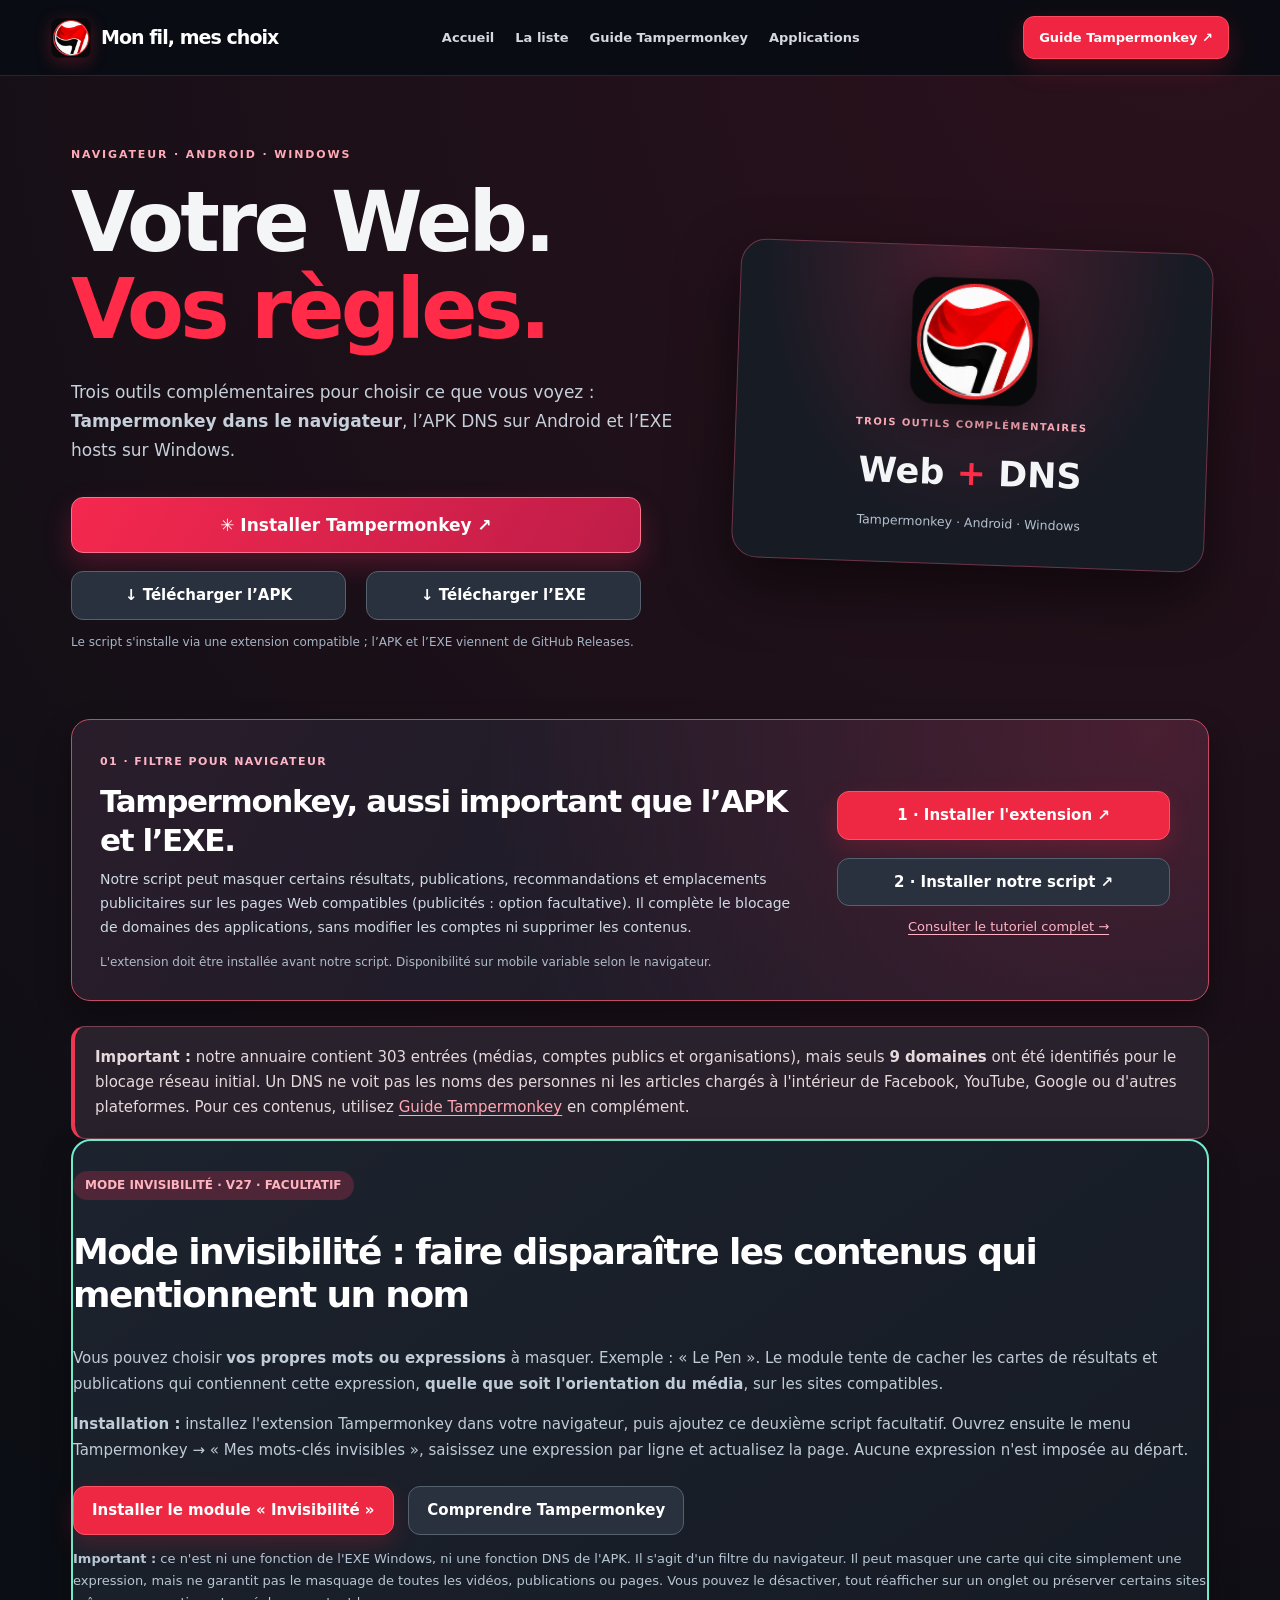
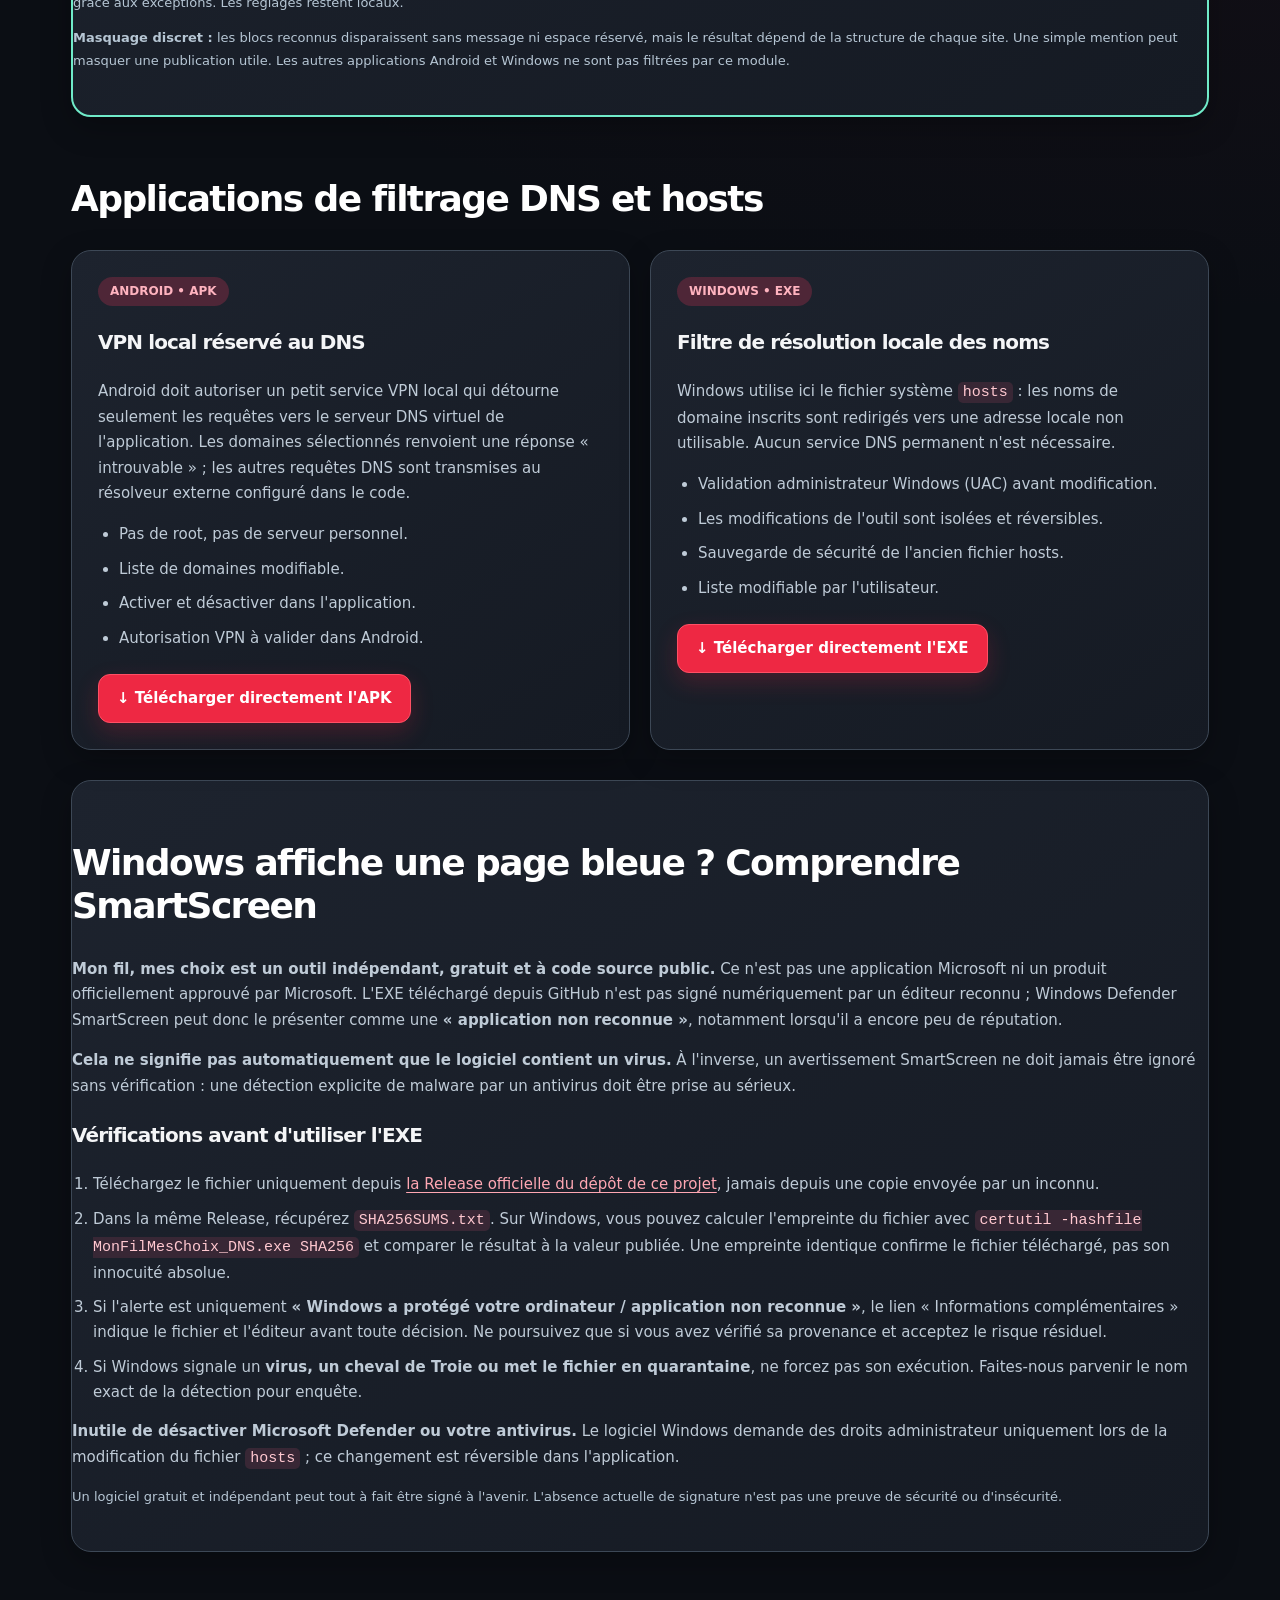
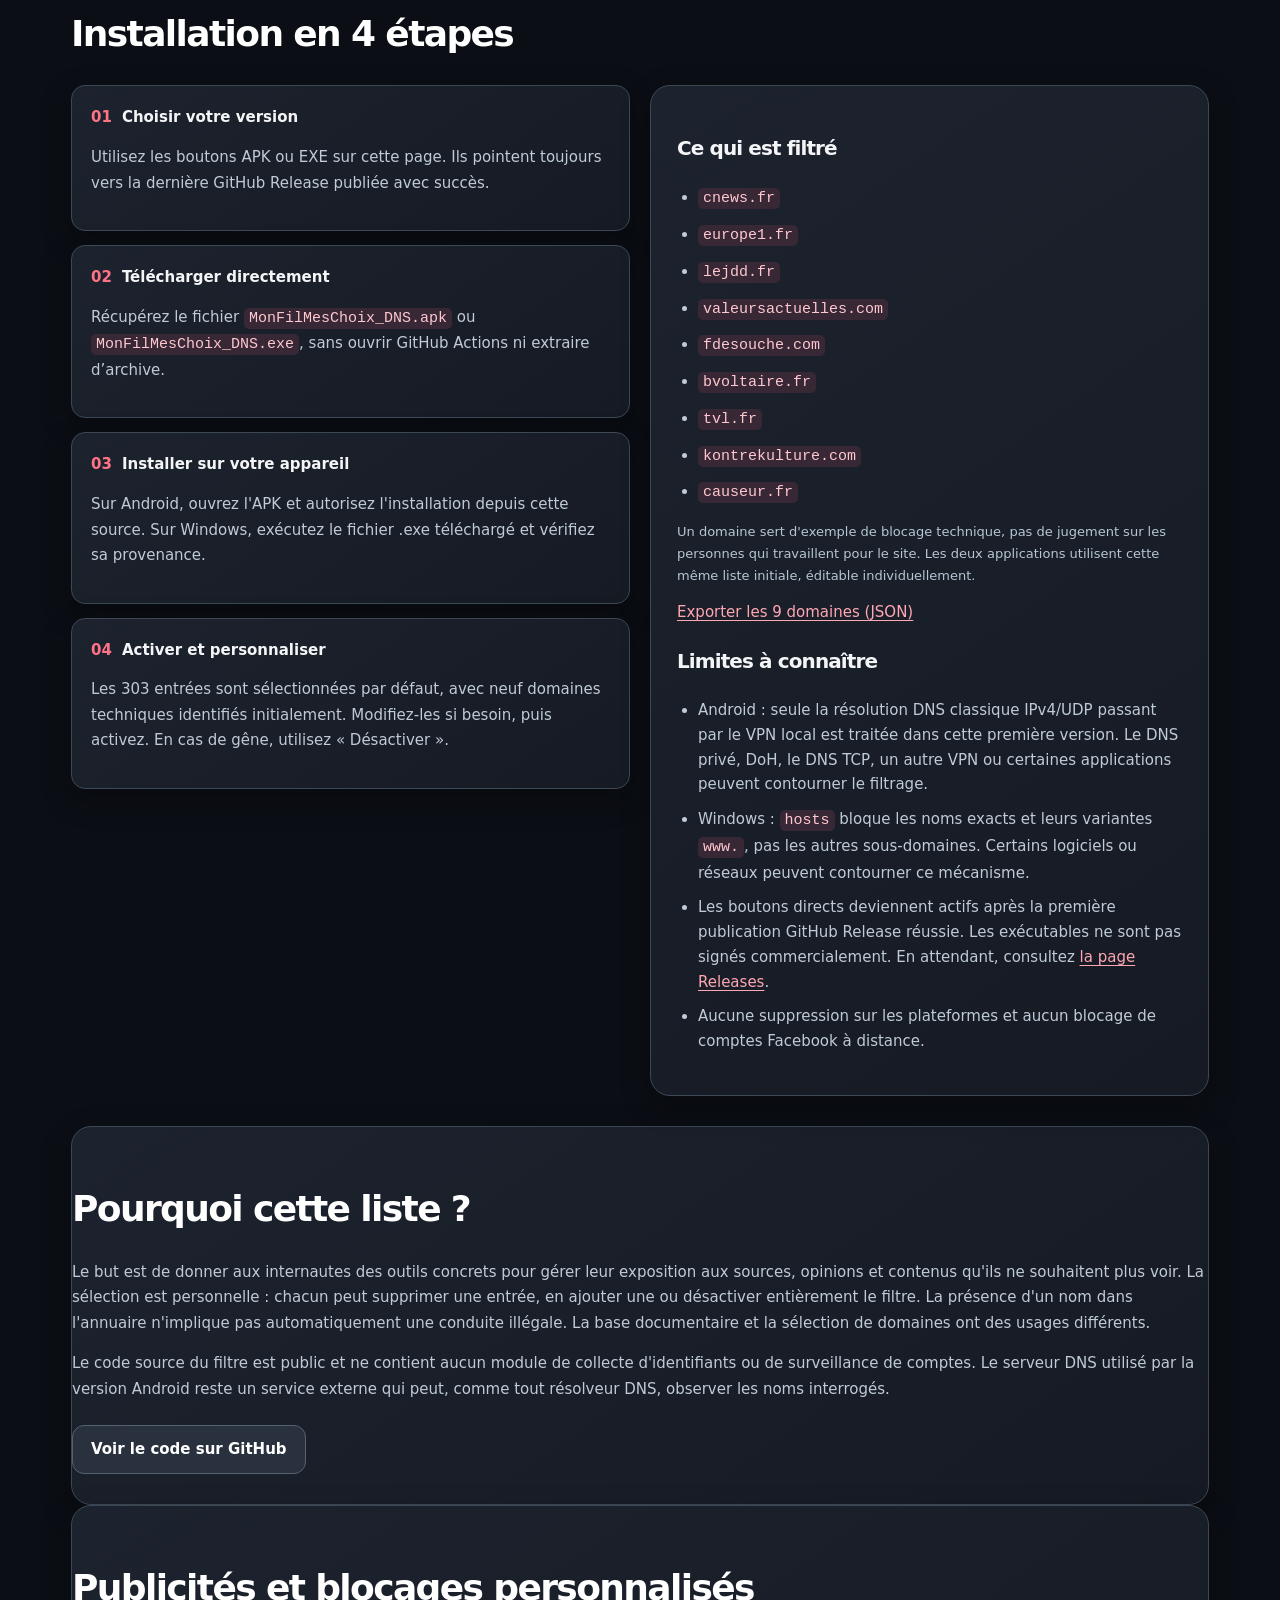
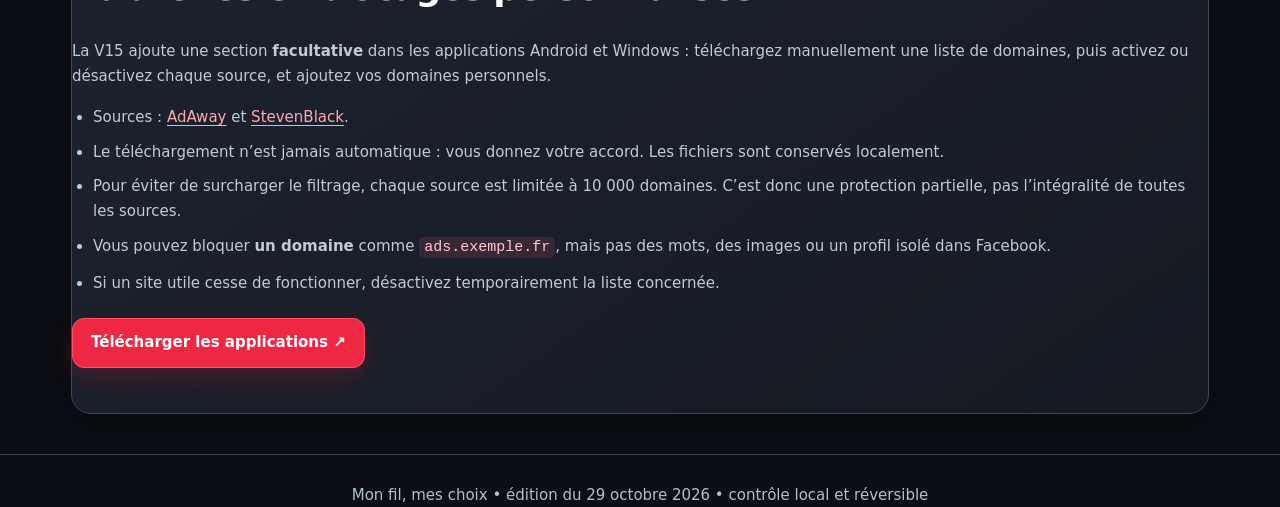
<file: site/dns.html>
<!doctype html>
<html lang="fr">
<head>
<meta charset="utf-8"><meta name="viewport" content="width=device-width,initial-scale=1">
<title>Applications DNS — Mon fil, mes choix</title>
<link rel="icon" type="image/png" href="./assets/favicon.png">
<meta name="description" content="Installer le filtre de domaines Mon fil, mes choix sur Android et Windows, et comprendre les limites du DNS.">
<style>
:root{color-scheme:dark;--ink:#ecf7ff;--mut:#afc4d0;--mint:#70ebc9;--bg:#0b1320;--panel:#142638;--line:#2b4355}
*{box-sizing:border-box}html{scroll-behavior:smooth}body{margin:0;background:radial-gradient(circle at 90% 0%,#1d4251,transparent 38%),radial-gradient(circle at 0% 20%,#282447,transparent 40%),var(--bg);color:var(--ink);font:16px/1.65 system-ui,Segoe UI,sans-serif}
a{color:var(--mint)}nav,.shell{max-width:1080px;margin:auto;padding:20px 24px}.top{border-bottom:1px solid #39526766;background:#0c1926d9}.top nav{display:flex;justify-content:space-between;gap:12px;align-items:center;flex-wrap:wrap}.logo{font-weight:900;letter-spacing:1px;text-decoration:none;color:#eafbf7}.small{font-size:13px;color:var(--mut)}.eyebrow{color:var(--mint);font-size:12px;letter-spacing:.15em;text-transform:uppercase;font-weight:800}h1{font-size:clamp(35px,6vw,64px);letter-spacing:-.05em;line-height:1.07;max-width:950px;margin:15px 0 24px}h2{font-size:clamp(23px,4vw,36px);letter-spacing:-.025em;line-height:1.2}h3{font-size:20px}p{color:#c2d3dd}.lead{font-size:19px;max-width:740px}.hero{padding-top:72px;padding-bottom:45px}.panel,.card{background:linear-gradient(140deg,#173044ee,#152233ee);border:1px solid var(--line);border-radius:20px;padding:26px}.grid{display:grid;grid-template-columns:repeat(auto-fit,minmax(295px,1fr));gap:20px}.tag{display:inline-block;border-radius:99px;color:#92f4d8;background:#18483f;padding:5px 12px;font-size:12px;font-weight:800}.list{padding-left:21px}.list li{margin-bottom:10px;color:#c9d9e3}.button{display:inline-block;background:var(--mint);border-radius:11px;color:#07241e;padding:12px 18px;text-decoration:none;font-weight:800;margin:8px 10px 0 0}.secondary{background:#2a3e54;color:#fff}.notice{border-left:4px solid #f0bf6a;background:#37301e70;padding:18px 20px;border-radius:7px}.guide{counter-reset:step}.guide section{counter-increment:step;margin-bottom:14px;padding:19px;border:1px solid var(--line);border-radius:14px;background:#142638}.guide section::before{content:'0' counter(step);color:var(--mint);font-weight:900;margin-right:10px}code{background:#172e46;padding:2px 5px;border-radius:5px;color:#b9f5e3}footer{border-top:1px solid var(--line);padding:28px 24px;text-align:center;color:#a4bccc;margin-top:40px}.space{padding:30px 0}@media(max-width:600px){.hero{padding-top:40px}.panel,.card{padding:20px}}
</style>
<meta name="theme-color" content="#0b0e13"><link rel="stylesheet" href="./assets/v8-theme.css">
</head>
<body class="v8 v8-dns v10-dns">
<header class="v8-header"><div class="v8-wrap v8-header-inner">
  <a class="v8-brand" href="./" aria-label="Mon fil, mes choix — Accueil"><img src="./assets/icone_antifa.png" alt="" width="42" height="42"><span>Mon fil, <strong>mes choix</strong></span></a>
  <nav class="v8-nav" aria-label="Navigation principale"><a href="./">Accueil</a><a href="./#annuaire">La liste</a><a href="./tampermonkey.html">Guide Tampermonkey</a><a href="./dns.html">Applications</a></nav>
  <a class="v8-header-cta" href="./tampermonkey.html">Guide Tampermonkey <span aria-hidden="true">↗</span></a>
  <details class="v8-mobile-nav"><summary aria-label="Ouvrir le menu de navigation"><span></span><span></span><span></span></summary><nav aria-label="Navigation mobile"><a href="./">Accueil</a><a href="./#annuaire">Liste de filtrage</a><a href="./tampermonkey.html">Guide Tampermonkey</a><a href="./dns.html">APK et EXE</a></nav></details>
</div></header>
<main class="shell">
<header class="hero v8-subhero"><div class="v8-subhero-grid"><div>
 <div class="eyebrow">NAVIGATEUR · ANDROID · WINDOWS</div><h1>Votre Web.<br><em>Vos règles.</em></h1>
 <p class="lead">Trois outils complémentaires pour choisir ce que vous voyez : <strong>Tampermonkey dans le navigateur</strong>, l’APK DNS sur Android et l’EXE hosts sur Windows.</p>
 <div class="v8-subhero-actions v10-dns-actions"><a class="button v10-browser-button" href="./tampermonkey.html">✳ Installer Tampermonkey ↗</a><a class="button secondary" href="https://github.com/janintibo-art/mon-fil-mes-choix/releases/latest/download/MonFilMesChoix_DNS.apk" rel="noopener noreferrer">↓ Télécharger l’APK</a><a class="button secondary" href="https://github.com/janintibo-art/mon-fil-mes-choix/releases/latest/download/MonFilMesChoix_DNS.exe" rel="noopener noreferrer">↓ Télécharger l’EXE</a></div>
 <p class="v8-subhero-small">Le script s'installe via une extension compatible ; l’APK et l’EXE viennent de GitHub Releases.</p></div>
 <div class="v8-download-illustration"><img src="./assets/icone_antifa.png" alt="Emblème rouge et noir du projet" width="148" height="148"><span>TROIS OUTILS COMPLÉMENTAIRES</span><strong>Web <i>+</i> DNS</strong><small>Tampermonkey · Android · Windows</small></div></div></header>
<section class="v10-browser-highlight" aria-labelledby="v10-browser-title">
 <div><span class="v10-tool-num">01 · FILTRE POUR NAVIGATEUR</span><h2 id="v10-browser-title">Tampermonkey, aussi important que l’APK et l’EXE.</h2><p>Notre script peut masquer certains résultats, publications, recommandations et emplacements publicitaires sur les pages Web compatibles (publicités : option facultative). Il complète le blocage de domaines des applications, sans modifier les comptes ni supprimer les contenus.</p><p class="v10-browser-note">L'extension doit être installée avant notre script. Disponibilité sur mobile variable selon le navigateur.</p></div>
 <div class="v10-browser-links"><a class="button" href="https://www.tampermonkey.net/" target="_blank" rel="noopener noreferrer">1 · Installer l'extension ↗</a><a class="button secondary" href="./tampermonkey/mon-fil-mes-choix.user.js">2 · Installer notre script ↗</a><a class="v10-browser-guide" href="./tampermonkey.html">Consulter le tutoriel complet →</a></div>
</section>
<div class="notice"><strong>Important :</strong> notre annuaire contient 303 entrées (médias, comptes publics et organisations), mais seuls <strong>9 domaines</strong> ont été identifiés pour le blocage réseau initial. Un DNS ne voit pas les noms des personnes ni les articles chargés à l'intérieur de Facebook, YouTube, Google ou d'autres plateformes. Pour ces contenus, utilisez <a href="./tampermonkey.html">Guide Tampermonkey</a> en complément.</div>

<section class="space panel" id="mots-cles" aria-labelledby="mfm-mots-title" style="border:2px solid #70ebc9">
 <span class="tag">MODE INVISIBILITÉ · V27 · FACULTATIF</span>
 <h2 id="mfm-mots-title">Mode invisibilité : faire disparaître les contenus qui mentionnent un nom</h2>
 <p>Vous pouvez choisir <strong>vos propres mots ou expressions</strong> à masquer. Exemple : « Le Pen ». Le module tente de cacher les cartes de résultats et publications qui contiennent cette expression, <strong>quelle que soit l'orientation du média</strong>, sur les sites compatibles.</p>
 <p><strong>Installation :</strong> installez l'extension Tampermonkey dans votre navigateur, puis ajoutez ce deuxième script facultatif. Ouvrez ensuite le menu Tampermonkey → « Mes mots-clés invisibles », saisissez une expression par ligne et actualisez la page. Aucune expression n'est imposée au départ.</p>
 <a class="button" href="./tampermonkey/mes-mots-cles.user.js">Installer le module « Invisibilité »</a>
 <a class="button secondary" href="./tampermonkey.html">Comprendre Tampermonkey</a>
 <p class="small"><strong>Important :</strong> ce n'est ni une fonction de l'EXE Windows, ni une fonction DNS de l'APK. Il s'agit d'un filtre du navigateur. Il peut masquer une carte qui cite simplement une expression, mais ne garantit pas le masquage de toutes les vidéos, publications ou pages. Vous pouvez le désactiver, tout réafficher sur un onglet ou préserver certains sites grâce aux exceptions. Les réglages restent locaux.</p>
<p class="small"><strong>Masquage discret :</strong> les blocs reconnus disparaissent sans message ni espace réservé, mais le résultat dépend de la structure de chaque site. Une simple mention peut masquer une publication utile. Les autres applications Android et Windows ne sont pas filtrées par ce module.</p>
</section>
<section class="space" id="appareils"><h2>Applications de filtrage DNS et hosts</h2><div class="grid"><article class="card" id="android"><span class="tag">ANDROID • APK</span><h3>VPN local réservé au DNS</h3><p>Android doit autoriser un petit service VPN local qui détourne seulement les requêtes vers le serveur DNS virtuel de l'application. Les domaines sélectionnés renvoient une réponse « introuvable » ; les autres requêtes DNS sont transmises au résolveur externe configuré dans le code.</p><ul class="list"><li>Pas de root, pas de serveur personnel.</li><li>Liste de domaines modifiable.</li><li>Activer et désactiver dans l'application.</li><li>Autorisation VPN à valider dans Android.</li></ul><a class="button" href="https://github.com/janintibo-art/mon-fil-mes-choix/releases/latest/download/MonFilMesChoix_DNS.apk" rel="noopener noreferrer">↓ Télécharger directement l'APK</a></article><article class="card" id="windows"><span class="tag">WINDOWS • EXE</span><h3>Filtre de résolution locale des noms</h3><p>Windows utilise ici le fichier système <code>hosts</code> : les noms de domaine inscrits sont redirigés vers une adresse locale non utilisable. Aucun service DNS permanent n'est nécessaire.</p><ul class="list"><li>Validation administrateur Windows (UAC) avant modification.</li><li>Les modifications de l'outil sont isolées et réversibles.</li><li>Sauvegarde de sécurité de l'ancien fichier hosts.</li><li>Liste modifiable par l'utilisateur.</li></ul><a class="button" href="https://github.com/janintibo-art/mon-fil-mes-choix/releases/latest/download/MonFilMesChoix_DNS.exe" rel="noopener noreferrer">↓ Télécharger directement l'EXE</a></article></div></section>
<section class="space panel" id="securite-windows" aria-labelledby="titre-securite"><h2 id="titre-securite">Windows affiche une page bleue ? Comprendre SmartScreen</h2><p><strong>Mon fil, mes choix est un outil indépendant, gratuit et à code source public.</strong> Ce n'est pas une application Microsoft ni un produit officiellement approuvé par Microsoft. L'EXE téléchargé depuis GitHub n'est pas signé numériquement par un éditeur reconnu ; Windows Defender SmartScreen peut donc le présenter comme une <strong>« application non reconnue »</strong>, notamment lorsqu'il a encore peu de réputation.</p><p><strong>Cela ne signifie pas automatiquement que le logiciel contient un virus.</strong> À l'inverse, un avertissement SmartScreen ne doit jamais être ignoré sans vérification : une détection explicite de malware par un antivirus doit être prise au sérieux.</p><h3>Vérifications avant d'utiliser l'EXE</h3><ol class="list"><li>Téléchargez le fichier uniquement depuis <a href="https://github.com/janintibo-art/mon-fil-mes-choix/releases/latest" target="_blank" rel="noopener noreferrer">la Release officielle du dépôt de ce projet</a>, jamais depuis une copie envoyée par un inconnu.</li><li>Dans la même Release, récupérez <code>SHA256SUMS.txt</code>. Sur Windows, vous pouvez calculer l'empreinte du fichier avec <code>certutil -hashfile MonFilMesChoix_DNS.exe SHA256</code> et comparer le résultat à la valeur publiée. Une empreinte identique confirme le fichier téléchargé, pas son innocuité absolue.</li><li>Si l'alerte est uniquement <strong>« Windows a protégé votre ordinateur / application non reconnue »</strong>, le lien « Informations complémentaires » indique le fichier et l'éditeur avant toute décision. Ne poursuivez que si vous avez vérifié sa provenance et acceptez le risque résiduel.</li><li>Si Windows signale un <strong>virus, un cheval de Troie ou met le fichier en quarantaine</strong>, ne forcez pas son exécution. Faites-nous parvenir le nom exact de la détection pour enquête.</li></ol><p><strong>Inutile de désactiver Microsoft Defender ou votre antivirus.</strong> Le logiciel Windows demande des droits administrateur uniquement lors de la modification du fichier <code>hosts</code> ; ce changement est réversible dans l'application.</p><p class="small">Un logiciel gratuit et indépendant peut tout à fait être signé à l'avenir. L'absence actuelle de signature n'est pas une preuve de sécurité ou d'insécurité.</p></section>
<section class="space"><h2>Installation en 4 étapes</h2><div class="grid"><div class="guide"><section><strong>Choisir votre version</strong><p>Utilisez les boutons APK ou EXE sur cette page. Ils pointent toujours vers la dernière GitHub Release publiée avec succès.</p></section><section><strong>Télécharger directement</strong><p>Récupérez le fichier <code>MonFilMesChoix_DNS.apk</code> ou <code>MonFilMesChoix_DNS.exe</code>, sans ouvrir GitHub Actions ni extraire d’archive.</p></section><section><strong>Installer sur votre appareil</strong><p>Sur Android, ouvrez l'APK et autorisez l'installation depuis cette source. Sur Windows, exécutez le fichier .exe téléchargé et vérifiez sa provenance.</p></section><section><strong>Activer et personnaliser</strong><p>Les 303 entrées sont sélectionnées par défaut, avec neuf domaines techniques identifiés initialement. Modifiez-les si besoin, puis activez. En cas de gêne, utilisez « Désactiver ».</p></section></div><div class="panel"><h3>Ce qui est filtré</h3><div id="domains"></div><p class="small">Un domaine sert d'exemple de blocage technique, pas de jugement sur les personnes qui travaillent pour le site. Les deux applications utilisent cette même liste initiale, éditable individuellement.</p><a href="./domaines_v1.json" download>Exporter les 9 domaines (JSON)</a><h3>Limites à connaître</h3><ul class="list"><li>Android : seule la résolution DNS classique IPv4/UDP passant par le VPN local est traitée dans cette première version. Le DNS privé, DoH, le DNS TCP, un autre VPN ou certaines applications peuvent contourner le filtrage.</li><li>Windows : <code>hosts</code> bloque les noms exacts et leurs variantes <code>www.</code>, pas les autres sous-domaines. Certains logiciels ou réseaux peuvent contourner ce mécanisme.</li><li>Les boutons directs deviennent actifs après la première publication GitHub Release réussie. Les exécutables ne sont pas signés commercialement. En attendant, consultez <a href="https://github.com/janintibo-art/mon-fil-mes-choix/releases">la page Releases</a>.</li><li>Aucune suppression sur les plateformes et aucun blocage de comptes Facebook à distance.</li></ul></div></div></section>
<section class="space panel"><h2>Pourquoi cette liste ?</h2><p>Le but est de donner aux internautes des outils concrets pour gérer leur exposition aux sources, opinions et contenus qu'ils ne souhaitent plus voir. La sélection est personnelle : chacun peut supprimer une entrée, en ajouter une ou désactiver entièrement le filtre. La présence d'un nom dans l'annuaire n'implique pas automatiquement une conduite illégale. La base documentaire et la sélection de domaines ont des usages différents.</p><p>Le code source du filtre est public et ne contient aucun module de collecte d'identifiants ou de surveillance de comptes. Le serveur DNS utilisé par la version Android reste un service externe qui peut, comme tout résolveur DNS, observer les noms interrogés.</p><a class="button secondary" href="https://github.com/janintibo-art/mon-fil-mes-choix">Voir le code sur GitHub</a></section>
<section class="space panel" id="pub"><h2>Publicités et blocages personnalisés</h2><p>La V15 ajoute une section <strong>facultative</strong> dans les applications Android et Windows : téléchargez manuellement une liste de domaines, puis activez ou désactivez chaque source, et ajoutez vos domaines personnels.</p><ul class="list"><li>Sources : <a href="https://github.com/AdAway/adaway.github.io" target="_blank" rel="noopener noreferrer">AdAway</a> et <a href="https://github.com/StevenBlack/hosts" target="_blank" rel="noopener noreferrer">StevenBlack</a>.</li><li>Le téléchargement n’est jamais automatique : vous donnez votre accord. Les fichiers sont conservés localement.</li><li>Pour éviter de surcharger le filtrage, chaque source est limitée à 10 000 domaines. C’est donc une protection partielle, pas l’intégralité de toutes les sources.</li><li>Vous pouvez bloquer <strong>un domaine</strong> comme <code>ads.exemple.fr</code>, mais pas des mots, des images ou un profil isolé dans Facebook.</li><li>Si un site utile cesse de fonctionner, désactivez temporairement la liste concernée.</li></ul><p><a class="button" href="https://github.com/janintibo-art/mon-fil-mes-choix/releases/latest">Télécharger les applications ↗</a></p></section>
</main><footer>Mon fil, mes choix • édition du 29 octobre 2026 • contrôle local et réversible</footer>
<script>
fetch('./domaines_v1.json').then(r=>r.json()).then(items=>{document.getElementById('domains').innerHTML='<ul class="list">'+items.map(x=>'<li><code>'+String(x.host).replaceAll('&','&amp;').replaceAll('<','&lt;')+'</code></li>').join('')+'</ul>';}).catch(()=>{document.getElementById('domains').textContent='La liste de domaines est disponible dans le dépôt GitHub.';});
</script>

</body></html>
</file>
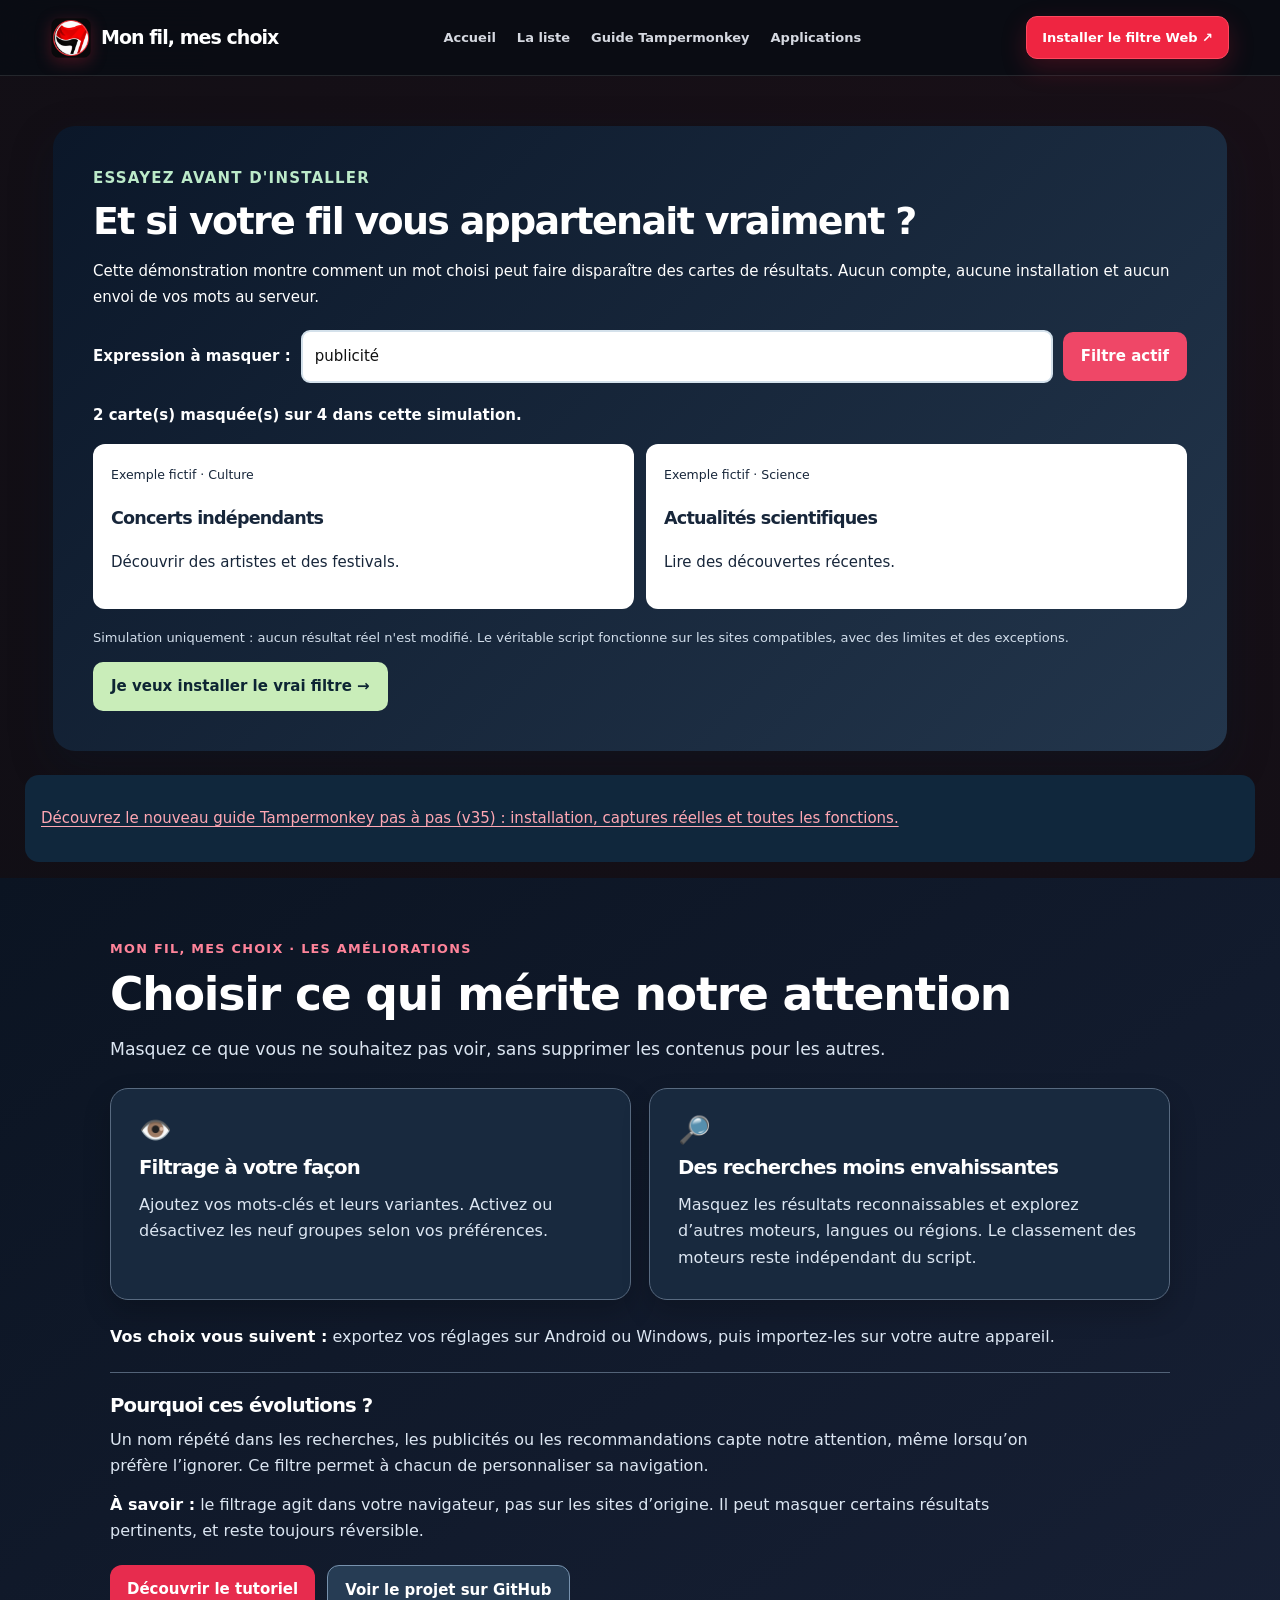
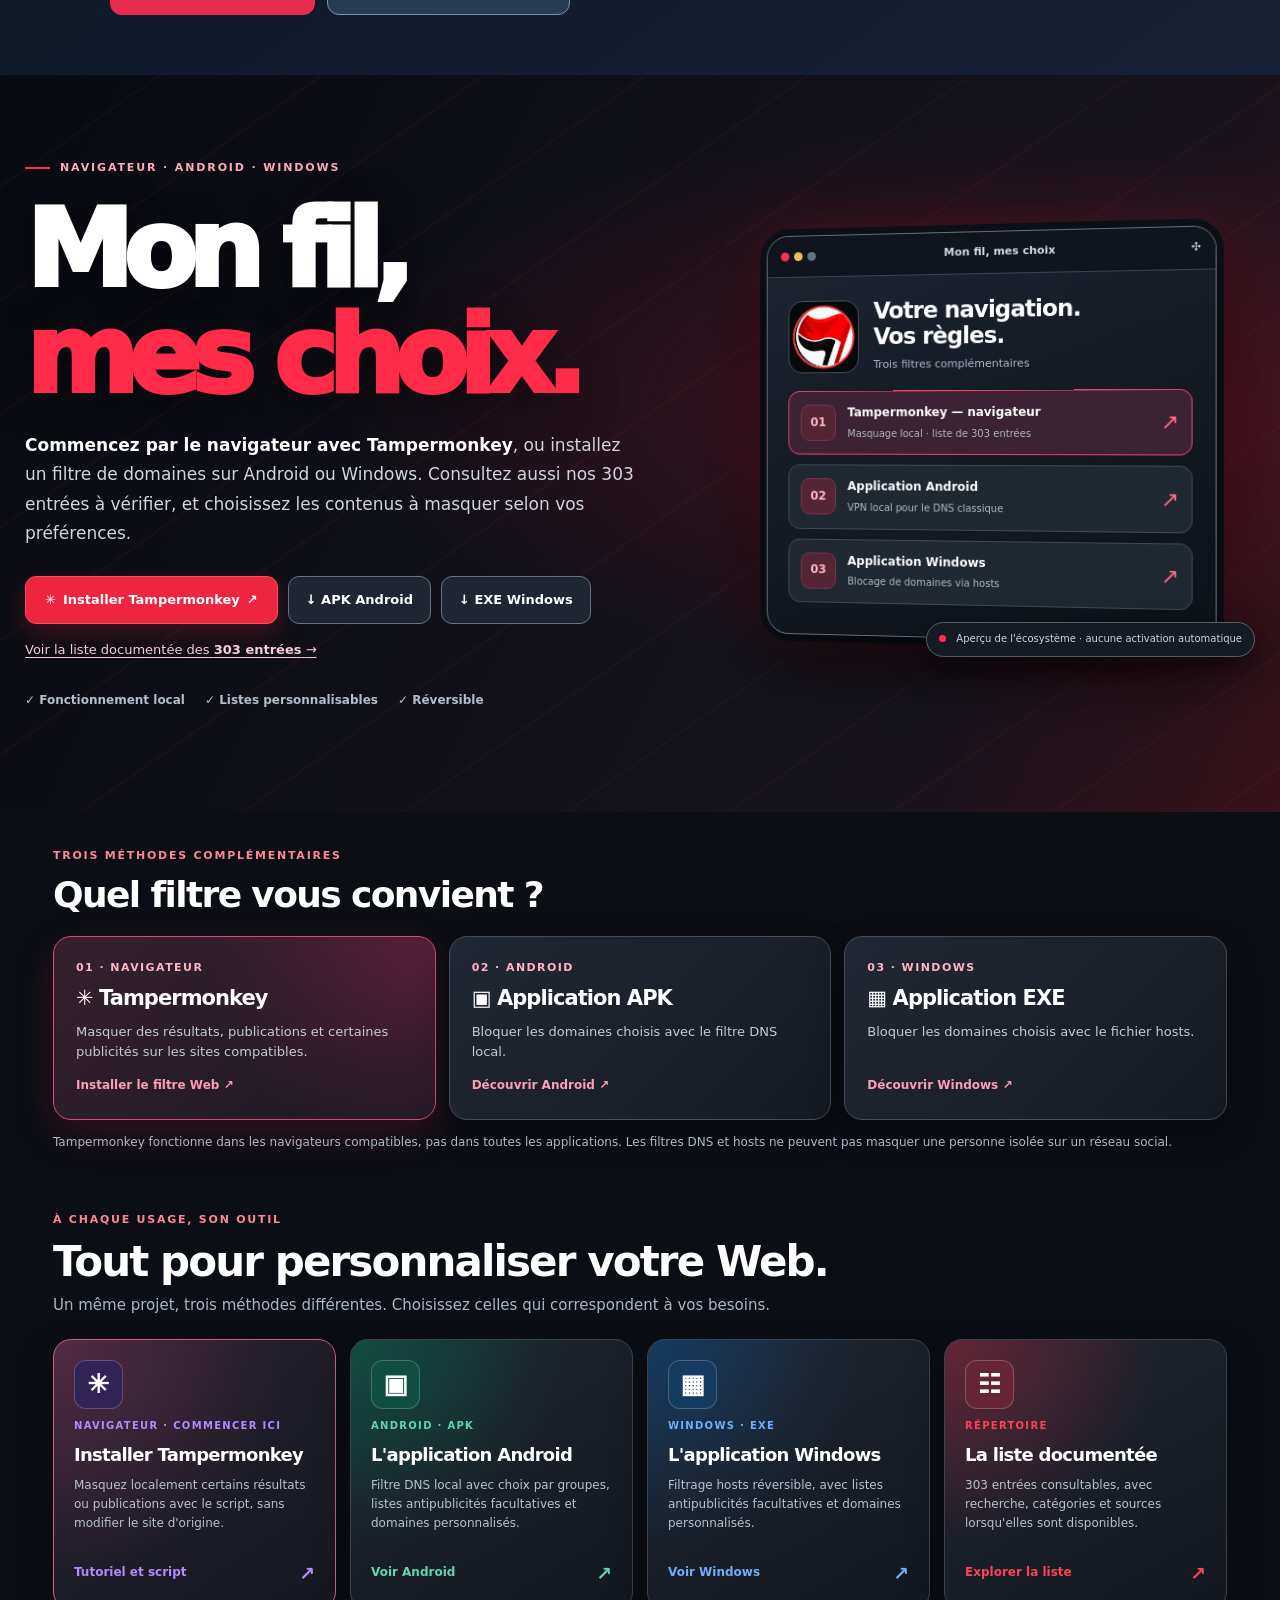
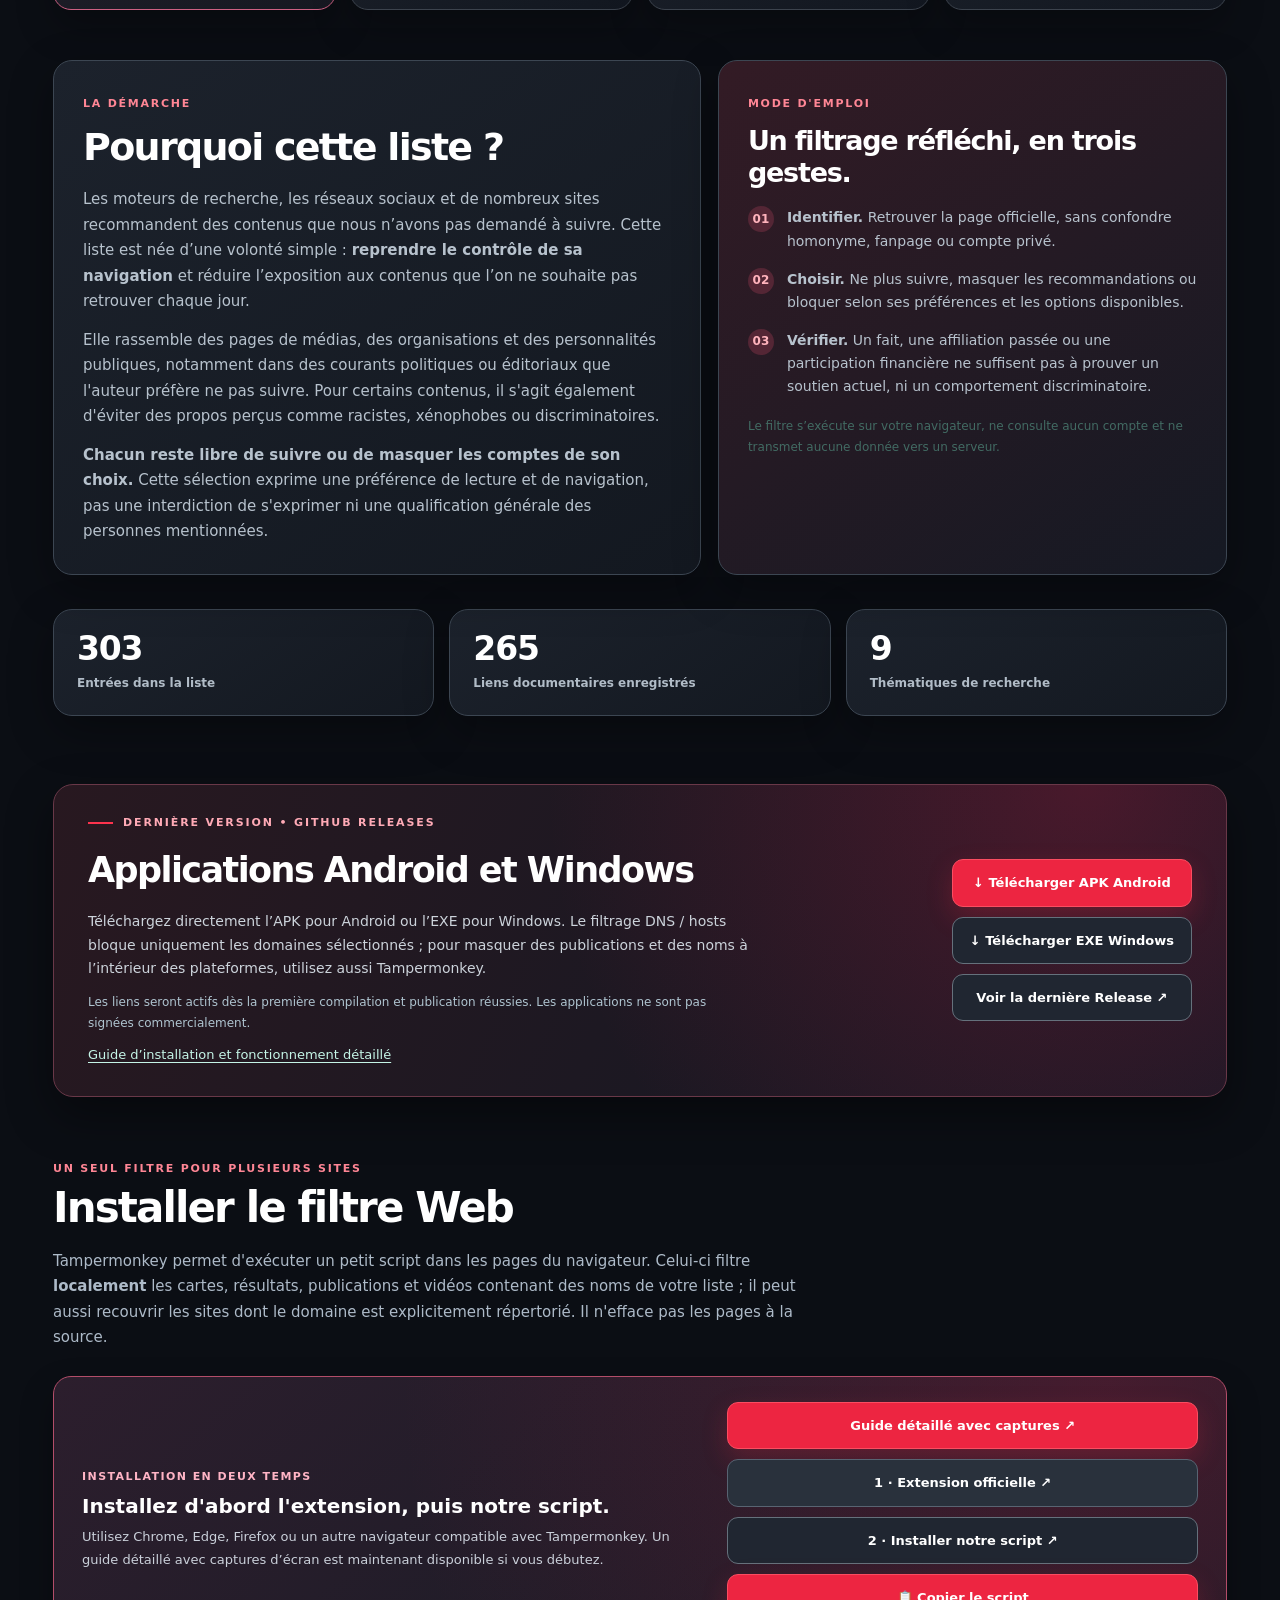
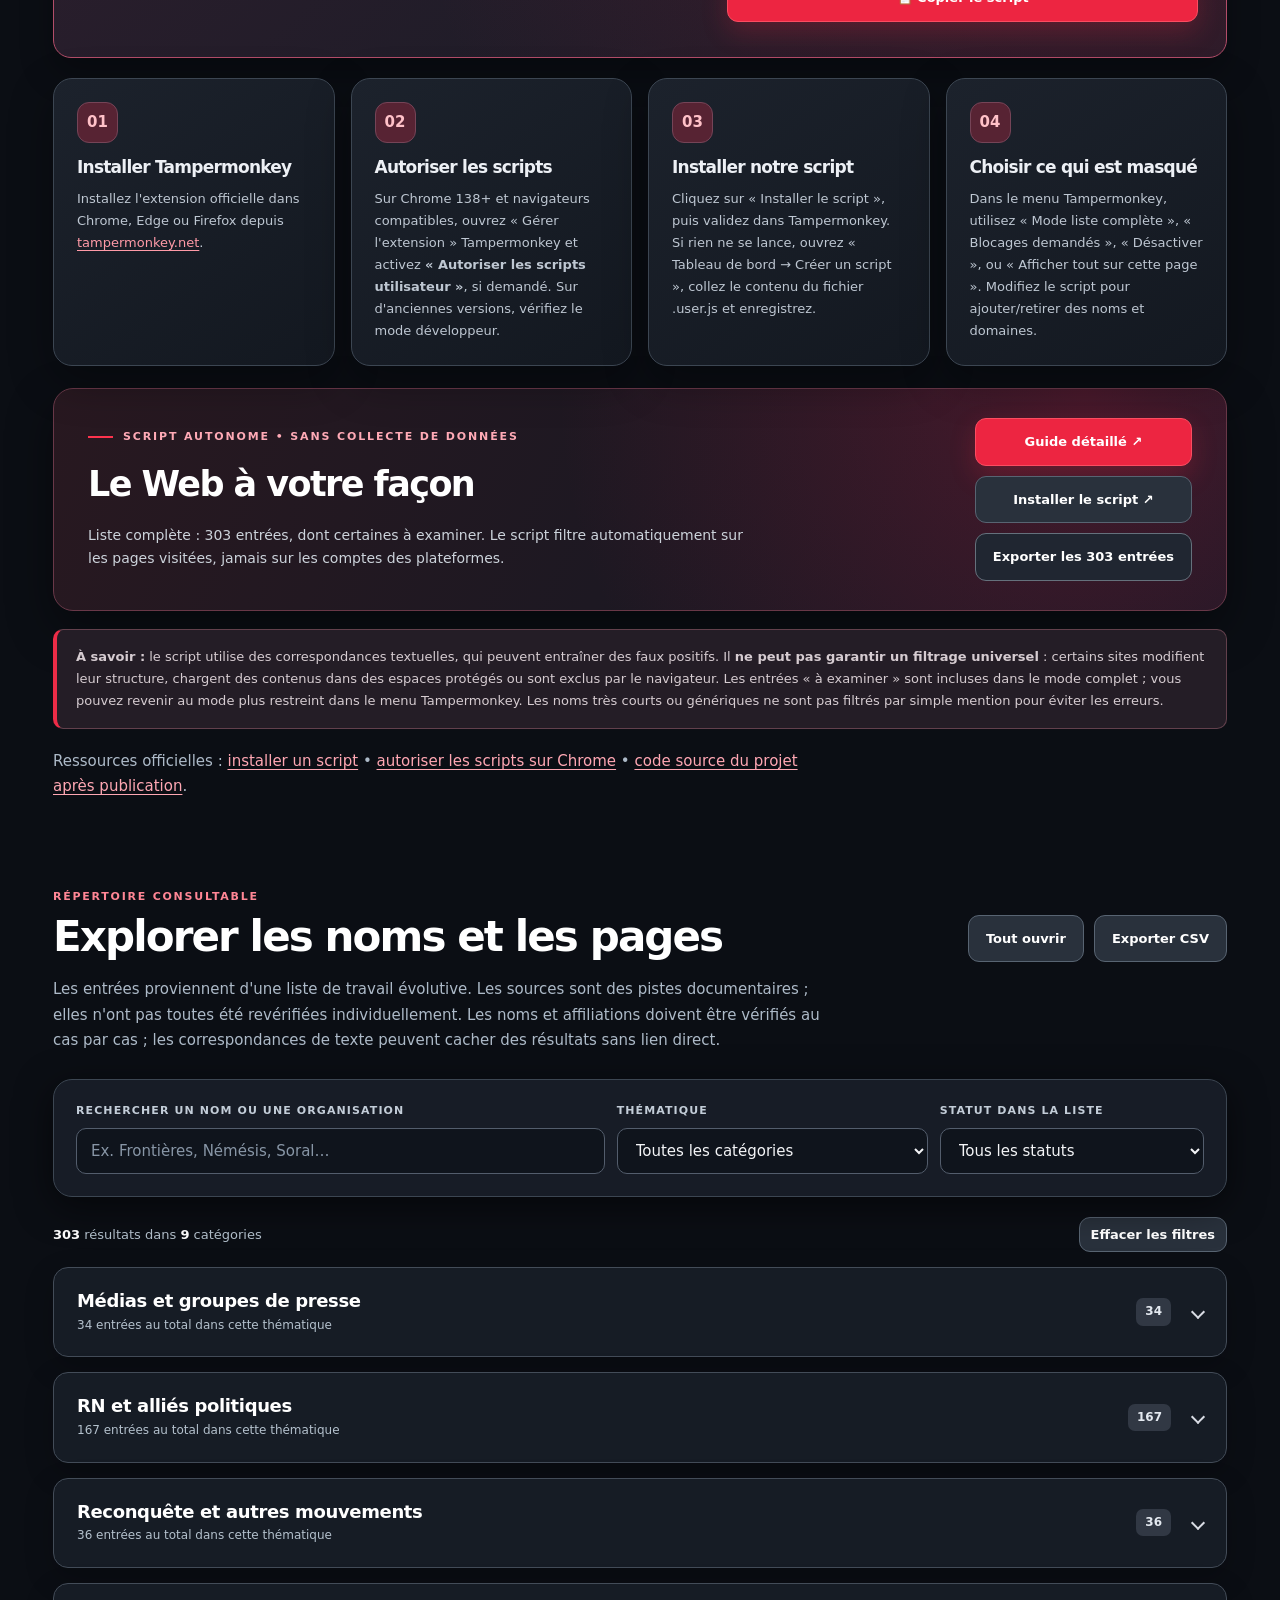
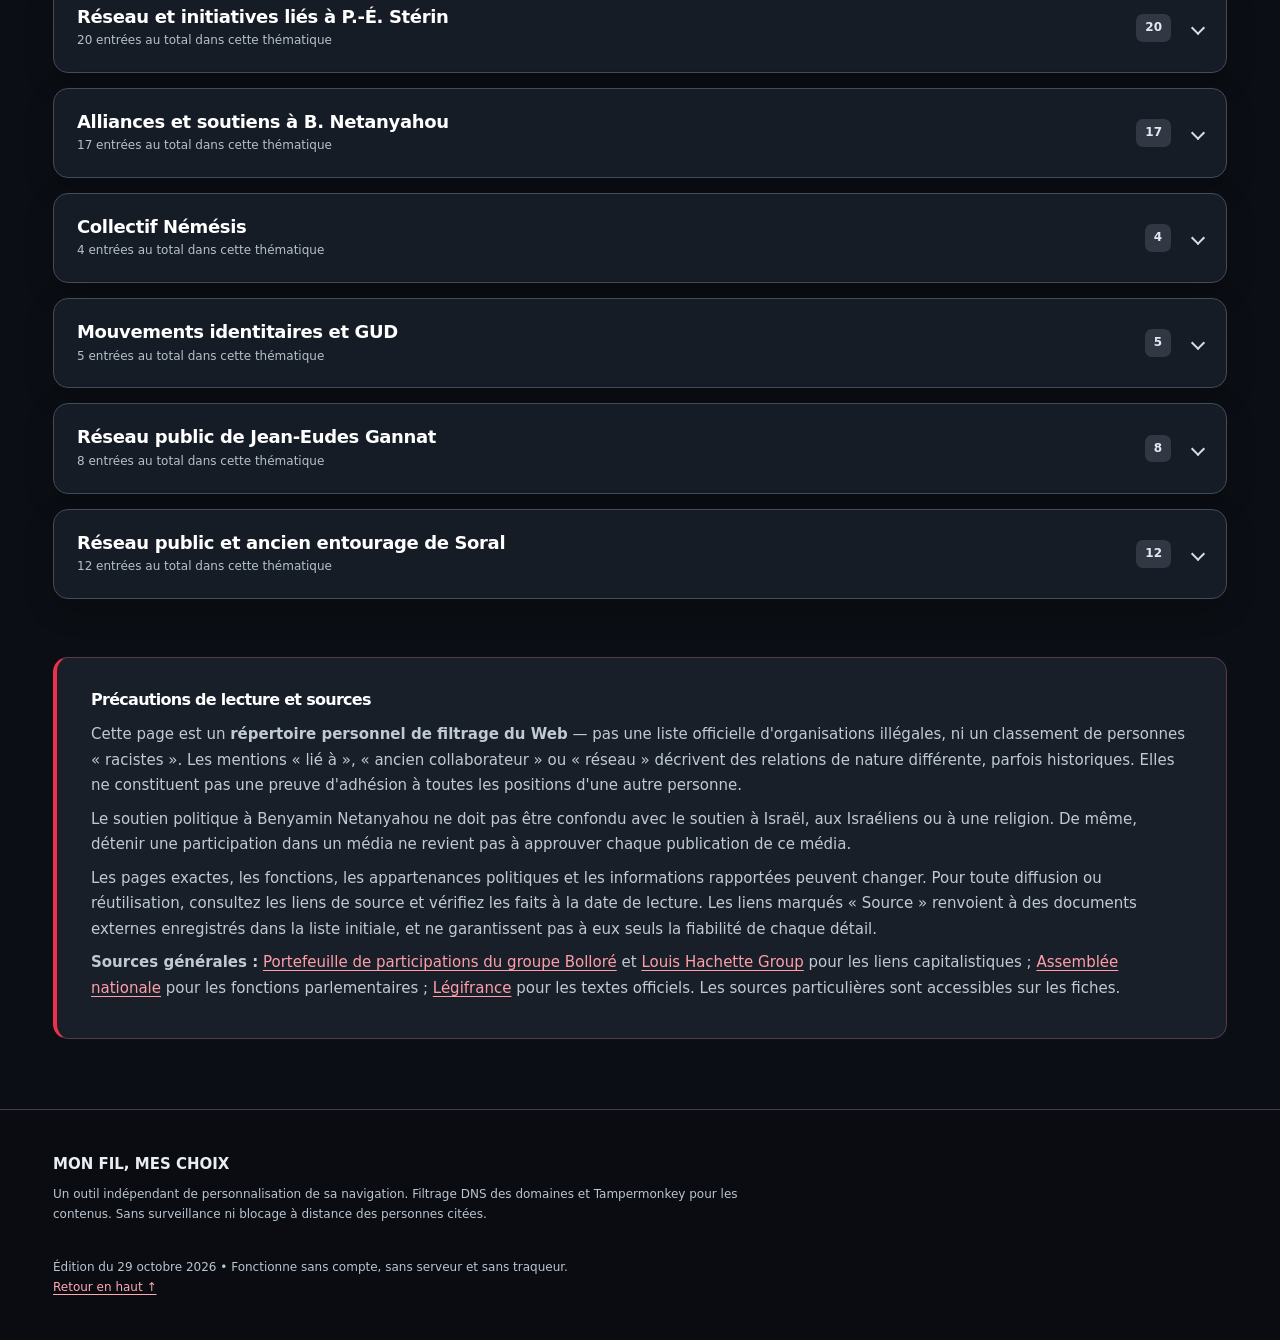
<file: site/ia.html>
<!doctype html><html lang="fr"><head><meta charset="utf-8"><meta name="viewport" content="width=device-width,initial-scale=1"><meta http-equiv="refresh" content="0;url=./"><meta name="robots" content="noindex"><title>Rubrique retirée — Mon fil, mes choix</title></head><body><p>Cette rubrique a été retirée du site. <a href="./">Revenir à l’accueil</a>.</p></body></html>
</file>
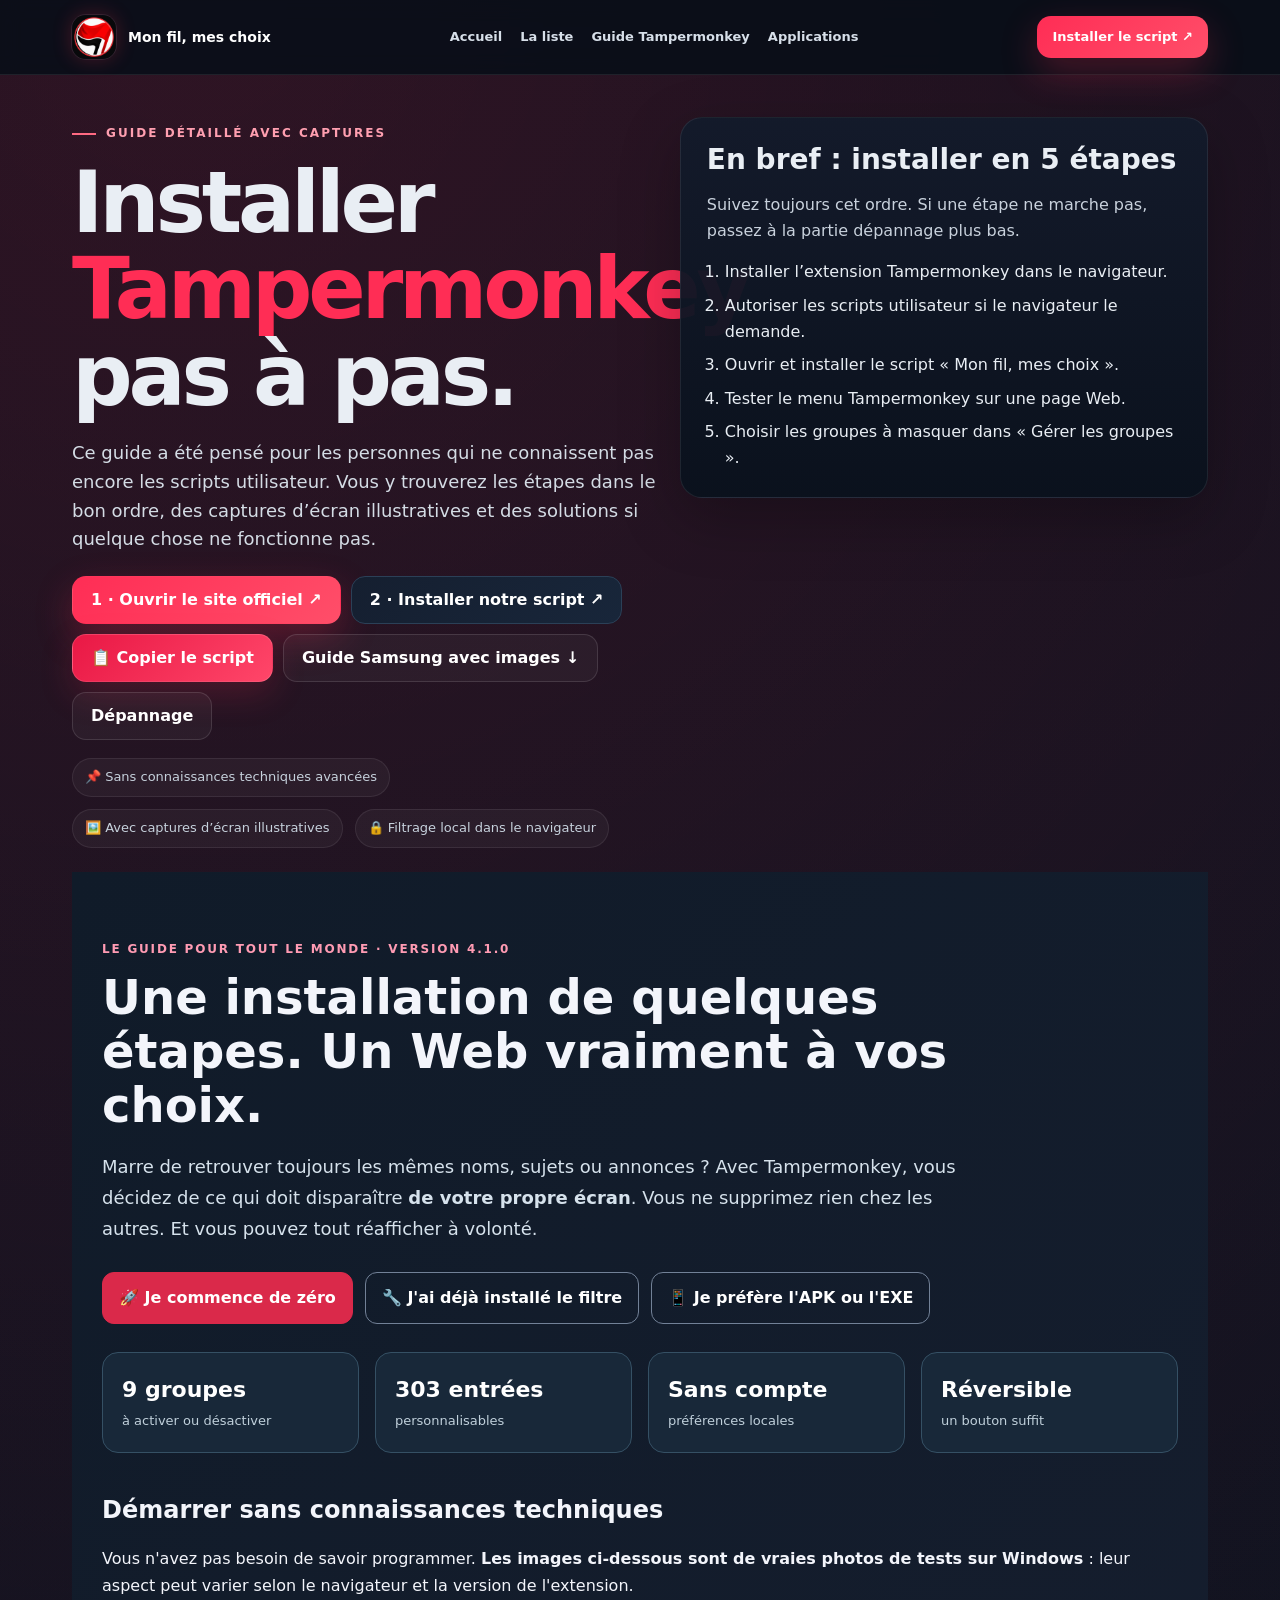
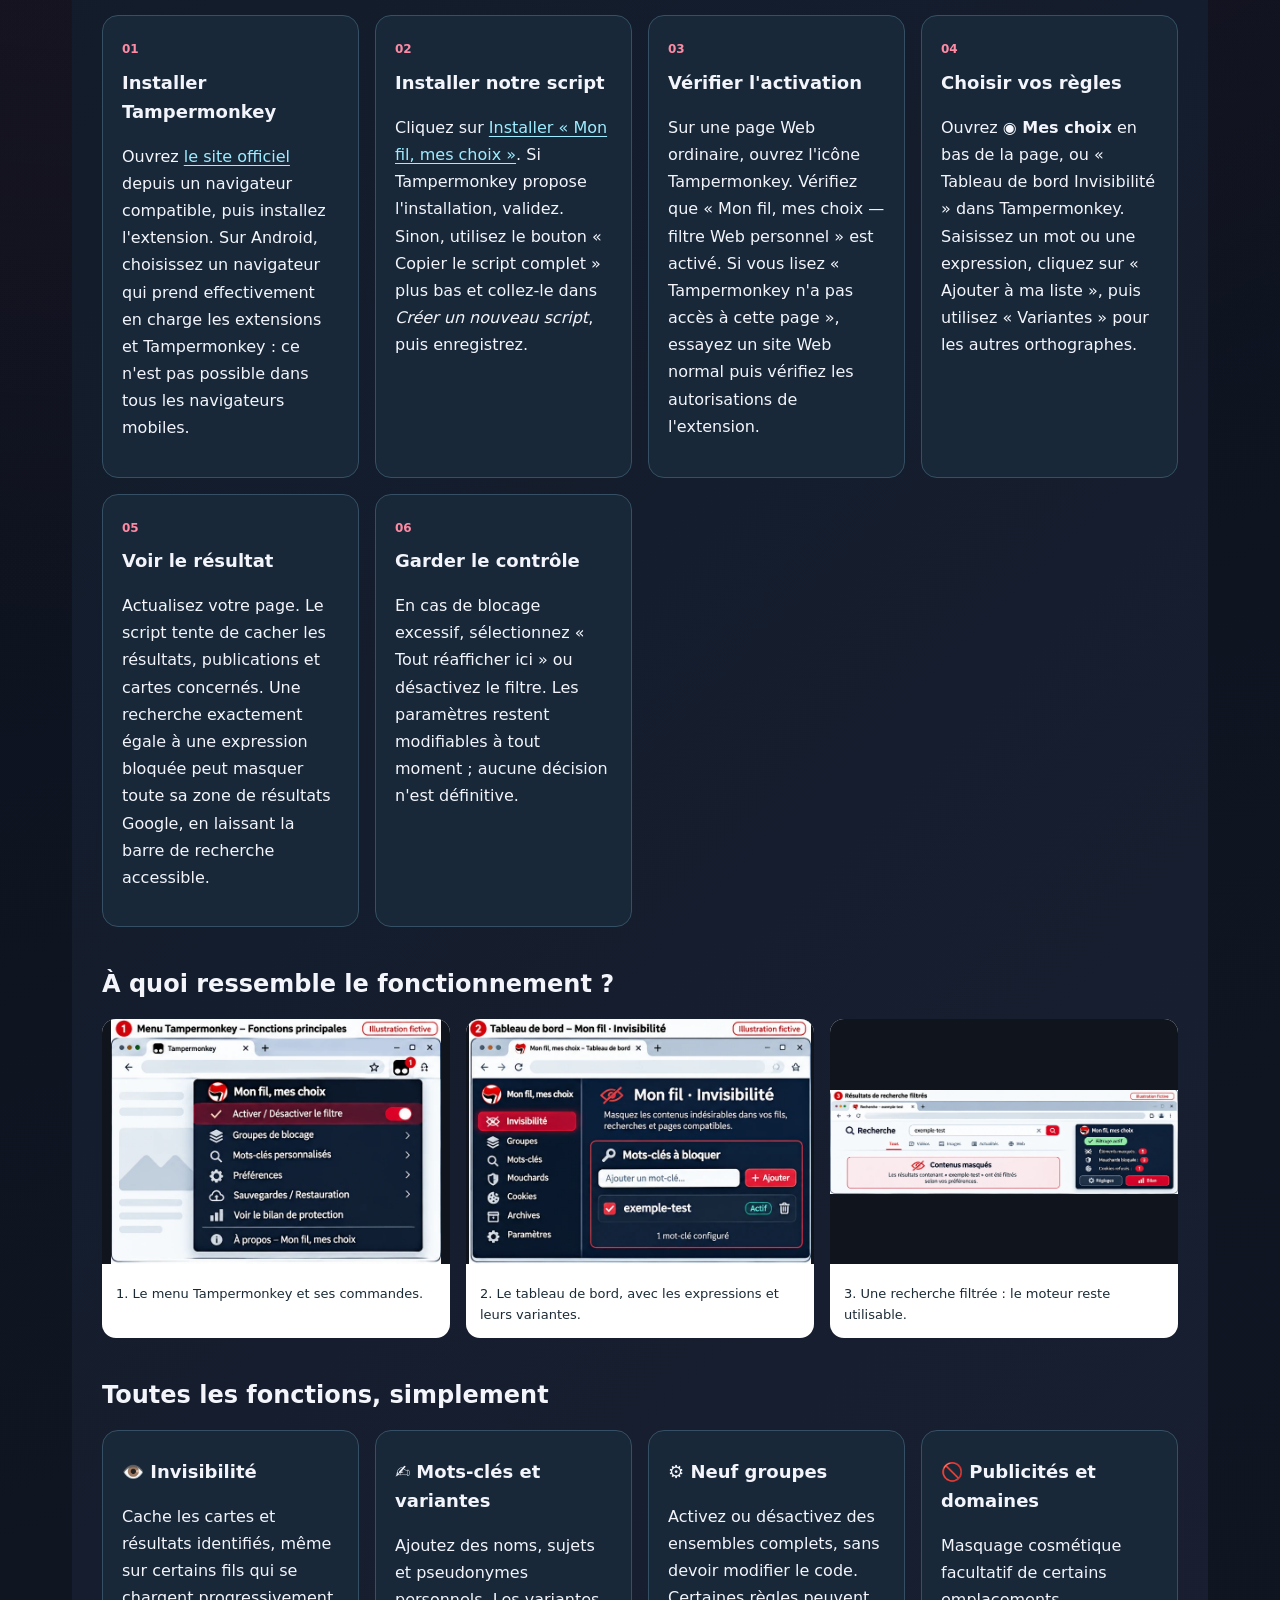
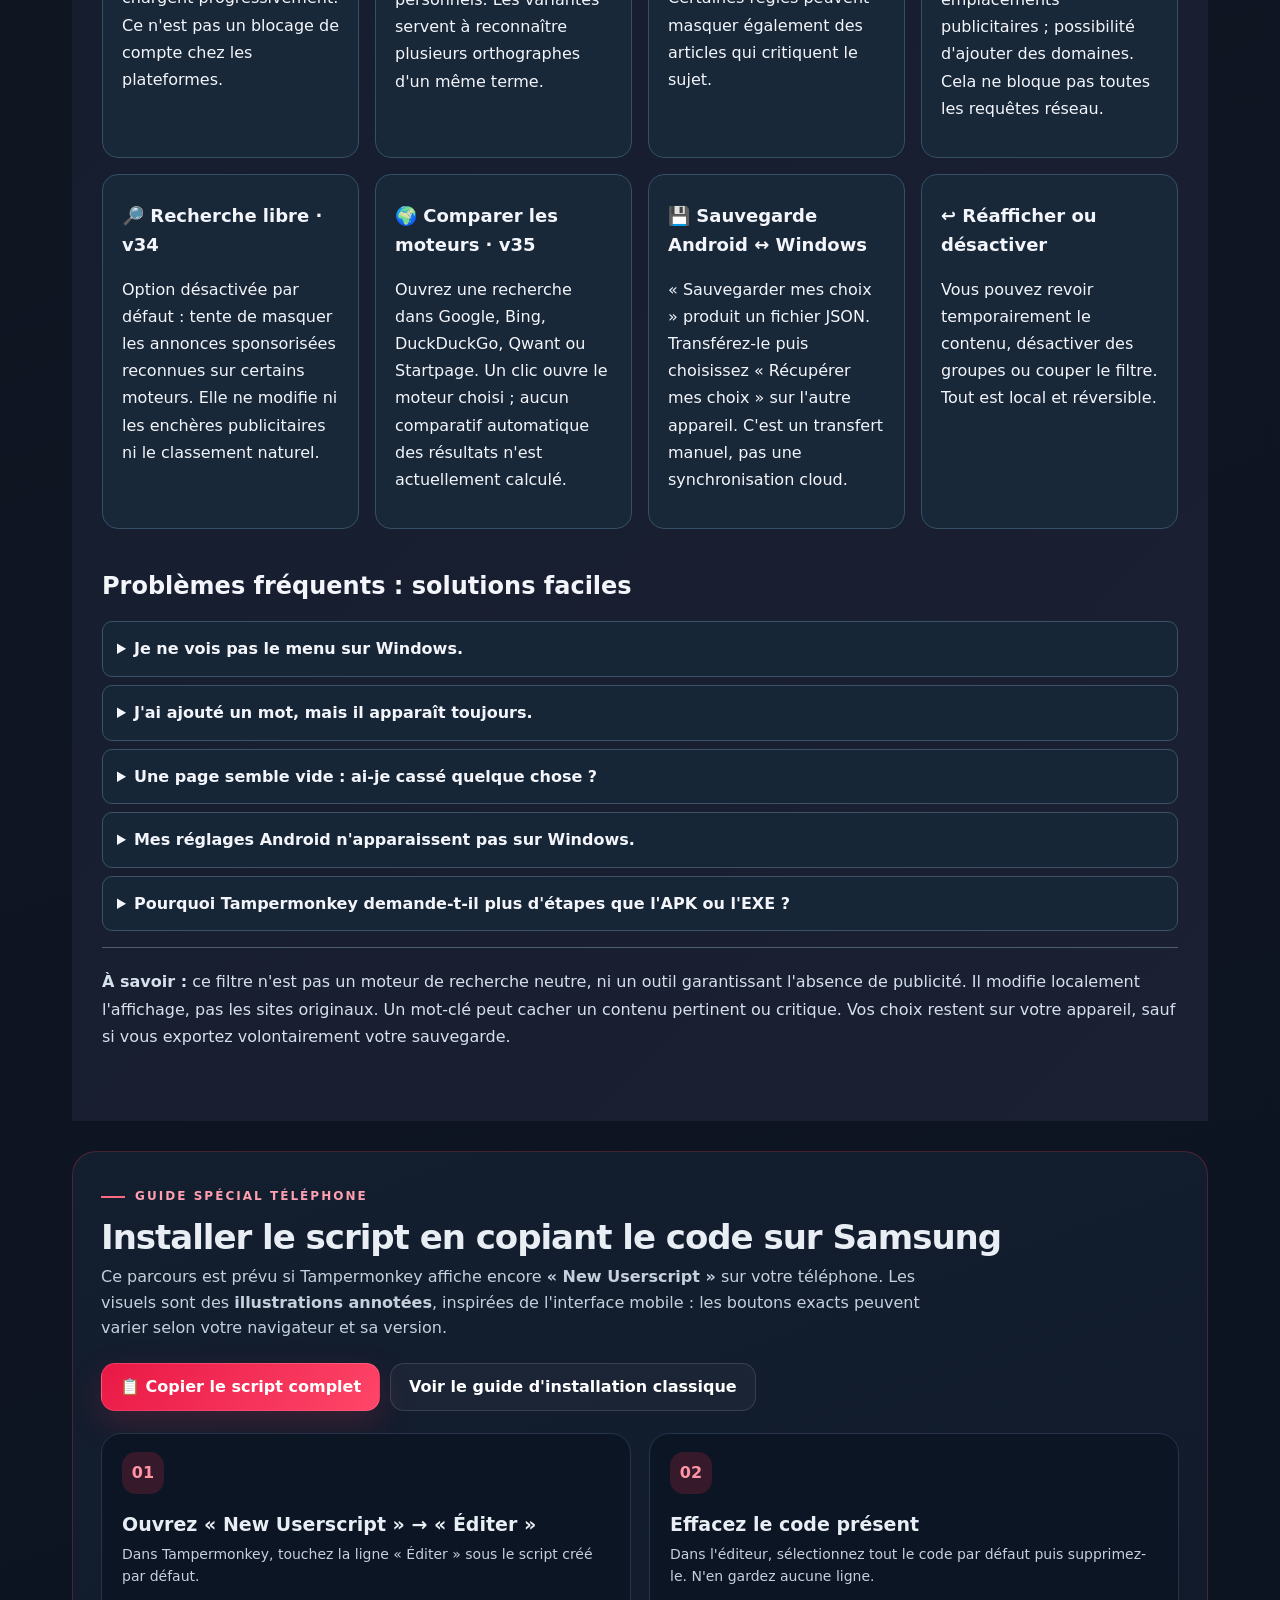
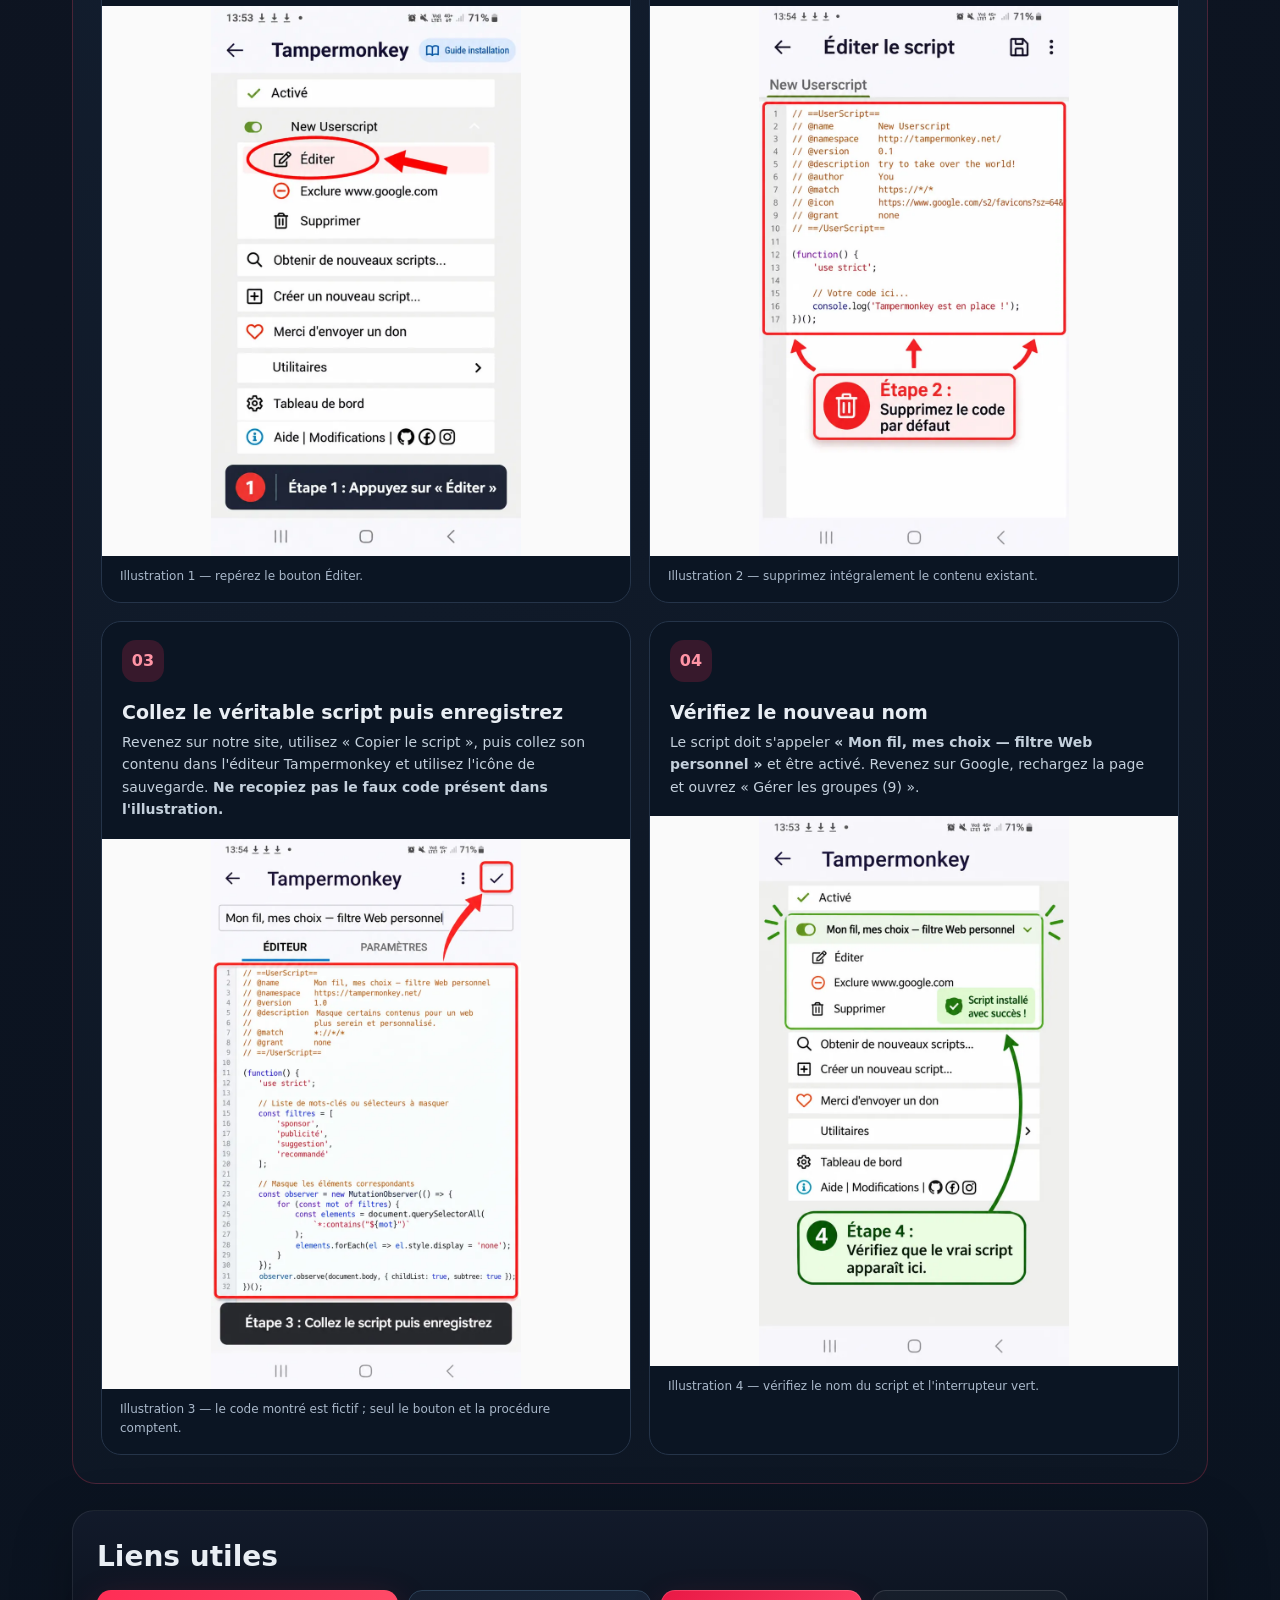
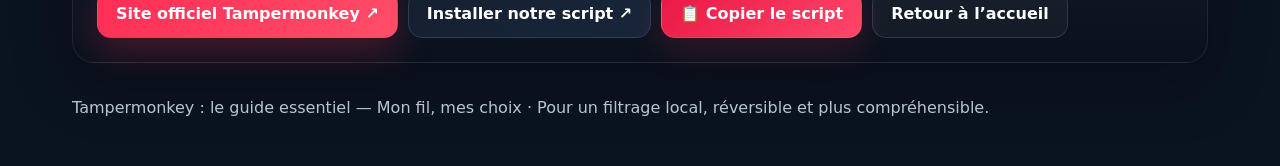
<file: site/tampermonkey.html>
<!doctype html>
<html lang="fr">
<head>
  <meta charset="UTF-8">
  <meta name="viewport" content="width=device-width, initial-scale=1, viewport-fit=cover">
  <meta name="description" content="Guide détaillé Tampermonkey avec captures d'écran : installer l'extension, autoriser les scripts, installer le script Mon fil, mes choix et l'utiliser au quotidien.">
  <meta name="theme-color" content="#0b1524">
  <link rel="icon" type="image/png" href="./assets/favicon.png">
  <title>Guide Tampermonkey — Mon fil, mes choix</title>
  <link rel="stylesheet" href="./assets/v8-theme.css">
  <style>
    :root{--tm-red:#ff2d55;--tm-red2:#ff4a5c;--tm-bg:#07111d;--tm-card:#0d1828;--tm-line:#24384d;--tm-text:#e9eef4;--tm-muted:#b9c6d3;--tm-green:#1fd39a;}
    *{box-sizing:border-box}
    body{margin:0;background:radial-gradient(circle at 15% 0%, rgba(255,45,85,.16), transparent 34%),linear-gradient(160deg,#070f1a,#101522 45%,#0a1320 100%);color:var(--tm-text);font-family:Inter, system-ui, -apple-system, 'Segoe UI', sans-serif;line-height:1.6}
    a{color:#fff;text-underline-offset:3px}
    .shell{max-width:1180px;margin:auto;padding:0 22px}
    .topbar{position:sticky;top:0;z-index:20;background:rgba(7,14,24,.86);backdrop-filter:blur(10px);border-bottom:1px solid rgba(255,255,255,.08)}
    .topbar-inner{min-height:74px;display:flex;align-items:center;justify-content:space-between;gap:14px}
    .brand{display:flex;align-items:center;gap:12px;text-decoration:none;color:#fff;font-weight:800;font-size:14px}
    .brand img{width:44px;height:44px;border-radius:14px;box-shadow:0 0 0 1px rgba(255,255,255,.08),0 0 20px rgba(255,45,85,.24)}
    .nav{display:flex;gap:18px;align-items:center;flex-wrap:wrap}
    .nav a{text-decoration:none;color:#d7dfe9;font-size:13px;font-weight:650}
    .nav a:hover{color:#fff}
    .cta{display:inline-flex;align-items:center;gap:8px;text-decoration:none;background:linear-gradient(135deg,var(--tm-red),#ff4e69);color:#fff;border-radius:14px;padding:11px 15px;font-weight:800;font-size:13px;box-shadow:0 14px 36px rgba(255,45,85,.25)}
    header.hero{padding:42px 0 24px}
    .eyebrow{display:inline-flex;align-items:center;gap:10px;text-transform:uppercase;font-size:12px;font-weight:800;letter-spacing:.17em;color:#ff9fb0}
    .eyebrow::before{content:'';width:24px;height:2px;background:#ff6a82;display:inline-block}
    .hero-grid{display:grid;grid-template-columns:minmax(0,1.05fr) minmax(280px,.95fr);gap:24px;align-items:start}
    h1{font-size:clamp(2.7rem,7vw,5.3rem);line-height:1.02;letter-spacing:-.05em;margin:16px 0 20px;font-weight:900}
    h1 span{color:var(--tm-red)}
    .lead{max-width:760px;color:#d4dce5;font-size:18px;margin:0 0 22px}
    .hero-actions{display:flex;gap:10px;flex-wrap:wrap;margin-bottom:18px}
    .btn{display:inline-flex;align-items:center;justify-content:center;gap:8px;min-height:48px;padding:0 18px;border-radius:14px;font-weight:800;text-decoration:none;border:1px solid transparent;transition:.16s ease}
    .btn:hover{transform:translateY(-1px)}
    .btn-primary{background:linear-gradient(135deg,var(--tm-red),#ff4e69);color:#fff;box-shadow:0 14px 36px rgba(255,45,85,.25)}
    .btn-dark{background:rgba(255,255,255,.04);color:#fff;border-color:rgba(255,255,255,.12)}
    .btn-soft{background:linear-gradient(135deg,#151f30,#18263a);color:#fff;border-color:#2b4057}
    .hero-note{display:flex;flex-wrap:wrap;gap:12px;color:#c6d1dc;font-size:13px}
    .hero-note span{display:inline-flex;align-items:center;gap:8px;background:rgba(255,255,255,.04);padding:8px 12px;border-radius:999px;border:1px solid rgba(255,255,255,.08)}
    .panel{background:linear-gradient(180deg,rgba(19,27,43,.96),rgba(10,18,29,.96));border:1px solid rgba(255,255,255,.08);border-radius:22px;box-shadow:0 20px 60px rgba(0,0,0,.25)}
    .quick{padding:26px;display:grid;gap:16px}
    .quick h2{margin:0;font-size:28px;line-height:1.15}
    .quick p{margin:0;color:#c8d1dc}
    .quick ol{margin:0;padding-left:18px;color:#e9eef4;display:grid;gap:8px}
    main{padding-bottom:52px}
    .prep{display:grid;grid-template-columns:repeat(3,minmax(0,1fr));gap:16px;margin:26px 0 10px}
    .prep-card{padding:20px}
    .prep-card h3{margin:0 0 8px;font-size:19px}
    .prep-card p{margin:0;color:#c8d2dd;font-size:14px}
    .section-title{font-size:34px;line-height:1.1;margin:38px 0 8px;font-weight:900;letter-spacing:-.03em}
    .section-lead{max-width:820px;color:#c5d0dc;margin:0 0 22px}
    .step{display:grid;grid-template-columns:minmax(0,1.02fr) minmax(320px,.98fr);gap:20px;padding:22px;margin-bottom:18px}
    .step-num{display:inline-flex;align-items:center;justify-content:center;width:42px;height:42px;border-radius:14px;background:rgba(255,45,85,.18);color:#ff94a5;font-weight:900;margin-bottom:14px}
    .step h3{margin:0 0 8px;font-size:30px;line-height:1.1}
    .step p{margin:0 0 12px;color:#d7dfe8}
    .step ul{margin:0;padding-left:18px;color:#d7dfe8;display:grid;gap:8px}
    .step li strong{color:#fff}
    figure.capture{margin:0;background:#08111e;border:1px solid var(--tm-line);border-radius:20px;overflow:hidden}
    figure.capture img{display:block;width:100%;height:auto;background:#050b12}
    figure.capture figcaption{padding:12px 14px;color:#c4cfdb;font-size:13px;background:rgba(255,255,255,.03)}
    .faq{display:grid;gap:12px;margin-top:26px}
    .faq details{padding:18px 20px;border-radius:18px;background:linear-gradient(180deg,#101b2b,#0c1624);border:1px solid rgba(255,255,255,.08)}
    .faq summary{cursor:pointer;font-weight:800}
    .faq p{margin:12px 0 0;color:#d4dde7}
    .warn{padding:18px 20px;border-radius:18px;background:rgba(255,45,85,.10);border:1px solid rgba(255,45,85,.28);color:#ffe8ec;margin-top:22px}
    .checklist{display:grid;grid-template-columns:repeat(2,minmax(0,1fr));gap:16px;margin-top:24px}
    .check-card{padding:20px}
    .check-card h3{margin:0 0 8px}
    .check-card ul{margin:0;padding-left:18px;display:grid;gap:8px;color:#d8e0ea}
    footer{padding:32px 0 46px;color:#b8c5d1}
    @media (max-width: 980px){.hero-grid,.step,.prep,.checklist{grid-template-columns:1fr} .nav{display:none} .cta{display:none}}
    @media (max-width: 760px){h1{font-size:clamp(2.45rem,13vw,4rem)} .section-title{font-size:28px} .step h3{font-size:25px} .hero-actions{flex-direction:column} .btn{width:100%} .quick{padding:20px} .step{padding:18px} }

    .mfm-copy-button{background:linear-gradient(135deg,#e91845,#ff4669);color:#fff;border:1px solid rgba(255,255,255,.13);box-shadow:0 12px 34px rgba(255,45,85,.18);cursor:pointer;font:inherit;font-weight:800}
    .mfm-manual[hidden]{display:none!important}
    .mfm-manual{background:#0b1825;border:1px solid #335069;border-radius:15px;padding:16px;margin:12px 0 20px}
    .mfm-manual p{margin:0 0 12px}
    .mfm-manual textarea{display:block;width:100%;min-height:155px;padding:12px;background:#060c15;color:#e7f0f8;border:1px solid #39516b;border-radius:11px;font-family:ui-monospace,Consolas,monospace;font-size:12px;line-height:1.6;resize:vertical}
    .mfm-manual button{margin-top:12px}
    .mfm-install-note{background:rgba(255,255,255,.05);border-left:3px solid #ff4d6b;border-radius:10px;padding:16px 18px;margin:16px 0}
    .mfm-install-note ol{margin:9px 0 0;padding-left:20px;display:grid;gap:8px;color:#d7dfe8}

    .manual-box{margin-top:30px;padding:28px;background:linear-gradient(160deg,#131e2f,#0d1623);border:1px solid rgba(255,63,94,.24);border-radius:24px}
    .manual-step-list{display:grid;grid-template-columns:repeat(2,minmax(0,1fr));gap:18px;margin-top:22px}
    .manual-step{background:#0b1523;border:1px solid #253449;border-radius:20px;overflow:hidden}
    .manual-step header{padding:18px 20px}
    .manual-step h3{margin:5px 0 7px;font-size:19px;line-height:1.22}
    .manual-step p{margin:0;color:#c4d0dc;font-size:14px}
    .manual-step img{display:block;width:100%;height:auto;max-height:550px;object-fit:contain;background:#fafafa}
    .manual-step figcaption{font-size:12px;color:#aab9cb;padding:11px 18px 16px}
    @media(max-width:780px){.manual-step-list{grid-template-columns:1fr}.manual-box{padding:15px}}
  </style>

<style id="mfm35-style">
.mfm35{padding:55px 0;background:linear-gradient(135deg,#101b29,#1b2033);color:#f3f5fb}
.mfm35-inner{max-width:1120px;margin:auto;padding:0 22px}.mfm35-eyebrow{color:#ff9bb3;font-size:12px;font-weight:800;letter-spacing:.15em}
.mfm35 h2{font-size:clamp(27px,4vw,48px);line-height:1.12;max-width:850px;margin:12px 0 20px}.mfm35 h3{margin:38px 0 16px;font-size:24px}.mfm35 h4{font-size:18px;margin:8px 0}.mfm35 p{line-height:1.7}
.mfm35-lead{font-size:18px;max-width:880px;color:#d6e2ec}.mfm35 a{color:#9eecff}
.mfm35-choices{display:flex;gap:12px;flex-wrap:wrap;margin:28px 0}.mfm35-choices a{border:1px solid #728197;border-radius:12px;padding:12px 16px;text-decoration:none;font-weight:750;color:white}.mfm35-choices a.mfm35-primary{background:#da294a;border-color:#da294a}
.mfm35-stats,.mfm35-grid,.mfm35-photos{display:grid;grid-template-columns:repeat(auto-fit,minmax(230px,1fr));gap:16px}.mfm35-stats>div,.mfm35-grid>article{background:#182839;border:1px solid #355064;border-radius:16px;padding:19px}.mfm35-stats strong{display:block;font-size:22px;color:#fff}.mfm35-stats span{font-size:13px;color:#c0d0db}.mfm35-num{font-size:12px;font-weight:900;color:#ff8aa4}
.mfm35-photos figure{margin:0;background:#fff;border-radius:14px;overflow:hidden;color:#1b2b36}.mfm35-photos img{width:100%;height:245px;object-fit:contain;background:#10141c}.mfm35-photos figcaption{padding:12px 14px;font-size:13px}
.mfm35 details{border:1px solid #3b5269;background:#162637;border-radius:10px;margin:8px 0;padding:14px}.mfm35 summary{font-weight:750;cursor:pointer}.mfm35-privacy{border-top:1px solid #4e5d6b;padding-top:20px;color:#d5e1eb}
</style>

</head>
<body>
  <div class="topbar">
    <div class="shell topbar-inner">
      <a class="brand" href="./"><img src="./assets/icone_antifa.png" alt="Logo Mon fil, mes choix"><span>Mon fil, mes choix</span></a>
      <nav class="nav" aria-label="Navigation principale">
        <a href="./">Accueil</a>
        <a href="./#annuaire">La liste</a>
        <a href="./tampermonkey.html" aria-current="page">Guide Tampermonkey</a>
        <a href="./dns.html">Applications</a>
        
      </nav>
      <a class="cta" href="./tampermonkey/mon-fil-mes-choix.user.js">Installer le script ↗</a>
    </div>
  </div>
  <header class="hero">
    <div class="shell hero-grid">
      <div>
        <div class="eyebrow">Guide détaillé avec captures</div>
        <h1>Installer <span>Tampermonkey</span> pas à pas.</h1>
        <p class="lead">Ce guide a été pensé pour les personnes qui ne connaissent pas encore les scripts utilisateur. Vous y trouverez les étapes dans le bon ordre, des captures d’écran illustratives et des solutions si quelque chose ne fonctionne pas.</p>
        <div class="hero-actions">
          <a class="btn btn-primary" href="https://www.tampermonkey.net/" target="_blank" rel="noopener noreferrer">1 · Ouvrir le site officiel ↗</a>
          <a class="btn btn-soft" href="./tampermonkey/mon-fil-mes-choix.user.js">2 · Installer notre script ↗</a>
          <button class="btn btn-primary mfm-copy-button" type="button" data-copy-script>📋 Copier le script</button>
          <a class="btn btn-dark" href="#installation-samsung">Guide Samsung avec images ↓</a>
          <a class="btn btn-dark" href="#depannage">Dépannage</a>
        </div>
        <div class="hero-note">
          <span>📌 Sans connaissances techniques avancées</span>
          <span>🖼️ Avec captures d’écran illustratives</span>
          <span>🔒 Filtrage local dans le navigateur</span>
        </div>
      </div>
      <aside class="panel quick" aria-label="Résumé rapide des étapes">
        <h2>En bref : installer en 5 étapes</h2>
        <p>Suivez toujours cet ordre. Si une étape ne marche pas, passez à la partie dépannage plus bas.</p>
        <ol>
          <li>Installer l’extension Tampermonkey dans le navigateur.</li>
          <li>Autoriser les scripts utilisateur si le navigateur le demande.</li>
          <li>Ouvrir et installer le script « Mon fil, mes choix ».</li>
          <li>Tester le menu Tampermonkey sur une page Web.</li><li>Choisir les groupes à masquer dans « Gérer les groupes ».</li>
        </ol>
      </aside>
    </div>
  </header>
  <main class="shell">

<!-- GUIDE-REFONTE-V35 -->
<section id="nouveau-guide" class="mfm35">
  <div class="mfm35-inner">
    <p class="mfm35-eyebrow">LE GUIDE POUR TOUT LE MONDE · VERSION 4.1.0</p>
    <h2>Une installation de quelques étapes. Un Web vraiment à vos choix.</h2>
    <p class="mfm35-lead">Marre de retrouver toujours les mêmes noms, sujets ou annonces ? Avec Tampermonkey, vous décidez de ce qui doit disparaître <strong>de votre propre écran</strong>. Vous ne supprimez rien chez les autres. Et vous pouvez tout réafficher à volonté.</p>
    <div class="mfm35-choices"><a href="#mfm35-parcours" class="mfm35-primary">🚀 Je commence de zéro</a><a href="#mfm35-fonctions">🔧 J'ai déjà installé le filtre</a><a href="./dns.html">📱 Je préfère l'APK ou l'EXE</a></div>
    <div class="mfm35-stats"><div><strong>9 groupes</strong><span>à activer ou désactiver</span></div><div><strong>303 entrées</strong><span>personnalisables</span></div><div><strong>Sans compte</strong><span>préférences locales</span></div><div><strong>Réversible</strong><span>un bouton suffit</span></div></div>
    <h3 id="mfm35-parcours">Démarrer sans connaissances techniques</h3>
    <p>Vous n'avez pas besoin de savoir programmer. <strong>Les images ci-dessous sont de vraies photos de tests sur Windows</strong> : leur aspect peut varier selon le navigateur et la version de l'extension.</p>
    <div class="mfm35-grid">
      <article><span class="mfm35-num">01</span><h4>Installer Tampermonkey</h4><p>Ouvrez <a href="https://www.tampermonkey.net/" target="_blank" rel="noopener noreferrer">le site officiel</a> depuis un navigateur compatible, puis installez l'extension. Sur Android, choisissez un navigateur qui prend effectivement en charge les extensions et Tampermonkey : ce n'est pas possible dans tous les navigateurs mobiles.</p></article>
      <article><span class="mfm35-num">02</span><h4>Installer notre script</h4><p>Cliquez sur <a href="./tampermonkey/mon-fil-mes-choix.user.js">Installer « Mon fil, mes choix »</a>. Si Tampermonkey propose l'installation, validez. Sinon, utilisez le bouton « Copier le script complet » plus bas et collez-le dans <em>Créer un nouveau script</em>, puis enregistrez.</p></article>
      <article><span class="mfm35-num">03</span><h4>Vérifier l'activation</h4><p>Sur une page Web ordinaire, ouvrez l'icône Tampermonkey. Vérifiez que « Mon fil, mes choix — filtre Web personnel » est activé. Si vous lisez « Tampermonkey n'a pas accès à cette page », essayez un site Web normal puis vérifiez les autorisations de l'extension.</p></article>
      <article><span class="mfm35-num">04</span><h4>Choisir vos règles</h4><p>Ouvrez <strong>◉ Mes choix</strong> en bas de la page, ou « Tableau de bord Invisibilité » dans Tampermonkey. Saisissez un mot ou une expression, cliquez sur « Ajouter à ma liste », puis utilisez « Variantes » pour les autres orthographes.</p></article>
      <article><span class="mfm35-num">05</span><h4>Voir le résultat</h4><p>Actualisez votre page. Le script tente de cacher les résultats, publications et cartes concernés. Une recherche exactement égale à une expression bloquée peut masquer toute sa zone de résultats Google, en laissant la barre de recherche accessible.</p></article>
      <article><span class="mfm35-num">06</span><h4>Garder le contrôle</h4><p>En cas de blocage excessif, sélectionnez « Tout réafficher ici » ou désactivez le filtre. Les paramètres restent modifiables à tout moment ; aucune décision n'est définitive.</p></article>
    </div>
    <h3>À quoi ressemble le fonctionnement ?</h3>
    <div class="mfm35-photos">
      <figure><img loading="lazy" src="./assets/guides/illustration-menu-anonyme-v44.webp" alt="Illustration fictive du menu Tampermonkey, sans informations personnelles"><figcaption>1. Le menu Tampermonkey et ses commandes.</figcaption></figure>
      <figure><img loading="lazy" src="./assets/guides/illustration-tableau-anonyme-v44.webp" alt="Illustration fictive du tableau de bord, avec un mot-clé inventé"><figcaption>2. Le tableau de bord, avec les expressions et leurs variantes.</figcaption></figure>
      <figure><img loading="lazy" src="./assets/guides/illustration-resultats-anonyme-v44.webp" alt="Illustration fictive de résultats de recherche masqués, sans informations personnelles"><figcaption>3. Une recherche filtrée : le moteur reste utilisable.</figcaption></figure>
    </div>
    <h3 id="mfm35-fonctions">Toutes les fonctions, simplement</h3>
    <div class="mfm35-grid">
      <article><h4>👁️ Invisibilité</h4><p>Cache les cartes et résultats identifiés, même sur certains fils qui se chargent progressivement. Ce n'est pas un blocage de compte chez les plateformes.</p></article>
      <article><h4>✍️ Mots-clés et variantes</h4><p>Ajoutez des noms, sujets et pseudonymes personnels. Les variantes servent à reconnaître plusieurs orthographes d'un même terme.</p></article>
      <article><h4>⚙️ Neuf groupes</h4><p>Activez ou désactivez des ensembles complets, sans devoir modifier le code. Certaines règles peuvent masquer également des articles qui critiquent le sujet.</p></article>
      <article><h4>🚫 Publicités et domaines</h4><p>Masquage cosmétique facultatif de certains emplacements publicitaires ; possibilité d'ajouter des domaines. Cela ne bloque pas toutes les requêtes réseau.</p></article>
      <article><h4>🔎 Recherche libre · v34</h4><p>Option désactivée par défaut : tente de masquer les annonces sponsorisées reconnues sur certains moteurs. Elle ne modifie ni les enchères publicitaires ni le classement naturel.</p></article>
      <article><h4>🌍 Comparer les moteurs · v35</h4><p>Ouvrez une recherche dans Google, Bing, DuckDuckGo, Qwant ou Startpage. Un clic ouvre le moteur choisi ; aucun comparatif automatique des résultats n'est actuellement calculé.</p></article>
      <article><h4>💾 Sauvegarde Android ↔ Windows</h4><p>« Sauvegarder mes choix » produit un fichier JSON. Transférez-le puis choisissez « Récupérer mes choix » sur l'autre appareil. C'est un transfert manuel, pas une synchronisation cloud.</p></article>
      <article><h4>↩️ Réafficher ou désactiver</h4><p>Vous pouvez revoir temporairement le contenu, désactiver des groupes ou couper le filtre. Tout est local et réversible.</p></article>
    </div>
    <h3>Problèmes fréquents : solutions faciles</h3>
    <details><summary>Je ne vois pas le menu sur Windows.</summary><p>Ouvrez une page Web classique, puis cliquez sur l'icône Tampermonkey. Contrôlez l'interrupteur du script et les autorisations d'accès aux sites. Les pages internes du navigateur ne permettent généralement pas l'exécution des scripts.</p></details>
    <details><summary>J'ai ajouté un mot, mais il apparaît toujours.</summary><p>Vérifiez « Masquer mes mots-clés », rechargez la page et ajoutez éventuellement une variante. Certains blocs des moteurs et réseaux ne sont pas détectables. Dans Tampermonkey, vérifiez que le script est à jour.</p></details>
    <details><summary>Une page semble vide : ai-je cassé quelque chose ?</summary><p>Non : si la recherche correspond exactement à une expression que vous avez bloquée, les résultats Google peuvent être masqués. Essayez « Tout réafficher ici » ou désactivez cette règle pour rétablir l'affichage.</p></details>
    <details><summary>Mes réglages Android n'apparaissent pas sur Windows.</summary><p>Les réglages ne se synchronisent pas automatiquement. Exportez un fichier JSON depuis le menu Tampermonkey sur le premier appareil, puis importez-le depuis le second.</p></details>
    <details><summary>Pourquoi Tampermonkey demande-t-il plus d'étapes que l'APK ou l'EXE ?</summary><p>L'APK et l'EXE sont des applications à installer. Tampermonkey est une extension qui charge un script dans un navigateur : il faut d'abord autoriser l'extension, puis installer le script. En échange, vous personnalisez très finement les contenus visibles directement sur les pages compatibles.</p></details>
    <p class="mfm35-privacy"><strong>À savoir :</strong> ce filtre n'est pas un moteur de recherche neutre, ni un outil garantissant l'absence de publicité. Il modifie localement l'affichage, pas les sites originaux. Un mot-clé peut cacher un contenu pertinent ou critique. Vos choix restent sur votre appareil, sauf si vous exportez volontairement votre sauvegarde.</p>
  </div>
</section>
<!-- /GUIDE-REFONTE-V35 -->
<!-- GUIDE-EPURE-V37 : une seule présentation générale et un guide Samsung -->

    <section class="manual-box" id="installation-samsung" aria-labelledby="phone-title">
      <span class="eyebrow">Guide spécial téléphone</span>
      <h2 id="phone-title" class="section-title" style="margin-top:12px">Installer le script en copiant le code sur Samsung</h2>
      <p class="section-lead">Ce parcours est prévu si Tampermonkey affiche encore <strong>« New Userscript »</strong> sur votre téléphone. Les visuels sont des <strong>illustrations annotées</strong>, inspirées de l'interface mobile : les boutons exacts peuvent varier selon votre navigateur et sa version.</p>
      <div class="hero-actions">
        <button id="manualCopyButton" type="button" class="btn btn-primary mfm-copy-button" data-copy-script>📋 Copier le script complet</button>
        <a class="btn btn-dark" href="#etape-1">Voir le guide d'installation classique</a>
      </div>
      <div class="manual-step-list">
        <article class="manual-step"><header><div class="step-num">01</div><h3>Ouvrez « New Userscript » → « Éditer »</h3><p>Dans Tampermonkey, touchez la ligne « Éditer » sous le script créé par défaut.</p></header><img loading="lazy" src="./assets/guides/tuto-etape1-editer.webp" alt="Illustration de Tampermonkey sur Samsung avec le bouton Éditer entouré en rouge"><figcaption>Illustration 1 — repérez le bouton Éditer.</figcaption></article>
        <article class="manual-step"><header><div class="step-num">02</div><h3>Effacez le code présent</h3><p>Dans l'éditeur, sélectionnez tout le code par défaut puis supprimez-le. N'en gardez aucune ligne.</p></header><img loading="lazy" src="./assets/guides/tuto-etape2-effacer.webp" alt="Illustration de l'éditeur avec le code initial entouré en rouge"><figcaption>Illustration 2 — supprimez intégralement le contenu existant.</figcaption></article>
        <article class="manual-step"><header><div class="step-num">03</div><h3>Collez le véritable script puis enregistrez</h3><p>Revenez sur notre site, utilisez « Copier le script », puis collez son contenu dans l'éditeur Tampermonkey et utilisez l'icône de sauvegarde. <strong>Ne recopiez pas le faux code présent dans l'illustration.</strong></p></header><img loading="lazy" src="./assets/guides/tuto-etape3-coller.webp" alt="Illustration montrant l'éditeur de script et son bouton Enregistrer"><figcaption>Illustration 3 — le code montré est fictif ; seul le bouton et la procédure comptent.</figcaption></article>
        <article class="manual-step"><header><div class="step-num">04</div><h3>Vérifiez le nouveau nom</h3><p>Le script doit s'appeler <strong>« Mon fil, mes choix — filtre Web personnel »</strong> et être activé. Revenez sur Google, rechargez la page et ouvrez « Gérer les groupes (9) ».</p></header><img loading="lazy" src="./assets/guides/tuto-etape4-verifier.webp" alt="Illustration du script Mon fil, mes choix activé dans Tampermonkey"><figcaption>Illustration 4 — vérifiez le nom du script et l'interrupteur vert.</figcaption></article>
      </div>
    </section>


    <section class="panel" style="padding:24px;margin-top:26px">
      <h2 style="margin:0 0 10px;font-size:28px">Liens utiles</h2>
      <div class="hero-actions" style="margin-bottom:0">
        <a class="btn btn-primary" href="https://www.tampermonkey.net/" target="_blank" rel="noopener noreferrer">Site officiel Tampermonkey ↗</a>
        <a class="btn btn-soft" href="./tampermonkey/mon-fil-mes-choix.user.js">Installer notre script ↗</a>
        <button class="btn btn-primary mfm-copy-button" type="button" data-copy-script>📋 Copier le script</button>
        <a class="btn btn-dark" href="./">Retour à l’accueil</a>
      </div>
    </section>
  </main>
  <footer>
    <div class="shell">Tampermonkey : le guide essentiel — Mon fil, mes choix · Pour un filtrage local, réversible et plus compréhensible.</div>
  </footer>

<script>
(() => {
  'use strict';
  const url = new URL('./tampermonkey/mon-fil-mes-choix.user.js', document.baseURI);
  const buttons = document.querySelectorAll('[data-copy-script]');
  const status = document.getElementById('mfm-copy-status');
  const manual = document.getElementById('mfm-copy-manual');
  const code = document.getElementById('mfm-copy-code');
  let cached = null;
  let loading = null;

  function getScript() {
    if (cached) return Promise.resolve(cached);
    if (!loading) {
      loading = fetch(url, { cache: 'no-store' }).then(async response => {
        if (!response.ok) throw new Error('HTTP ' + response.status);
        const source = await response.text();
        if (!source.startsWith('// ==UserScript==') || !source.includes('@name'))
          throw new Error('Le fichier reçu ne ressemble pas au script Tampermonkey.');
        cached = source;
        return source;
      }).catch(error => { loading = null; throw error; });
    }
    return loading;
  }

  // Load early: mobile browsers may lose the user gesture if copying begins only after a fetch.
  getScript().catch(() => {});

  function showManual(source) {
    manual.hidden = false;
    code.value = source;
    code.focus();
    code.select();
    code.setSelectionRange(0, source.length);
    // Fallback for browsers without the modern clipboard API.
    try {
      if (document.execCommand && document.execCommand('copy')) {
        status.textContent = '✓ Code complet copié ! Ouvrez « New Userscript » → « Éditer », remplacez tout le contenu, collez et enregistrez.';
        manual.hidden = true;
        return;
      }
    } catch (_) {}
    status.textContent = 'Votre navigateur bloque la copie automatique. Le code est sélectionné ci-dessous : faites un appui long pour le copier.';
  }

  async function copy() {
    status.textContent = 'Préparation du code complet…';
    try {
      const source = await getScript();
      if (navigator.clipboard && typeof navigator.clipboard.writeText === 'function') {
        try {
          await navigator.clipboard.writeText(source);
          manual.hidden = true;
          status.textContent = '✓ Script complet copié ! Dans Tampermonkey : « New Userscript » → « Éditer » → tout sélectionner → coller → enregistrer.';
          return;
        } catch (_) {}
      }
      showManual(source);
    } catch (_) {
      status.innerHTML = 'Impossible de charger le script. <a href="./tampermonkey/mon-fil-mes-choix.user.js">Ouvrez son fichier ici</a> pour le copier manuellement.';
    }
  }
  for (const button of buttons) button.addEventListener('click', copy);
  document.getElementById('mfm-copy-select').addEventListener('click', () => {
    manual.hidden = false;
    code.focus();
    code.select();
    code.setSelectionRange(0, code.value.length);
  });
})();
</script>
</body>
</html>
</file>
<file: site/assets/v8-theme.css>
/* MON FIL, MES CHOIX — V8. Un thème partage entre les trois pages. */
:root{color-scheme:dark;--bg:#0b0e14;--ink:#f4f5f7;--mid:#aeb9c5;--paper:#171d26;--line:#39424e;--navy:#090c12;--lime:#ef2943;--teal:#ff687c;--shadow:0 22px 55px #0005}
html{scroll-behavior:smooth;scroll-padding-top:90px}
body.v8{background:radial-gradient(circle at 94% 0,#48152238,transparent 35%),#0b0e14;color:#f4f5f7;font:15px/1.65 system-ui,-apple-system,"Segoe UI",sans-serif;min-width:320px}
body.v8 *{box-sizing:border-box}
body.v8 a{color:#ffa7b3;text-underline-offset:3px}
body.v8 h1,body.v8 h2,body.v8 h3{font-family:system-ui,-apple-system,"Segoe UI",sans-serif;font-weight:850;letter-spacing:-.045em}
body.v8 h2{color:#fff}body.v8 p{line-height:1.7}
body.v8 :is(a,button,input,select,summary,textarea):focus-visible{outline:3px solid #ff8395;outline-offset:3px}
.v8-header{position:sticky;top:0;z-index:60;background:#0a0d13f2;border-bottom:1px solid #ffffff1c;backdrop-filter:blur(19px)}
.v8-wrap{max-width:1230px;margin:auto;padding:0 26px}
.v8-header-inner{min-height:75px;display:flex;gap:20px;align-items:center;justify-content:space-between}
.v8-brand{display:flex;align-items:center;gap:10px;color:#fff!important;text-decoration:none!important;font-size:19px;letter-spacing:-.05em;font-weight:850;white-space:nowrap}
.v8-brand img{width:40px;height:40px;object-fit:contain;filter:drop-shadow(0 4px 8px #fa293f40)}
.v8-nav{display:flex;gap:21px;align-items:center}.v8-nav a{color:#d5d8e0!important;font-size:13px;font-weight:700;text-decoration:none;white-space:nowrap}.v8-nav a:hover{color:#fff!important}
.v8-header-cta{background:#ef2541;border:1px solid #ff475e;border-radius:11px;padding:10px 15px;color:white!important;text-decoration:none!important;font-size:13px;font-weight:800;white-space:nowrap;box-shadow:0 9px 26px #f51d3e35}
.v8-mobile-nav{position:relative;display:none}.v8-mobile-nav summary{list-style:none;cursor:pointer;border:1px solid #515762;border-radius:10px;width:43px;height:40px;display:grid;place-content:center;gap:5px}.v8-mobile-nav summary::-webkit-details-marker{display:none}.v8-mobile-nav summary span{display:block;background:#fff;border-radius:3px;width:19px;height:2px}
.v8-mobile-nav nav{position:absolute;right:0;top:49px;min-width:220px;display:grid;gap:3px;padding:10px;background:#20252f;border-radius:13px;border:1px solid #4c525e;box-shadow:0 22px 44px #000a}.v8-mobile-nav nav a{display:block;color:#fff!important;text-decoration:none;padding:10px;border-radius:7px}.v8-mobile-nav nav a:hover{background:#ffffff15}
/* ACCUEIL / BANNIERE */
.v8-home .shell{max-width:1230px}.v8-home .hero{position:relative;overflow:hidden;background:radial-gradient(ellipse at 78% 44%,#b319324f,transparent 47%),linear-gradient(115deg,#080b11,#16131c 75%,#38111a)}
.v8-home .hero:before{content:"";position:absolute;inset:0;pointer-events:none;background:repeating-linear-gradient(145deg,transparent 0 90px,#d2293810 92px 93px)}
.v8-home .hero-in.v8-hero-grid{display:grid;grid-template-columns:1.1fr .9fr;align-items:center;gap:34px;padding:84px 0 102px}.v8-home .hero-in:after{display:none}
.v8-home .eyebrow,.v8 .eyebrow{color:#ffaab6;letter-spacing:.17em;font-size:11px}.v8-home .eyebrow:before,.v8 .eyebrow:before{background:#fd334d}
.v8-home .hero h1{font-size:clamp(60px,8.4vw,112px);line-height:.98;letter-spacing:-.09em;max-width:none;margin:20px 0 23px;font-weight:950;text-shadow:0 8px 40px #0006}.v8-home .hero h1 em,.v8-subhero h1 em{font-style:normal;color:#ff2b48}
.v8-home .hero-lead{font-size:17px;max-width:620px;color:#d0d5e0;line-height:1.72}.v8-home .hero-lead strong{color:#fff}.v8-home .hero-actions{display:flex;flex-wrap:wrap;gap:10px}
body.v8 .btn{border-radius:11px;font-weight:800;font-size:13px;min-height:47px;transition:transform .2s,filter .2s}body.v8 .btn:hover{transform:translateY(-2px);filter:brightness(1.1)}
body.v8 .btn-primary{color:#fff;background:#ed2541;border:1px solid #fb4d61;box-shadow:0 10px 26px #f52a4036}body.v8 .btn-ghost,body.v8 .btn-outline-white{color:#fff;border:1px solid #65717c;background:#202631}
.v8-hero-foot{display:flex;flex-wrap:wrap;gap:8px 20px;color:#b4becb;font-size:12px;font-weight:700;margin-top:30px}
.v8-hero-visual{min-height:430px;position:relative;display:grid;place-items:center}.v8-flag-glow{position:absolute;inset:5%;background:radial-gradient(ellipse,#dd263d80,transparent 67%);filter:blur(40px)}
.v8-monitor{position:relative;width:min(100%,453px);transform:perspective(1000px) rotateY(-7deg);background:linear-gradient(160deg,#1d2430,#0d1118);border:1px solid #667080;border-radius:23px;overflow:hidden;box-shadow:0 30px 76px #000a,0 0 0 7px #0e1219,0 0 64px #ef284138}
.v8-window-head{height:42px;background:#10151d;border-bottom:1px solid #3b4350;padding:0 14px;display:flex;align-items:center;justify-content:space-between;font-size:11px;font-weight:750;color:#d0d8e0}.v8-window-dots{display:flex;gap:5px}.v8-window-dots i{width:9px;height:9px;background:#ff3150;border-radius:50%}.v8-window-dots i:nth-child(2){background:#edbe5a}.v8-window-dots i:nth-child(3){background:#66727f}
.v8-window-content{padding:22px}.v8-window-title{display:flex;gap:15px;align-items:center;margin-bottom:17px}.v8-window-title img{object-fit:contain;background:#0d1015;border:1px solid #434b56;border-radius:15px}.v8-window-title strong{display:block;font-size:23px;line-height:1.15;letter-spacing:-.04em}.v8-window-title small{display:block;color:#acb9c7;font-size:11px;margin-top:6px}
.v8-visual-rule{display:flex;align-items:center;gap:12px;background:#202832;border:1px solid #3f4954;border-radius:12px;padding:12px;margin:10px 0}.v8-visual-square{width:37px;height:37px;display:grid;place-items:center;flex-shrink:0;border-radius:9px;color:#ffb4c0;background:#542535;border:1px solid #753547;font-size:12px;font-weight:900}.v8-visual-rule strong{display:block;font-size:12px}.v8-visual-rule small{display:block;color:#acb8c5;font-size:10px;margin-top:3px}.v8-visual-arrow{margin-left:auto;color:#fd6e7f;font-size:21px}
.v8-float-note{position:absolute;right:0;bottom:-7px;background:#161a22;border:1px solid #555f6c;border-radius:30px;padding:8px 12px;color:#ccd5df;font-size:10px;box-shadow:0 12px 30px #0009}.v8-tiny-dot{display:inline-block;width:7px;height:7px;border-radius:100%;background:#ff304d;margin-right:7px}
/* QUATRE MODULES */
.v8-feature-section{padding:35px 0}.v8-section-top h2{font-size:clamp(29px,3.6vw,42px);margin:6px 0}.v8-section-top p{color:#adb7c4;margin:0 0 20px}.v8-feature-grid{display:grid;grid-template-columns:repeat(4,minmax(0,1fr));gap:14px}
.v8-feature-card{--accent:#fa4358;--glow:#662537;display:flex;flex-direction:column;gap:9px;min-height:271px;padding:20px;background:radial-gradient(ellipse at 0 0,var(--glow),transparent 54%),linear-gradient(150deg,#20262f,#121720);border:1px solid #3c434d;border-radius:18px;text-decoration:none!important;color:#b7c2cf!important;box-shadow:0 17px 37px #0004;transition:transform .2s,border-color .2s}.v8-feature-card:hover{transform:translateY(-4px);border-color:var(--accent)}
.v8-feature-card.card-violet{--accent:#b38aff;--glow:#322357}.v8-feature-card.card-green{--accent:#61d5ad;--glow:#104e42}.v8-feature-card.card-blue{--accent:#6faefa;--glow:#163b61}
.v8-feature-icon{display:grid;place-items:center;width:49px;height:49px;background:var(--glow);border:1px solid #ffffff35;border-radius:12px;color:#fff;font-size:26px;font-weight:950}.v8-feature-caption{font-size:10px;font-weight:900;letter-spacing:.13em;color:var(--accent)}.v8-feature-card>strong{color:#fff;font-size:18px;line-height:1.3;letter-spacing:-.04em}.v8-feature-card>span:not(.v8-feature-link):not(.v8-feature-icon):not(.v8-feature-caption){font-size:12px;line-height:1.6}.v8-feature-link{margin-top:auto;display:flex;justify-content:space-between;align-items:center;color:var(--accent)!important;font-size:12px;font-weight:850;padding-top:12px}.v8-feature-link b{font-size:19px}
/* SECTIONS EXISTANTES, LOGIQUE INCHANGEE */
.v8-home .paper,.v8-home .stat{background:linear-gradient(145deg,#1c222c,#131820);border:1px solid #3c4652;border-radius:19px;color:#edf0f5;box-shadow:0 15px 45px #0005}.v8-home .intro-grid{margin-top:15px;gap:17px}.v8-home .intro-card,.v8-home .note-card{padding:29px}.v8-home .note-card{background:linear-gradient(145deg,#331b25,#151923)}
.v8-home .kicker,.v8 .kicker{color:#ff8695}.v8-home .intro-card p,.v8-home .note-card p,.v8-home .rule{color:#b7c2cd}.v8-home .rule .num{background:#542635;color:#ffb3bc}.v8-home .stat strong{color:#fff}.v8-home .stat span{color:#b1bcc7}
.v8-home .section{padding:50px 0 8px}.v8-home .section-header h2{font-size:clamp(28px,3.5vw,42px)}.v8-home .section-intro{color:#adbac8}
.v8-home .how-card{min-height:255px}.v8-home .how-card p{color:#bec7d2}.v8-home .how-step{background:#572333;color:#ffc1c8;border-color:#754457}.v8-home .how-card a,.v8-home .entry-source a{color:#ff9aa7}
.v8-home .install-band{background:radial-gradient(circle at 88% 0,#ac1b3c55,transparent 50%),linear-gradient(115deg,#281820,#121824);border:1px solid #693848;box-shadow:0 18px 46px #0006}.v8-home .install-band p{color:#ccd3db}.v8-home .notice-note{background:#241d26;color:#d6ccd1;border:1px solid #62404c;border-left:4px solid #ed2c47}
.v8-home #ia-guidage .paper{border-color:#76374b!important}.v8-home .toolbar{top:78px;background:#171c26;box-shadow:0 9px 36px #0008}.v8-home .control label{color:#c3cdd8}.v8-home input[type=search],.v8-home select{background:#0f141c;color:#f4f5f7;border:1px solid #535d6c}.v8-home input::placeholder{color:#8896a6}
.v8-home .resultsbar,.v8-home .entry-meta,.v8-home .group-caption{color:#b4c1cd}.v8-home .resultsbar b{color:#fff}.v8-home .group{background:#161c25;border:1px solid #434c58;box-shadow:0 10px 30px #0003}.v8-home .group-title,.v8-home .entry-title{color:#fff}.v8-home .group-count{background:#313844;color:#e4e9f0}.v8-home .chev{border-color:#d9dce4}.v8-home .entries{background:#121820}.v8-home .entry{border-color:#343c47}.v8-home .entry-context{color:#bfccd6}.v8-home .slim{background:#222a35;color:#d0d9e1}
body.v8 .btn-light{background:#29313c;border:1px solid #586472;color:#fff}.v8-home .disclaimer{border:1px solid #563b46;border-left:4px solid #ee314a;background:#191f29;border-radius:15px;color:#bfcad4}.v8-home .disclaimer h3{color:#fff}.v8-home .disclaimer a{color:#ff9ea9}.v8-home footer{background:#0a0c11;border-top:1px solid #3d414c}.v8-home footer p{color:#b9c5d1}.v8-home footer a{color:#ffa9b4}
/* PAGE APPLICATIONS */
.v8-dns{background:radial-gradient(circle at 93% 0,#50152677,transparent 35%),#0b0e14!important;color:#f3f5f7!important}.v8-dns .shell{max-width:1190px;padding:0 26px}.v8-dns .v8-subhero{background:transparent;padding:70px 0 55px}
.v8-subhero-grid{display:grid;grid-template-columns:1fr .75fr;align-items:center;gap:35px}.v8-subhero h1{font-size:clamp(46px,6.6vw,83px);line-height:1.05;letter-spacing:-.075em;margin:15px 0 25px;max-width:700px}.v8-subhero .lead{font-size:17px;color:#c6d0da}.v8-subhero-actions{display:flex;gap:10px;flex-wrap:wrap;margin-top:24px}.v8-dns .button{background:#ee2843;color:#fff;display:inline-flex;align-items:center;justify-content:center;text-decoration:none;font-weight:850;border:1px solid #ff5065;min-height:46px;border-radius:12px;padding:11px 18px;box-shadow:0 9px 23px #fa234332}.v8-dns .button.secondary{background:#29313e;border-color:#56616f;box-shadow:none}.v8-subhero-small{font-size:12px;color:#a7b5c5!important}
.v8-download-illustration{min-height:300px;border:1px solid #6d3549;border-radius:26px;display:flex;flex-direction:column;align-items:center;justify-content:center;text-align:center;gap:11px;background:radial-gradient(ellipse at 50% 0,#bf23484c,transparent 65%),#171b24;box-shadow:0 25px 60px #0008;transform:rotate(2deg);padding:30px}.v8-download-illustration img{width:129px;height:129px;object-fit:contain;filter:drop-shadow(0 12px 20px #0007)}.v8-download-illustration span{color:#ffacb8;font-weight:900;font-size:10px;letter-spacing:.14em}.v8-download-illustration strong{font-size:35px}.v8-download-illustration i{font-style:normal;color:#ff2c48}.v8-download-illustration small{color:#b5c1ce}
.v8-dns .notice{background:#29212b;border:1px solid #744454;border-left:4px solid #ee3851;color:#e5d9dc;border-radius:14px}.v8-dns .panel,.v8-dns .card,.v8-dns .guide section{background:linear-gradient(145deg,#1d232e,#151a23);border:1px solid #3d4856;color:#f4f5f7;box-shadow:0 10px 30px #0004}.v8-dns p,.v8-dns .list li{color:#bfcbd7}.v8-dns .tag{background:#4e2637;color:#ffb3bf}.v8-dns .guide section:before{color:#ff7387}.v8-dns code{background:#382735;color:#ffc8d0}.v8-dns .small{color:#b6c6d4}.v8-dns footer{background:#0b0e14;border-top:1px solid #38424c;color:#b2c0cc}
/* GUIDE IA */
.v8-ai{background:#0b0e14!important;color:#f4f5f7!important}.v8-ai .hero{background:radial-gradient(circle at 84% 27%,#ac284555,transparent 44%),linear-gradient(135deg,#1c222c,#0c0f15);border-bottom:1px solid #383e49;padding:74px 0 84px}.v8-ai .hero h1{font-family:system-ui,sans-serif;font-weight:900;font-size:clamp(45px,6.8vw,79px);letter-spacing:-.075em;max-width:950px}.v8-ai .hero .lead{color:#ced7df}.v8-ai .btn{background:#ed2a45;border-color:#f84e65;color:#fff}.v8-ai .btn.secondary{background:#28313d;border-color:#526172;color:white}.v8-ai .section h2{font-family:system-ui,sans-serif;font-weight:850}.v8-ai .card,.v8-ai .tool{background:linear-gradient(145deg,#1c242e,#141a22);border:1px solid #414b56;color:#fff;box-shadow:0 10px 28px #0004}.v8-ai .card p,.v8-ai .tool li{color:#c4cdd9}.v8-ai .step-number{background:#5a2636;color:#ffc6cf}.v8-ai .tool .label{color:#ffacb8}.v8-ai .prompt-card{background:#1b212a;border:1px solid #474f5b;color:#fff}.v8-ai .prompt-card p{color:#c8d2dd}.v8-ai .prompt-card .type{color:#ff96a5}.v8-ai .prompt-card textarea{background:#111720;color:#f3f5f7;border:1px solid #536071}.v8-ai .notice{background:#301e28;color:#f2d3d8;border-left-color:#ef324e}.v8-ai .footer{background:#0c0e14;border-top:1px solid #393e49;color:#b3c1ca}.v8-ai .footer a{color:#ffabb8}
@media(max-width:1080px){.v8-header-inner{gap:13px}.v8-nav{gap:12px}.v8-brand{font-size:17px}.v8-header-cta{padding:9px 11px}.v8-home .hero-in.v8-hero-grid{gap:14px}.v8-home .hero h1{font-size:clamp(61px,8.5vw,90px)}.v8-feature-grid{grid-template-columns:repeat(2,minmax(0,1fr))}.v8-feature-card{min-height:225px}}
@media(max-width:810px){.v8-nav,.v8-header-cta{display:none}.v8-mobile-nav{display:block;margin-left:auto}.v8-header-inner{min-height:68px}.v8-home .hero-in.v8-hero-grid{grid-template-columns:1fr;gap:27px;padding:57px 17px 64px}.v8-hero-visual{min-height:340px}.v8-monitor{transform:none;max-width:465px}.v8-subhero-grid{grid-template-columns:1fr}.v8-download-illustration{min-height:215px;transform:none}.v8-ai .hero{padding:54px 0 63px}}
@media(max-width:540px){.v8-wrap,.v8-home .shell,.v8-dns .shell{padding-left:16px;padding-right:16px}.v8-header-inner{min-height:64px}.v8-brand{font-size:17px}.v8-brand img{width:36px;height:36px}.v8-home .hero-in.v8-hero-grid{padding:48px 16px 55px;gap:22px}.v8-home .hero h1{font-size:clamp(57px,14vw,74px)}.v8-home .hero-lead{font-size:15px}.v8-home .hero-actions .btn{flex:1 1 calc(50% - 10px);padding:10px 7px;white-space:nowrap;font-size:12px}.v8-home .hero-actions .btn:last-child{flex-basis:100%}.v8-hero-foot{font-size:10px;gap:7px 10px}.v8-hero-visual{min-height:0;padding-bottom:24px}.v8-monitor{width:100%}.v8-window-content{padding:15px}.v8-window-title img{width:54px;height:54px}.v8-window-title strong{font-size:19px}.v8-float-note{bottom:0;right:0;font-size:9px}.v8-feature-grid{grid-template-columns:1fr}.v8-feature-card{min-height:192px}.v8-home .intro-grid{margin-top:10px}.v8-home .intro-card,.v8-home .note-card{padding:21px}.v8-home .toolbar{position:static}.v8-home .stat{padding:13px}.v8-home .stats{gap:7px}.v8-home .stat strong{font-size:24px}.v8-home .stat span{font-size:10px}.v8-home .group-head{padding:15px}.v8-home .group-title{font-size:15px}.v8-dns .v8-subhero{padding-top:45px}.v8-subhero h1{font-size:clamp(46px,11.4vw,65px)}.v8-dns .button{width:100%}.v8-ai .wrap{width:calc(100% - 34px)}}
@media(prefers-reduced-motion:reduce){*,*:before,*:after{scroll-behavior:auto!important;transition:none!important}}


/* V10 — mise en avant du filtre Tampermonkey : site et page Applications uniquement. */
.v10-home .v10-primary-cta{background:linear-gradient(115deg,#ed2847,#c9184b);border:1px solid #ff718a;box-shadow:0 12px 34px #e51d514c;min-height:53px;padding:11px 19px;font-size:14px}
.v10-home .v10-hero-actions{align-items:stretch}
.v10-home .v10-hero-actions .btn{display:inline-flex;justify-content:center;align-items:center;gap:7px}
.v10-home .v10-small-link{margin:15px 0 2px;font-size:13px}
.v10-home .v10-small-link a{color:#f6ced6;text-decoration-thickness:1px}
.v10-home .v10-visual-main{background:#3c2232;border-color:#e3466a}
.v10-tool-bar{position:relative;z-index:3;padding:30px 0 10px}
.v10-tool-heading{margin-bottom:20px}.v10-tool-heading h2{font-size:clamp(25px,3vw,36px);line-height:1.16;margin:7px 0 0;color:#fff}
.v10-tool-grid{display:grid;grid-template-columns:repeat(3,minmax(0,1fr));gap:13px}
.v10-tool{display:flex;flex-direction:column;min-height:184px;gap:10px;padding:23px 22px;background:linear-gradient(135deg,#222833,#151a22);border:1px solid #454b59;border-radius:18px;color:#c9d0da!important;text-decoration:none!important;box-shadow:0 13px 33px #0005;transition:transform .16s,background .16s,border-color .16s}
.v10-tool:hover{transform:translateY(-3px);border-color:#e85d77}
.v10-tool-featured{background:radial-gradient(circle at 100% 0,#b3245361,transparent 55%),linear-gradient(135deg,#38202e,#171923);border-color:#d54f70;box-shadow:0 13px 38px #b4204338}
.v10-tool-num{font-size:11px;font-weight:900;letter-spacing:.13em;color:#ffb4c5;line-height:1.4}
.v10-tool strong{color:#fff;font-size:21px;letter-spacing:-.045em;line-height:1.25}
.v10-tool>span:nth-of-type(2){font-size:13px;line-height:1.55;color:#c4cbd5}
.v10-tool b{margin-top:auto;color:#ff9eb3;font-size:12px}
.v10-tool-foot{color:#aeb8c7;font-size:12px;line-height:1.65;margin:12px 0 0}
.v10-home .v8-feature-section{padding-top:44px}
.v10-home .v10-featured-card{border-color:#cc6082;background:radial-gradient(circle at 0 0,#73305499,transparent 60%),linear-gradient(145deg,#25222d,#161821)}
.v10-script-steps{display:grid;grid-template-columns:minmax(0,1fr) minmax(245px,.76fr);align-items:center;gap:26px;padding:25px 28px;margin-bottom:20px;background:radial-gradient(circle at 90% 0,#b41b4345,transparent 65%),linear-gradient(140deg,#2c1e2d,#151b24);border:1px solid #b34d69;border-radius:18px;box-shadow:0 15px 33px #0004}
.v10-script-steps strong{display:block;margin:6px 0;color:#fff;font-size:20px;line-height:1.3}
.v10-script-steps p{margin:7px 0 0;color:#cad0da;font-size:13px;line-height:1.6}
.v10-script-buttons{display:grid;gap:10px}
.v10-script-buttons .btn{display:flex;align-items:center;justify-content:center;text-align:center;min-height:48px}
.v10-dns .v10-dns-actions{display:grid;grid-template-columns:repeat(2,minmax(0,1fr));max-width:580px}
.v10-dns .v10-dns-actions a{min-width:0;text-align:center}
.v10-dns .v10-dns-actions .v10-browser-button{grid-column:1/-1;min-height:56px;font-size:17px;background:linear-gradient(120deg,#f5284e,#be1d49);border-color:#ff718b;box-shadow:0 12px 27px #df265844}
.v10-browser-highlight{display:grid;grid-template-columns:minmax(0,1.35fr) minmax(235px,.65fr);gap:25px;align-items:center;padding:28px;margin-bottom:25px;border:1px solid #c44b65;border-radius:19px;background:radial-gradient(circle at 95% 5%,#b4254851,transparent 60%),linear-gradient(120deg,#2a1d2b,#131b26);box-shadow:0 16px 34px #0005}
.v10-browser-highlight h2{font-size:clamp(23px,3vw,31px);letter-spacing:-.04em;line-height:1.25;margin:9px 0;color:#fff}
.v10-browser-highlight p{font-size:14px;line-height:1.65;margin:0;color:#cfdae4}
.v10-browser-highlight p.v10-browser-note{color:#b0bdc9;font-size:12px;margin-top:12px}
.v10-browser-links{display:grid;gap:10px;justify-items:stretch;text-align:center}
.v10-dns .v10-browser-links .button{display:flex;justify-content:center;min-height:47px}
.v10-browser-guide{font-size:13px;color:#ffb1c4!important}
@media(max-width:960px){.v10-tool-grid{grid-template-columns:1fr 1fr}.v10-tool-featured{grid-column:1/-1;min-height:145px}.v10-browser-highlight{grid-template-columns:1fr}}
@media(max-width:660px){.v10-home .v10-hero-actions{display:grid;grid-template-columns:1fr 1fr}.v10-home .v10-hero-actions .btn{width:100%;white-space:normal;font-size:13px;line-height:1.4;padding:12px 9px}.v10-home .v10-hero-actions .v10-primary-cta{grid-column:1/-1;min-height:56px;font-size:16px}.v10-home .v10-hero-actions .btn:last-child{flex-basis:auto}.v10-tool-grid{grid-template-columns:1fr}.v10-tool-featured{grid-column:auto}.v10-tool{min-height:155px;padding:20px}.v10-script-steps{grid-template-columns:1fr;padding:20px;gap:18px}.v10-browser-highlight{padding:20px}.v10-dns .v10-dns-actions .v10-browser-button{font-size:15px}.v10-dns .v10-dns-actions .button.secondary{font-size:13px;padding:11px 8px}}
</file>
